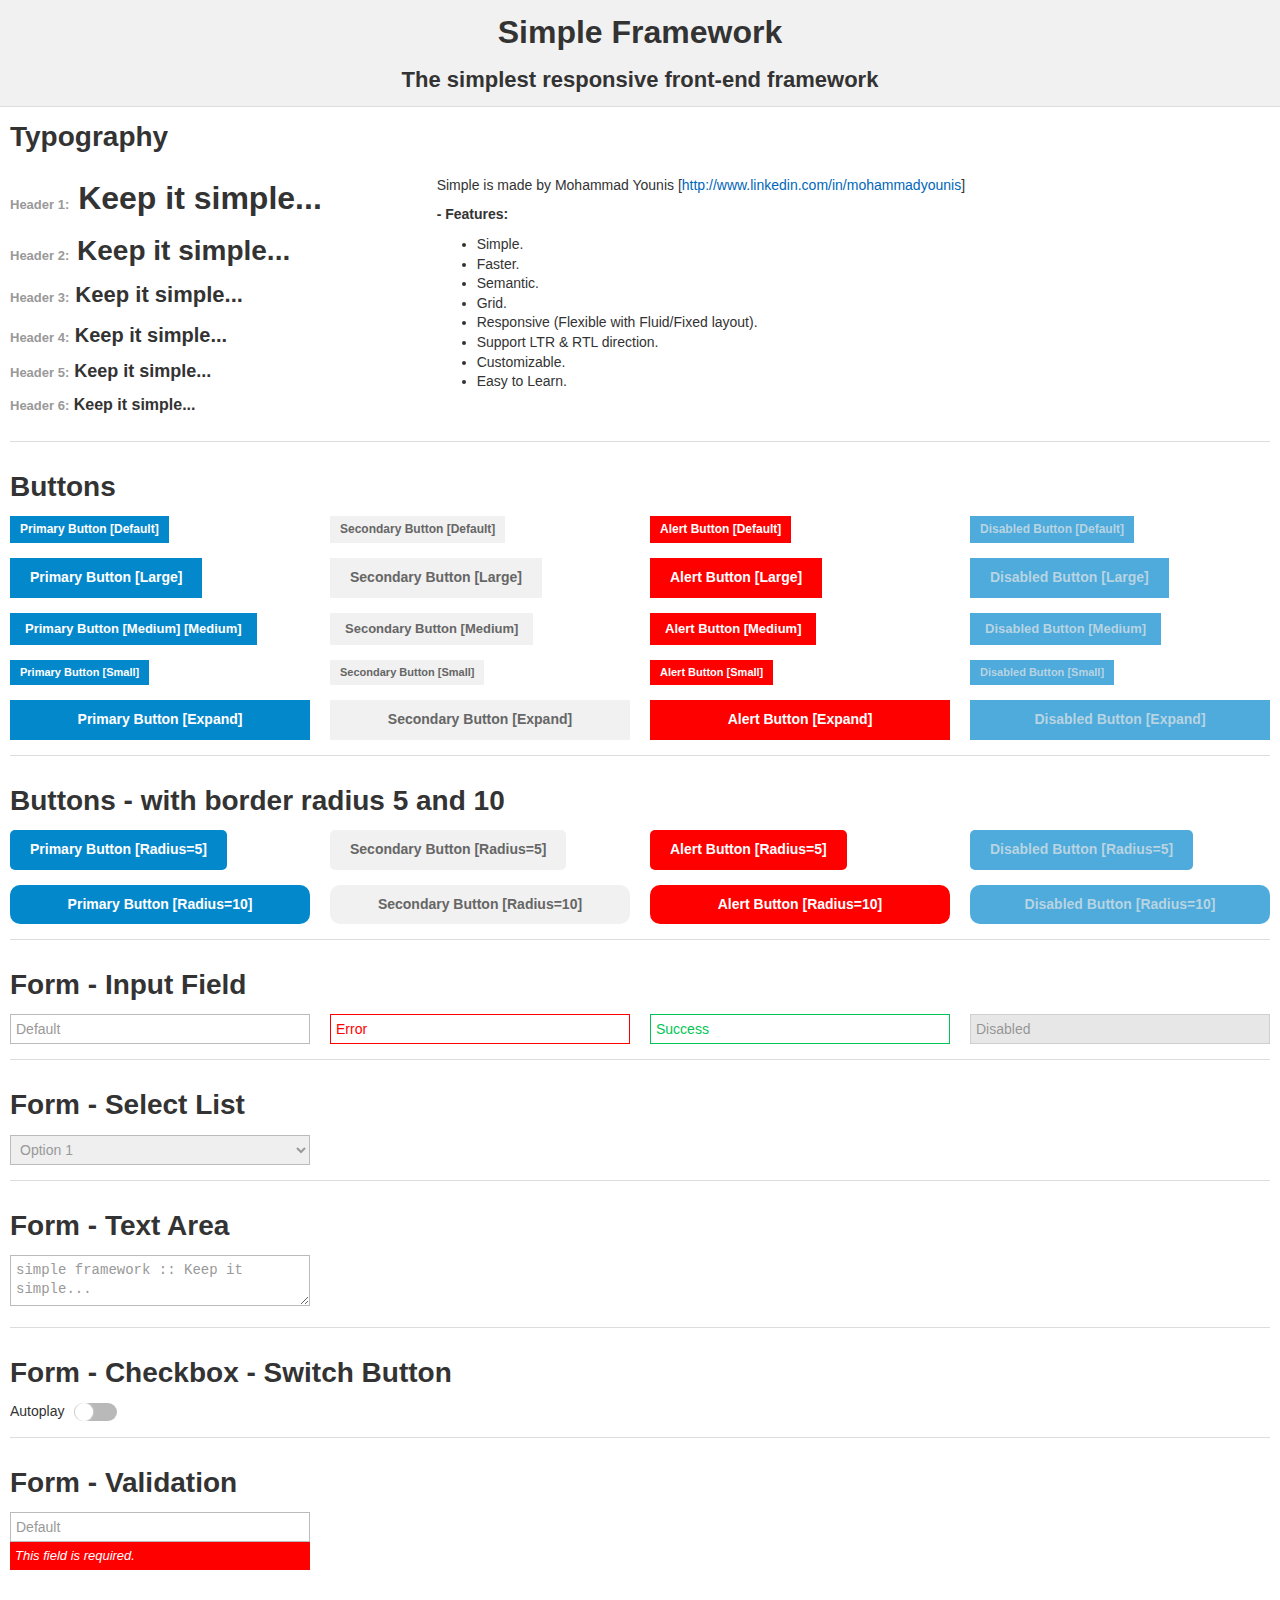
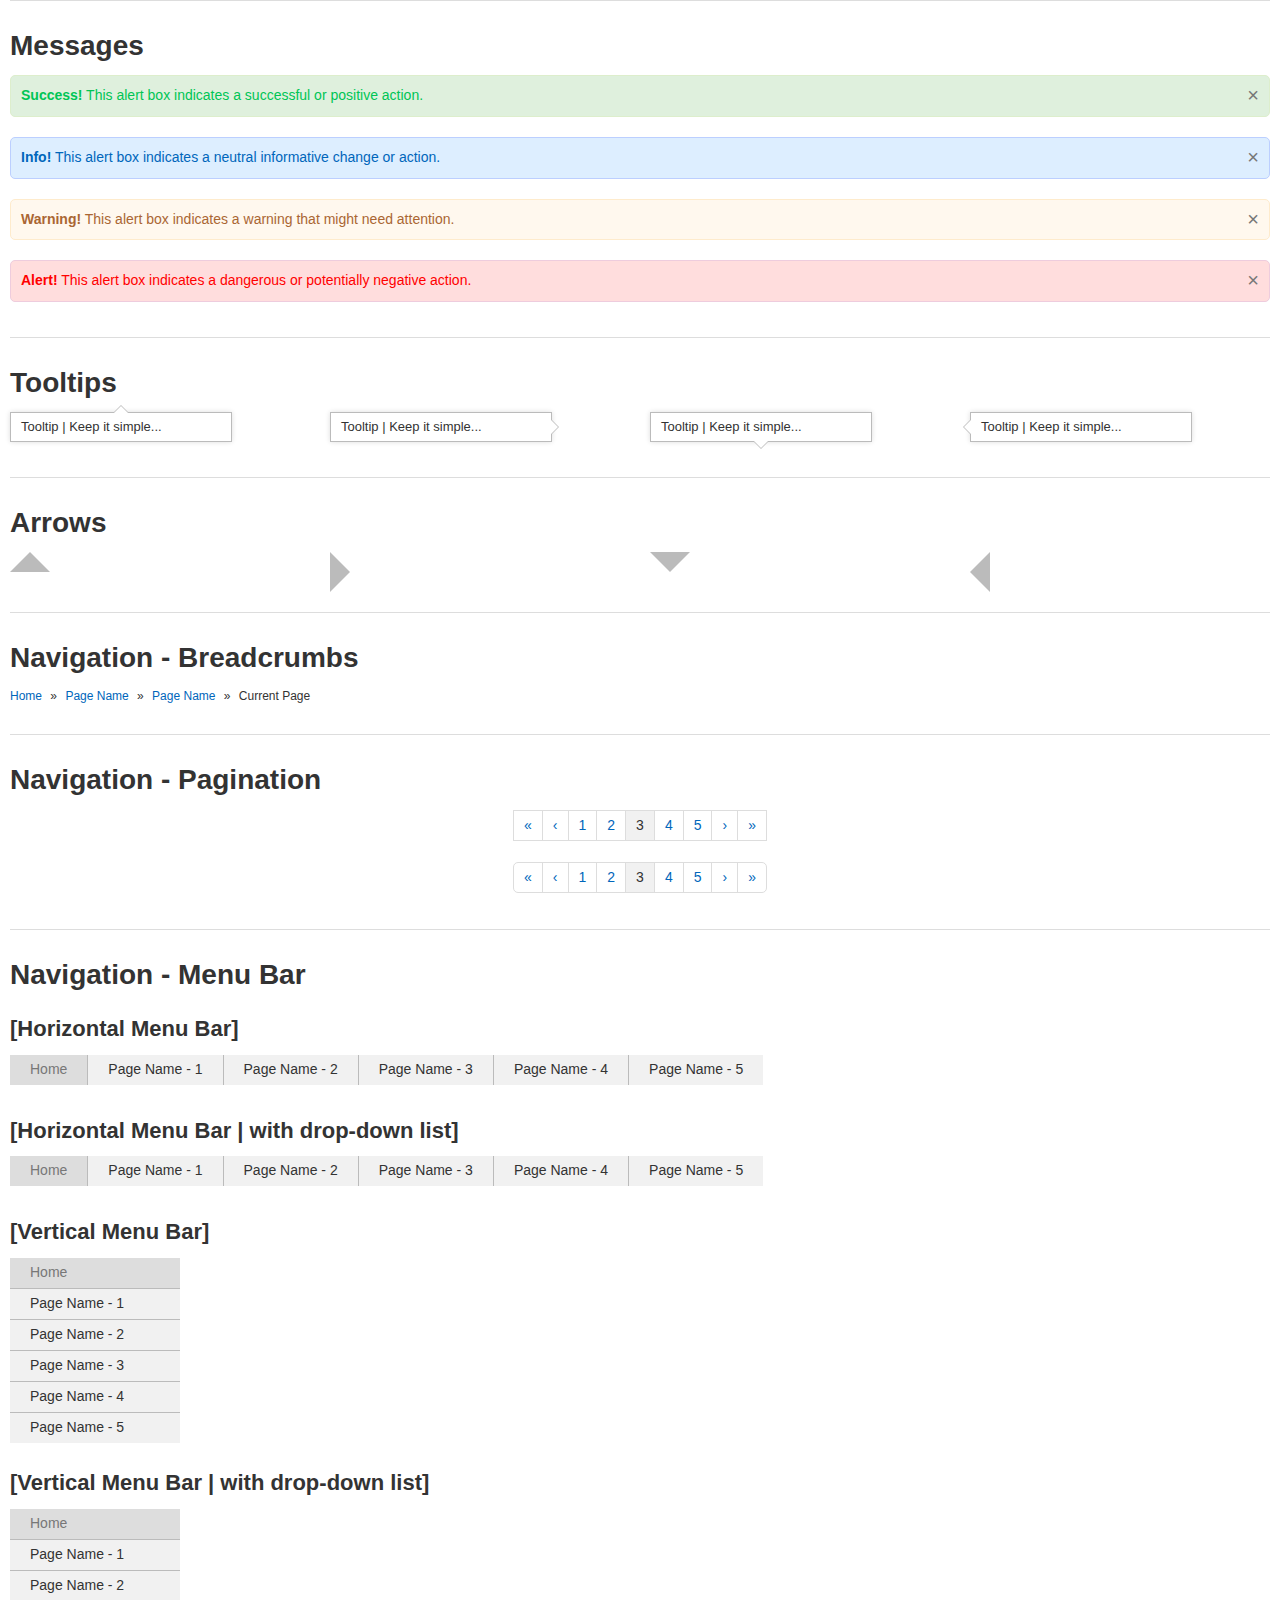
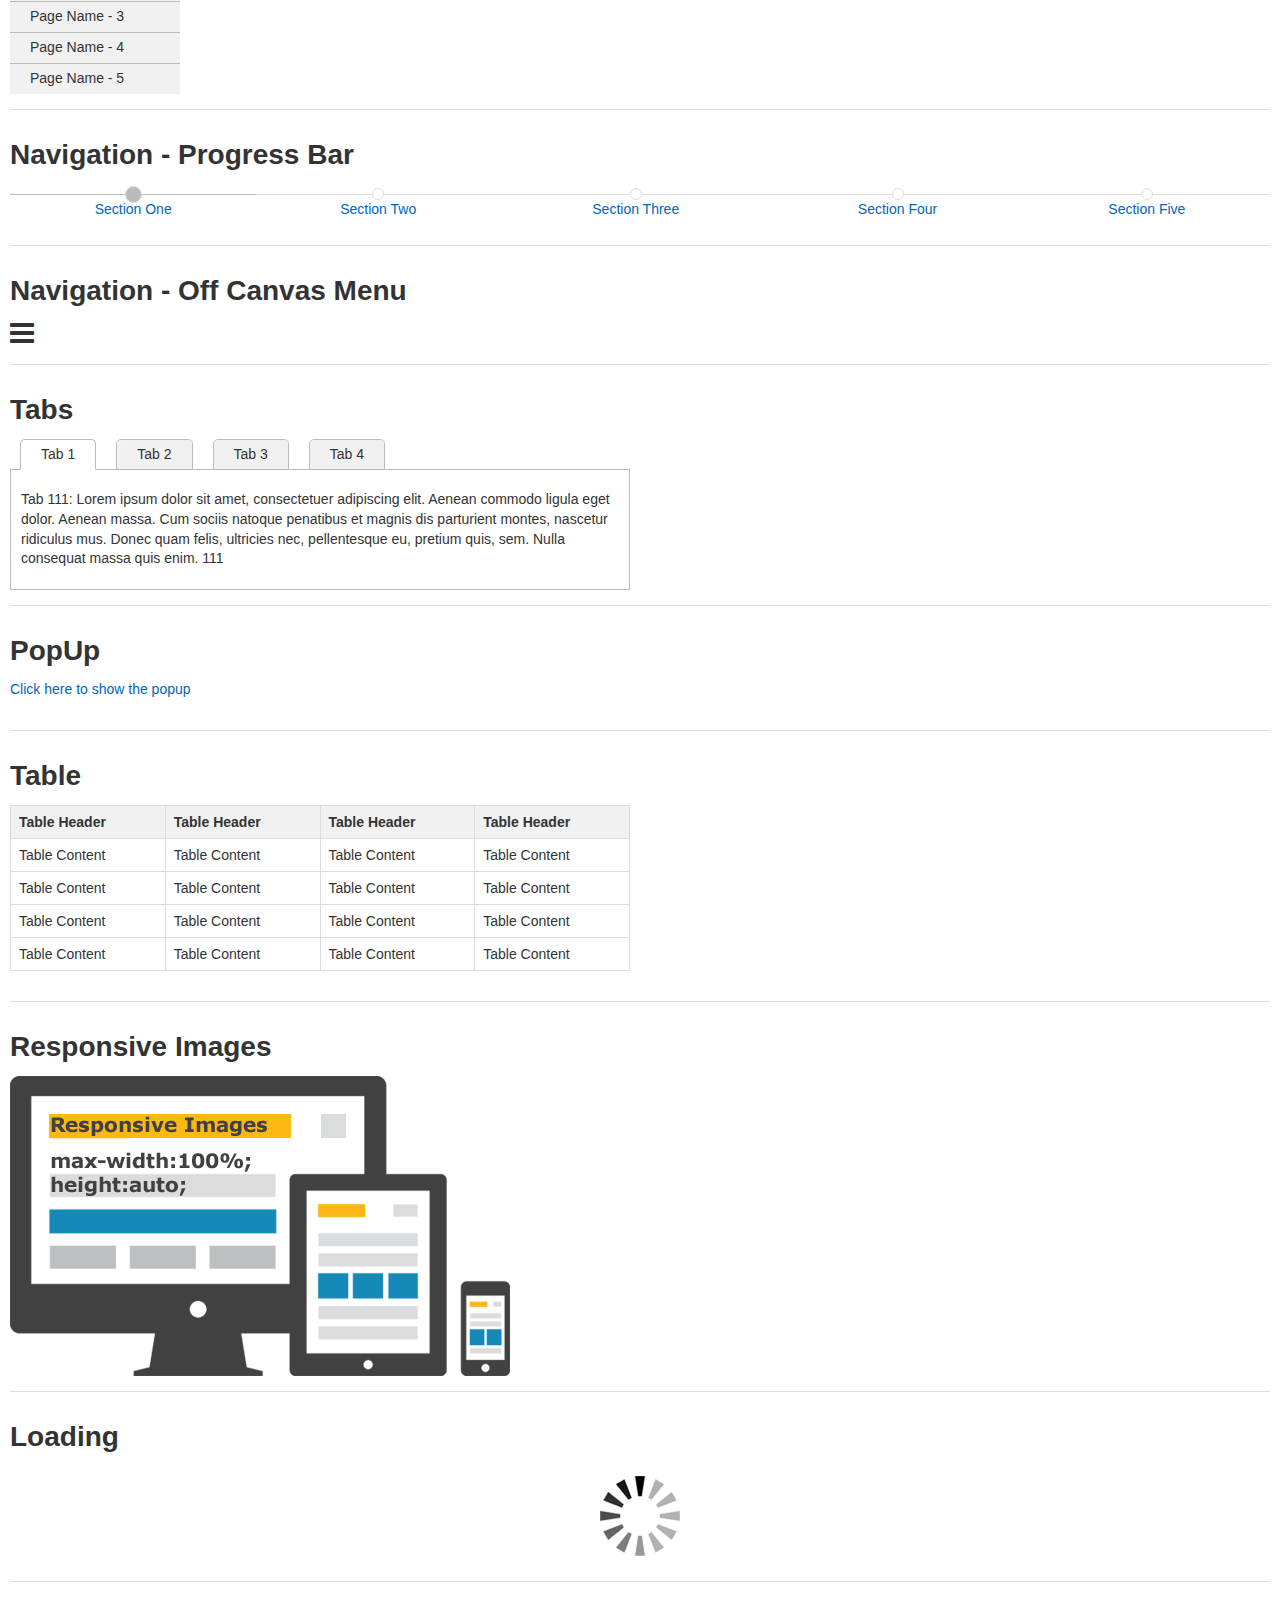
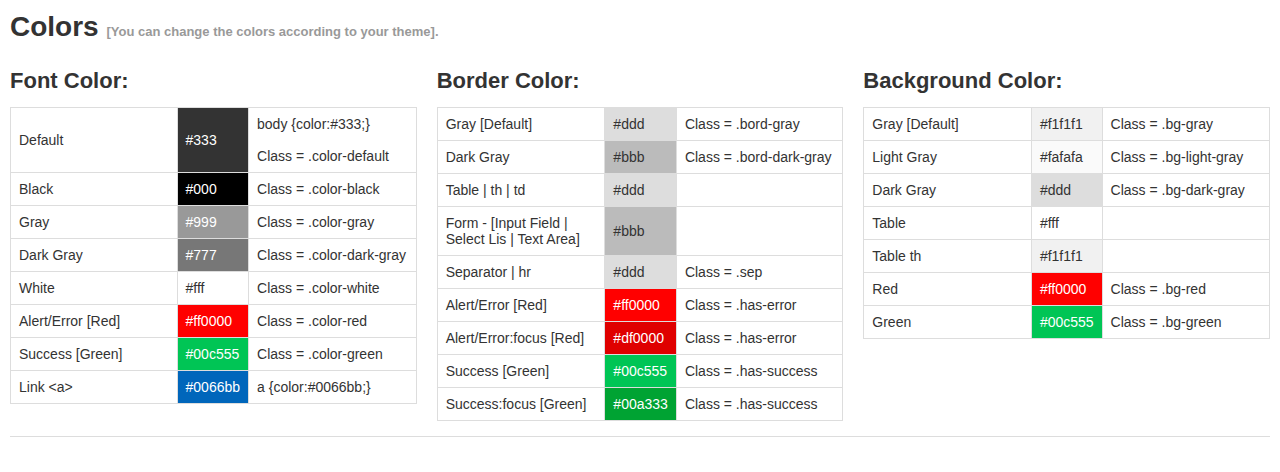
<file: LTR/index.html>
<!doctype html>
<html lang="en">
<head>
<meta charset="utf-8">
<meta name="keywords" content="">
<meta name="description" content="">
<meta name="viewport" content="width=device-width, initial-scale=1.0, maximum-scale=1.0">
<title>simple framework - Keep it simple</title>
<link rel="stylesheet" href="assets/css/simple-1.css">
<link rel="stylesheet" href="assets/css/normalize.css">
<!--[if lt IE 9]>
	<link rel="stylesheet" href="assets/css/simple-on-oldIE.css">
    <script src="assets/js/html5-on-oldIE.js"></script>
<![endif]-->
<!--Font Icons [Font Awesome]-->
<link rel="stylesheet" href="assets/fonts/font-awesome-4.1.0/css/font-awesome.min.css">
<!--/Font Icons [Font Awesome]-->
<script src="assets/js/jquery-1.11.2.min.js"></script>
</head>
<body>
<!--Wrapper-->
<div class="off-menu-wrapper">
  <div class="inner-wrapper"> 
    <!--Navigation - Menu Bar [Off Canvas Menu]-->
    <aside class="off-menu">
      <ul class="item-sep">
        <li><a href="#">Home</a></li>
        <li><span>Page Name - 1</span> 
          <!--Sub Menu-->
          <ul class="item-no-sep">
            <li><a href="#" title="Page Name - 1.1">Page Name - 1.1</a></li>
            <li><a href="#" title="Page Name - 1.2">Page Name - 1.2</a></li>
            <li><a href="#" title="Page Name - 1.3">Page Name - 1.3</a></li>
            <li><a href="#" title="Page Name - 1.4">Page Name - 1.4</a></li>
            <li><a href="#" title="Page Name - 1.5">Page Name - 1.5</a></li>
          </ul>
          <!--/Sub Menu--> 
        </li>
        <li><a href="#">Page Name - 2</a></li>
        <li><a href="#">Page Name - 3</a></li>
        <li><a href="#">Page Name - 4</a></li>
        <li><a href="#">Page Name - 5</a></li>
        <li><a href="#">Page Name - 6</a></li>
        <li><a href="#">Page Name - 7</a></li>
        <li><a href="#">Page Name - 8</a></li>
        <li><a href="#">Page Name - 9</a></li>
        <li><a href="#">Page Name - 10</a></li>
        s
      </ul>
    </aside>
    <a class="close-off-menu" name="startFromTop"></a> 
    <!--/Navigation - Menu Bar [Off Canvas Menu]--> 
    <!--Header-->
    <header class="over-hidden bg-gray text-center sep">
      <h1>Simple Framework</h1>
      <h3>The simplest responsive front-end framework</h3>
    </header>
    <!--/Header--> 
    <!--Content-->
    <section> 
      <!--Typography-->
      <div class="row">
        <h2 class="column">Typography</h2>
        <div class="columns large-4 medium-6 small-12">
          <div>
            <h1><span class="font-small color-gray">Header 1:</span> Keep it simple...</h1>
          </div>
          <div>
            <h2><span class="font-small color-gray">Header 2:</span> Keep it simple...</h2>
          </div>
          <div>
            <h3><span class="font-small color-gray">Header 3:</span> Keep it simple...</h3>
          </div>
          <div>
            <h4><span class="font-small color-gray">Header 4:</span> Keep it simple...</h4>
          </div>
          <div>
            <h5><span class="font-small color-gray">Header 5:</span> Keep it simple...</h5>
          </div>
          <div>
            <h6><span class="font-small color-gray">Header 6:</span> Keep it simple...</h6>
          </div>
        </div>
        <div class="columns large-8 medium-6 small-12">
          <p> Simple is made by Mohammad Younis [<a href="http://www.linkedin.com/in/mohammadyounis" target="_blank">http://www.linkedin.com/in/mohammadyounis</a>] </p>
          <strong>- Features:</strong>
          <ul>
            <li>Simple.</li>
            <li>Faster.</li>
            <li>Semantic.</li>
            <li>Grid.</li>
            <li>Responsive (Flexible with Fluid/Fixed layout).</li>
            <li>Support LTR & RTL direction.</li>
            <li>Customizable.</li>
            <li>Easy to Learn.</li>
          </ul>
        </div>
      </div>
      <div class="column grid-margin">
        <hr>
      </div>
      <!--/Typography--> 
      <!--Buttons-->
      <div class="row">
        <h2 class="column">Buttons</h2>
        <div class="row">
          <div class="columns large-3 medium-3 grid-margin-sm"> <a href="#" class="btn">Primary Button [Default]</a> </div>
          <div class="columns large-3 medium-3 grid-margin-sm"> <a href="#" class="btn btn-secondary">Secondary Button [Default]</a> </div>
          <div class="columns large-3 medium-3 grid-margin-sm"> <a href="#" class="btn btn-alert">Alert Button [Default]</a> </div>
          <div class="columns large-3 medium-3"> <a href="#" class="btn disabled">Disabled Button [Default]</a> </div>
        </div>
        <div class="row">
          <div class="columns large-3 medium-3 grid-margin-sm"> <a href="#" class="btn btn-lg">Primary Button [Large]</a> </div>
          <div class="columns large-3 medium-3 grid-margin-sm"> <a href="#" class="btn btn-secondary btn-lg">Secondary Button [Large]</a> </div>
          <div class="columns large-3 medium-3 grid-margin-sm"> <a href="#" class="btn btn-alert btn-lg">Alert Button [Large]</a> </div>
          <div class="columns large-3 medium-3"> <a href="#" class="btn btn-lg disabled">Disabled Button [Large]</a> </div>
        </div>
        <div class="row">
          <div class="columns large-3 medium-3 grid-margin-sm">
            <input value="Primary Button [Medium] [Medium]" type="button" class="btn btn-med">
          </div>
          <div class="columns large-3 medium-3 grid-margin-sm">
            <input value="Secondary Button [Medium]" type="button" class="btn btn-med btn-secondary">
          </div>
          <div class="columns large-3 medium-3 grid-margin-sm">
            <input value="Alert Button [Medium]" type="button" class="btn btn-med btn-alert">
          </div>
          <div class="columns large-3 medium-3">
            <input value="Disabled Button [Medium]" type="button" class="btn btn-med disabled">
          </div>
        </div>
        <div class="row">
          <div class="columns large-3 medium-3 grid-margin-sm">
            <button class="btn btn-sm">Primary Button [Small]</button>
          </div>
          <div class="columns large-3 medium-3 grid-margin-sm">
            <button class="btn btn-sm btn-secondary">Secondary Button [Small]</button>
          </div>
          <div class="columns large-3 medium-3 grid-margin-sm">
            <button class="btn btn-sm btn-alert">Alert Button [Small]</button>
          </div>
          <div class="columns large-3 medium-3">
            <button class="btn btn-sm disabled">Disabled Button [Small]</button>
          </div>
        </div>
        <div class="row">
          <div class="columns large-3 medium-3 grid-margin-sm"> <a href="#" class="btn btn-lg btn-expand">Primary Button [Expand]</a> </div>
          <div class="columns large-3 medium-3 grid-margin-sm"> <a href="#" class="btn btn-lg btn-secondary btn-expand">Secondary Button [Expand]</a> </div>
          <div class="columns large-3 medium-3 grid-margin-sm"> <a href="#" class="btn btn-lg btn-alert btn-expand">Alert Button [Expand]</a> </div>
          <div class="columns large-3 medium-3"> <a href="#" class="btn btn-lg disabled btn-expand">Disabled Button [Expand]</a> </div>
        </div>
      </div>
      <div class="column grid-margin">
        <hr>
      </div>
      <!--/Buttons--> 
      <!--Buttons - with border radius 5 and 10-->
      <div class="row">
        <h2 class="column">Buttons - with border radius 5 and 10</h2>
        <div class="columns large-3 medium-3 grid-margin-sm"> <a href="#" class="btn btn-lg radius5">Primary Button [Radius=5]</a> </div>
        <div class="columns large-3 medium-3 grid-margin-sm"> <a href="#" class="btn btn-secondary btn-lg radius5">Secondary Button [Radius=5]</a> </div>
        <div class="columns large-3 medium-3 grid-margin-sm"> <a href="#" class="btn btn-alert btn-lg radius5">Alert Button [Radius=5]</a> </div>
        <div class="columns large-3 medium-3"> <a href="#" class="btn btn-lg disabled radius5">Disabled Button [Radius=5]</a> </div>
      </div>
      <div class="row">
        <div class="columns large-3 medium-3 grid-margin-sm"> <a href="#" class="btn btn-lg radius10 btn-expand">Primary Button [Radius=10]</a> </div>
        <div class="columns large-3 medium-3 grid-margin-sm"> <a href="#" class="btn btn-lg btn-secondary radius10 btn-expand">Secondary Button [Radius=10]</a> </div>
        <div class="columns large-3 medium-3 grid-margin-sm"> <a href="#" class="btn btn-lg btn-alert radius10 btn-expand">Alert Button [Radius=10]</a> </div>
        <div class="columns large-3 medium-3"> <a href="#" class="btn btn-lg disabled radius10 btn-expand">Disabled Button [Radius=10]</a> </div>
      </div>
      <div class="column grid-margin">
        <hr>
      </div>
      <!--/Buttons - with border radius 5 and 10--> 
      <!--Form - Input Field-->
      <div class="row">
        <h2 class="column">Form - Input Field</h2>
        <div class="row">
          <div class="columns large-3 medium-3 grid-margin-sm">
            <input value="Default" type="text" class="form-field">
          </div>
          <div class="columns large-3 medium-3 grid-margin-sm">
            <input value="Error" type="text" class="form-field has-error">
          </div>
          <div class="columns large-3 medium-3 grid-margin-sm">
            <input value="Success" type="text" class="form-field has-success">
          </div>
          <div class="columns large-3 medium-3">
            <input value="Disabled" type="text" class="form-field disabled" disabled="disabled">
          </div>
        </div>
      </div>
      <div class="column grid-margin">
        <hr>
      </div>
      <!--/Form - Input Field--> 
      <!--Form - Select List-->
      <div class="row">
        <h2 class="column">Form - Select List</h2>
        <div class="row">
          <div class="columns large-3 medium-3">
            <select class="form-select">
              <option>Option 1</option>
              <option>Option 2</option>
              <option>Option 3</option>
              <option>Option 4</option>
              <option>Option 5</option>
            </select>
          </div>
        </div>
      </div>
      <div class="column grid-margin">
        <hr>
      </div>
      <!--/Form - Select List--> 
      <!--Form - Text Area-->
      <div class="row">
        <h2 class="column">Form - Text Area</h2>
        <div class="row">
          <div class="columns large-3 medium-3">
            <textarea class="form-text-area">simple framework :: Keep it simple...</textarea>
          </div>
        </div>
      </div>
      <div class="column grid-margin">
        <hr>
      </div>
      <!--/Form - Text Area--> 
      
      <!--Form - Switch Button-->
      <div class="row">
        <h2 class="column">Form - Checkbox - Switch Button</h2>
        <div class="row">
          <div class="columns large-3 medium-3">
            <div class="switch-checkbox"> <span class="label">Autoplay</span>
              <div class="checkbox-on-off">
                <input type="checkbox" name="checkboxName" class="checkbox">
                <label class="switch-btn"></label>
              </div>
            </div>
          </div>
        </div>
      </div>
      <div class="column grid-margin">
        <hr>
      </div>
      <!--/Form - Checkbox - Switch Button--> 
      
      <!--Form - Validation-->
      <div class="row">
        <h2 class="column">Form - Validation</h2>
        <div class="row">
          <div class="columns large-3 medium-3">
            <input id="field-data" value="Default" type="text" class="form-field">
            <label for="field-data" class="error">This field is required.</label>
          </div>
        </div>
      </div>
      <div class="column grid-margin">
        <hr>
      </div>
      <!--/Form - Validation--> 
      
      <!--Alert Messages-->
      <div class="row">
        <h2 class="column">Messages</h2>
        <div class="row">
          <div class="columns">
            <div class="alert-message success"> <a href="#" class="close" title="close">×</a> <strong>Success!</strong> This alert box indicates a successful or positive action. </div>
            <div class="alert-message info"> <a href="#" class="close" title="close">×</a> <strong>Info!</strong> This alert box indicates a neutral informative change or action. </div>
            <div class="alert-message warning"> <a href="#" class="close" title="close">×</a> <strong>Warning!</strong> This alert box indicates a warning that might need attention. </div>
            <div class="alert-message alert"> <a href="#" class="close" title="close">×</a> <strong>Alert!</strong> This alert box indicates a dangerous or potentially negative action. </div>
          </div>
        </div>
      </div>
      <div class="column grid-margin">
        <hr>
      </div>
      <!--/Alert Messages--> 
      
      <!--Tooltips-->
      <div class="row">
        <h2 class="column">Tooltips</h2>
        <div class="row">
          <div class="columns large-3 medium-6">
            <div class="tooltip arrow-top">Tooltip | Keep it simple...</div>
            <br>
          </div>
          <div class="columns large-3 medium-6">
            <div class="tooltip arrow-right">Tooltip | Keep it simple...</div>
            <br>
          </div>
          <div class="columns large-3 medium-6">
            <div class="tooltip arrow-bottom">Tooltip | Keep it simple...</div>
            <br>
          </div>
          <div class="columns large-3 medium-6">
            <div class="tooltip arrow-left">Tooltip | Keep it simple...</div>
            <br>
          </div>
        </div>
      </div>
      <div class="column grid-margin">
        <hr>
      </div>
      <!--/Tooltips--> 
      
      <!--Arrows-->
      <div class="row">
        <h2 class="column">Arrows</h2>
        <div class="row">
          <div class="columns large-3 medium-6">
            <span class="arrow arrow-top"></span>
            <br>
          </div>
          <div class="columns large-3 medium-6">
            <span class="arrow arrow-right"></span>
            <br>
          </div>
          <div class="columns large-3 medium-6">
            <span class="arrow arrow-bottom"></span>
            <br>
          </div>
          <div class="columns large-3 medium-6">
            <span class="arrow arrow-left"></span>
            <br>
          </div>
        </div>
      </div>
      <div class="column grid-margin">
        <hr>
      </div>
      <!--/Arrows--> 
      
      <!--Navigation - Breadcrumbs-->
      <div class="row">
        <h2 class="column">Navigation - Breadcrumbs</h2>
        <div class="row">
          <div class="columns">
            <ul class="breadcrumbs">
              <li><a href="#">Home</a></li>
              <li class="sign"> &raquo; </li>
              <li><a href="#">Page Name</a></li>
              <li class="sign"> &raquo; </li>
              <li><a href="#">Page Name</a></li>
              <li class="sign"> &raquo; </li>
              <li class="current">Current Page</li>
            </ul>
          </div>
        </div>
      </div>
      <div class="column grid-margin">
        <hr>
      </div>
      <!--/Navigation - Breadcrumbs--> 
      <!--Navigation - Pagination-->
      <div class="row">
        <h2 class="column">Navigation - Pagination</h2>
        <div class="columns text-center">
          <ul class="pagination">
            <li><a href="#" title="First" class="arrow">&laquo;</a></li>
            <li><a href="#" title="Previous" class="arrow">&lsaquo;</a></li>
            <li><a href="#">1</a></li>
            <li><a href="#">2</a></li>
            <li class="current"><a href="#">3</a></li>
            <li><a href="#">4</a></li>
            <li><a href="#">5</a></li>
            <li><a href="#" title="Next" class="arrow">&rsaquo;</a></li>
            <li><a href="#" title="Last" class="arrow">&raquo;</a></li>
          </ul>
          <div class="clear"></div>
          <ul class="pagination radius">
            <li><a href="#" title="First" class="arrow">&laquo;</a></li>
            <li><a href="#" title="Previous" class="arrow">&lsaquo;</a></li>
            <li><a href="#">1</a></li>
            <li><a href="#">2</a></li>
            <li class="current"><a href="#">3</a></li>
            <li><a href="#">4</a></li>
            <li><a href="#">5</a></li>
            <li><a href="#" title="Next" class="arrow">&rsaquo;</a></li>
            <li><a href="#" title="Last" class="arrow">&raquo;</a></li>
          </ul>
        </div>
      </div>
      <div class="column grid-margin">
        <hr>
      </div>
      <!--/Navigation - Pagination--> 
      <!--Navigation - Menu Bar-->
      <div class="row">
        <div class="column">
          <h2>Navigation - Menu Bar</h2>
          <!--Horizontal Menu Bar-->
          <div class="row">
            <h3>[Horizontal Menu Bar]</h3>
            <div class="nav-bar-toggle hidden-desktop">Menu</div>
            <nav class="nav-bar nav-horizontal">
              <ul>
                <li class="active"><a href="#" title="Home">Home</a></li>
                <li><a href="#" title="Page Name - 1">Page Name - 1</a></li>
                <li><a href="#" title="Page Name - 2">Page Name - 2</a></li>
                <li><a href="#" title="Page Name - 3">Page Name - 3</a></li>
                <li><a href="#" title="Page Name - 4">Page Name - 4</a></li>
                <li><a href="#" title="Page Name - 5">Page Name - 5</a></li>
              </ul>
            </nav>
          </div>
          <!--/Horizontal Menu Bar--> 
          <!--Horizontal Menu Bar - with drop-down list-->
          <div class="row">
            <h3>[Horizontal Menu Bar | with drop-down list]</h3>
            <div class="nav-bar-toggle hidden-desktop">Menu</div>
            <nav class="nav-bar nav-horizontal">
              <ul>
                <li class="active"><a href="#" title="Home">Home</a></li>
                <li><a href="#" title="Page Name - 1">Page Name - 1</a> 
                  <!--Sub Menu-->
                  <ul class="sub-nav">
                    <li><a href="#" title="Page Name - 1.1">Page Name - 1.1</a> 
                      <!--Sub Menu-->
                      <ul class="sub-nav">
                        <li><a href="#" title="Page Name - 1.1">Page Name - 1.1</a> 
                          <!--Sub Menu-->
                          <ul class="sub-nav">
                            <li><a href="#" title="Page Name - 1.1">Page Name - 1.1</a></li>
                            <li><a href="#" title="Page Name - 1.2">Page Name - 1.2</a></li>
                            <li><a href="#" title="Page Name - 1.3">Page Name - 1.3</a></li>
                            <li><a href="#" title="Page Name - 1.4">Page Name - 1.4</a></li>
                            <li><a href="#" title="Page Name - 1.5">Page Name - 1.5</a></li>
                          </ul>
                          <!--/Sub Menu--> 
                        </li>
                        <li><a href="#" title="Page Name - 1.2">Page Name - 1.2</a></li>
                        <li><a href="#" title="Page Name - 1.3">Page Name - 1.3</a></li>
                        <li><a href="#" title="Page Name - 1.4">Page Name - 1.4</a></li>
                        <li><a href="#" title="Page Name - 1.5">Page Name - 1.5</a></li>
                      </ul>
                      <!--/Sub Menu--> 
                    </li>
                    <li><a href="#" title="Page Name - 1.2">Page Name - 1.2</a> 
                      <!--Sub Menu-->
                      <ul class="sub-nav">
                        <li><a href="#" title="Page Name - 1.1">Page Name - 1.1</a></li>
                        <li><a href="#" title="Page Name - 1.2">Page Name - 1.2</a></li>
                        <li><a href="#" title="Page Name - 1.3">Page Name - 1.3</a></li>
                        <li><a href="#" title="Page Name - 1.4">Page Name - 1.4</a></li>
                        <li><a href="#" title="Page Name - 1.5">Page Name - 1.5</a></li>
                      </ul>
                      <!--/Sub Menu--> 
                    </li>
                    <li><a href="#" title="Page Name - 1.3">Page Name - 1.3</a></li>
                    <li><a href="#" title="Page Name - 1.4">Page Name - 1.4</a></li>
                    <li><a href="#" title="Page Name - 1.5">Page Name - 1.5</a></li>
                  </ul>
                  <!--/Sub Menu--> 
                </li>
                <li><a href="#" title="Page Name - 2">Page Name - 2</a></li>
                <li><a href="#" title="Page Name - 3">Page Name - 3</a></li>
                <li><a href="#" title="Page Name - 4">Page Name - 4</a></li>
                <li><a href="#" title="Page Name - 5">Page Name - 5</a></li>
              </ul>
            </nav>
          </div>
          <!--/Horizontal Menu Bar - with drop-down list--> 
          <!--Vertical Menu Bar-->
          <div class="row">
            <h3>[Vertical Menu Bar]</h3>
            <div class="nav-bar-toggle hidden-desktop">Menu</div>
            <nav class="nav-bar nav-vertical">
              <ul>
                <li class="active"><a href="#" title="Home">Home</a></li>
                <li><a href="#" title="Page Name - 1">Page Name - 1</a></li>
                <li><a href="#" title="Page Name - 2">Page Name - 2</a></li>
                <li><a href="#" title="Page Name - 3">Page Name - 3</a></li>
                <li><a href="#" title="Page Name - 4">Page Name - 4</a></li>
                <li><a href="#" title="Page Name - 5">Page Name - 5</a></li>
              </ul>
            </nav>
          </div>
          <!--/Vertical Menu Bar--> 
          <!--Vertical Menu Bar - with drop-down list-->
          <div class="row">
            <h3>[Vertical Menu Bar | with drop-down list]</h3>
            <div class="nav-bar-toggle hidden-desktop">Menu</div>
            <nav class="nav-bar nav-vertical">
              <ul>
                <li class="active"><a href="#" title="Home">Home</a></li>
                <li><a href="#" title="Page Name - 1">Page Name - 1</a> 
                  <!--Sub Menu-->
                  <ul class="sub-nav">
                    <li><a href="#" title="Page Name - 1.1">Page Name - 1.1</a> 
                      <!--Sub Menu-->
                      <ul class="sub-nav">
                        <li><a href="#" title="Page Name - 1.1">Page Name - 1.1</a></li>
                        <li><a href="#" title="Page Name - 1.2">Page Name - 1.2</a></li>
                        <li><a href="#" title="Page Name - 1.3">Page Name - 1.3</a></li>
                        <li><a href="#" title="Page Name - 1.4">Page Name - 1.4</a></li>
                        <li><a href="#" title="Page Name - 1.5">Page Name - 1.5</a></li>
                      </ul>
                      <!--/Sub Menu--> 
                    </li>
                    <li><a href="#" title="Page Name - 1.2">Page Name - 1.2</a></li>
                    <li><a href="#" title="Page Name - 1.3">Page Name - 1.3</a></li>
                    <li><a href="#" title="Page Name - 1.4">Page Name - 1.4</a></li>
                    <li><a href="#" title="Page Name - 1.5">Page Name - 1.5</a></li>
                  </ul>
                  <!--/Sub Menu--> 
                </li>
                <li><a href="#" title="Page Name - 2">Page Name - 2</a> 
                  <!--Sub Menu-->
                  <ul class="sub-nav">
                    <li><a href="#" title="Page Name - 1.1">Page Name - 1.1</a></li>
                    <li><a href="#" title="Page Name - 1.2">Page Name - 1.2</a></li>
                    <li><a href="#" title="Page Name - 1.3">Page Name - 1.3</a></li>
                    <li><a href="#" title="Page Name - 1.4">Page Name - 1.4</a></li>
                    <li><a href="#" title="Page Name - 1.5">Page Name - 1.5</a></li>
                  </ul>
                  <!--/Sub Menu--> 
                </li>
                <li><a href="#" title="Page Name - 3">Page Name - 3</a></li>
                <li><a href="#" title="Page Name - 4">Page Name - 4</a></li>
                <li><a href="#" title="Page Name - 5">Page Name - 5</a></li>
              </ul>
            </nav>
          </div>
          <!--/Vertical Menu Bar - with drop-down list--> 
        </div>
      </div>
      <div class="column grid-margin hidden-tablet hidden-mobile">
        <hr>
      </div>
      <!--/Navigation - Menu Bar--> 
      
      <!--Navigation - Progress Bar-->
      <div class="row">
        <div class="column">
          <h2>Navigation - Progress Bar</h2>
          <nav class="nav-progress">
            <ul>
              <li class="active"><a href="#">Section One</a><span class="bullet"></span></li>
              <li><a href="#">Section Two</a><span class="bullet"></span></li>
              <li><a href="#">Section Three</a><span class="bullet"></span></li>
              <li><a href="#">Section Four</a><span class="bullet"></span></li>
              <li><a href="#">Section Five</a><span class="bullet"></span></li>
            </ul>
          </nav>
        </div>
      </div>
      <div class="column grid-margin">
        <hr>
      </div>
      <!--/Navigation - Progress Bar--> 
      
      <!--Navigation - Off Canvas Menu-->
      <div class="row">
        <div class="column">
          <h2>Navigation - Off Canvas Menu</h2>
          <a class="fa fa-navicon fa-2x off-menu-icon" href="#startFromTop"></a> </div>
      </div>
      <div class="column grid-margin">
        <hr>
      </div>
      <!--/Navigation - Off Canvas Menu--> 
      
      <!--Tabs-->
      <div class="row">
        <h2 class="column">Tabs</h2>
        <div class="columns large-6">
          <div class="tabs">
            <div class="tab-links">
              <ul>
                <li class="active"><a href="#tab1">Tab 1</a></li>
                <li><a href="#tab2">Tab 2</a></li>
                <li><a href="#tab3">Tab 3</a></li>
                <li><a href="#tab4">Tab 4</a></li>
              </ul>
            </div>
            <div class="tab-content">
              <div id="tab1" class="tab active">
                <p>Tab 111: Lorem ipsum dolor sit amet, consectetuer adipiscing elit. Aenean commodo ligula eget dolor. Aenean massa. Cum sociis natoque penatibus et magnis dis parturient montes, nascetur ridiculus mus. Donec quam felis, ultricies nec, pellentesque eu, pretium quis, sem. Nulla consequat massa quis enim. 111</p>
              </div>
              <div id="tab2" class="tab">
                <p>Tab 222: Lorem ipsum dolor sit amet, consectetuer adipiscing elit. Aenean commodo ligula eget dolor. Aenean massa. Cum sociis natoque penatibus et magnis dis parturient montes, nascetur ridiculus mus. Donec quam felis, ultricies nec, pellentesque eu, pretium quis, sem. Nulla consequat massa quis enim. 222</p>
              </div>
              <div id="tab3" class="tab">
                <p>Tab 333: Lorem ipsum dolor sit amet, consectetuer adipiscing elit. Aenean commodo ligula eget dolor. Aenean massa. Cum sociis natoque penatibus et magnis dis parturient montes, nascetur ridiculus mus. Donec quam felis, ultricies nec, pellentesque eu, pretium quis, sem. Nulla consequat massa quis enim. 333</p>
              </div>
              <div id="tab4" class="tab">
                <p>Tab 444: Lorem ipsum dolor sit amet, consectetuer adipiscing elit. Aenean commodo ligula eget dolor. Aenean massa. Cum sociis natoque penatibus et magnis dis parturient montes, nascetur ridiculus mus. Donec quam felis, ultricies nec, pellentesque eu, pretium quis, sem. Nulla consequat massa quis enim. 444</p>
              </div>
            </div>
          </div>
        </div>
      </div>
      <div class="column grid-margin">
        <hr>
      </div>
      <!--/Tabs--> 
      <!--PopUp-->
      <div class="row">
        <h2 class="column">PopUp</h2>
        <div class="columns large-3 medium-6">
          <div class="grid-margin"><a href="#" class="popup-icon" title="Click here to show the popup">Click here to show the popup</a></div>
          <div class="popup-overlay"></div>
          <div class="popup-container"> <a href="#" class="close">X</a>
            <div class="content heightFixed">
              <h3>Keep it simple...</h3>
              <p>Lorem ipsum dolor sit amet, consectetuer adipiscing elit. Aenean commodo ligula eget dolor. Aenean massa. Cum sociis natoque penatibus et magnis dis parturient montes, nascetur ridiculus mus. Donec quam felis, ultricies nec, pellentesque eu, pretium quis, sem. Nulla consequat massa quis enim.</p>
              <p>Lorem ipsum dolor sit amet, consectetuer adipiscing elit. Aenean commodo ligula eget dolor. Aenean massa. Cum sociis natoque penatibus et magnis dis parturient montes, nascetur ridiculus mus. Donec quam felis, ultricies nec, pellentesque eu, pretium quis, sem. Nulla consequat massa quis enim.</p>
              <p>Lorem ipsum dolor sit amet, consectetuer adipiscing elit. Aenean commodo ligula eget dolor. Aenean massa. Cum sociis natoque penatibus et magnis dis parturient montes, nascetur ridiculus mus. Donec quam felis, ultricies nec, pellentesque eu, pretium quis, sem. Nulla consequat massa quis enim.</p>
              <p>Lorem ipsum dolor sit amet, consectetuer adipiscing elit. Aenean commodo ligula eget dolor. Aenean massa. Cum sociis natoque penatibus et magnis dis parturient montes, nascetur ridiculus mus. Donec quam felis, ultricies nec, pellentesque eu, pretium quis, sem. Nulla consequat massa quis enim.</p>
            </div>
          </div>
        </div>
      </div>
      <div class="column grid-margin">
        <hr>
      </div>
      <!--/PopUp--> 
      <!--Table-->
      <div class="row">
        <h2 class="column">Table</h2>
        <div class="row">
          <div class="columns large-6 medium-8">
            <table>
              <thead>
                <tr>
                  <th scope="col">Table Header</th>
                  <th scope="col">Table Header</th>
                  <th scope="col">Table Header</th>
                  <th scope="col">Table Header</th>
                </tr>
              </thead>
              <tbody>
                <tr>
                  <td>Table Content</td>
                  <td>Table Content</td>
                  <td>Table Content</td>
                  <td>Table Content</td>
                </tr>
                <tr>
                  <td>Table Content</td>
                  <td>Table Content</td>
                  <td>Table Content</td>
                  <td>Table Content</td>
                </tr>
                <tr>
                  <td>Table Content</td>
                  <td>Table Content</td>
                  <td>Table Content</td>
                  <td>Table Content</td>
                </tr>
                <tr>
                  <td>Table Content</td>
                  <td>Table Content</td>
                  <td>Table Content</td>
                  <td>Table Content</td>
                </tr>
              </tbody>
            </table>
          </div>
        </div>
      </div>
      <div class="column grid-margin">
        <hr>
      </div>
      <!--/Table--> 
      <!--Responsive Images-->
      <div class="row">
        <h2 class="column">Responsive Images</h2>
        <div class="row">
          <div class="columns"> <img src="assets/imgs/responsive-web-design.png" alt="Responsive Web Design"> </div>
        </div>
      </div>
      <div class="column grid-margin">
        <hr>
      </div>
      <!--/Responsive Images--> 
      <!--Loading-->
      <div class="row">
        <h2 class="column">Loading</h2>
        <div class="row">
          <div class="columns loading"><div class="icon"></div></div>
        </div>
      </div>
      <div class="column grid-margin">
        <hr>
      </div>
      <!--/Loading--> 
      <!--Colors-->
      <div class="row">
        <h2 class="column">Colors <span class="font-small color-gray">[You can change the colors according to your theme].</span></h2>
        <div class="row"> 
          <!--Font Color-->
          <div class="columns large-4 grid-margin-med-sm">
            <h3>Font Color:</h3>
            <table class="mar-0">
              <tr>
                <td class="five">Default</td>
                <td class="two color-white" style="background-color:#333;">#333</td>
                <td class="five">body {color:#333;} <br>
                  <br>
                  Class = .color-default</td>
              </tr>
              <tr>
                <td class="five">Black</td>
                <td class="two color-white" style="background-color:#000;">#000</td>
                <td class="five">Class = .color-black</td>
              </tr>
              <tr>
                <td class="five">Gray</td>
                <td class="two color-white" style="background-color:#999;">#999</td>
                <td class="five"> Class = .color-gray</td>
              </tr>
              <tr>
                <td class="five">Dark Gray</td>
                <td class="two color-white" style="background-color:#777;">#777</td>
                <td class="five"> Class = .color-dark-gray</td>
              </tr>
              <tr>
                <td class="five">White</td>
                <td class="two">#fff</td>
                <td class="five">Class = .color-white</td>
              </tr>
              <tr>
                <td class="five">Alert/Error [Red]</td>
                <td class="two color-white" style="background-color:#ff0000;">#ff0000</td>
                <td class="five">Class = .color-red</td>
              </tr>
              <tr>
                <td class="five">Success [Green]</td>
                <td class="two color-white" style="background-color:#00c555;">#00c555</td>
                <td class="five">Class = .color-green</td>
              </tr>
              <tr>
                <td class="five">Link &lt;a&gt;</td>
                <td class="two color-white" style="background-color:#0066bb;">#0066bb</td>
                <td class="five">a {color:#0066bb;}</td>
              </tr>
            </table>
          </div>
          <!--/Font Color--> 
          <!--Border Color-->
          <div class="columns large-4 grid-margin-med-sm">
            <h3>Border Color:</h3>
            <table class="mar-0">
              <tr>
                <td class="five">Gray [Default]</td>
                <td class="two" style="background-color:#ddd;">#ddd</td>
                <td class="five">Class = .bord-gray</td>
              </tr>
              <tr>
                <td class="five">Dark Gray</td>
                <td class="two" style="background-color:#bbb;">#bbb</td>
                <td class="five">Class = .bord-dark-gray</td>
              </tr>
              <tr>
                <td class="five">Table | th | td</td>
                <td class="two" style="background-color:#ddd;">#ddd</td>
                <td class="five"></td>
              </tr>
              <tr>
                <td class="five">Form - [Input Field | Select Lis | Text Area]</td>
                <td class="two" style="background-color:#bbb;">#bbb</td>
                <td class="five"></td>
              </tr>
              <tr>
                <td class="five">Separator | hr</td>
                <td class="two" style="background-color:#ddd;">#ddd</td>
                <td class="five">Class = .sep</td>
              </tr>
              <tr>
                <td class="five">Alert/Error [Red]</td>
                <td class="two color-white" style="background-color:#ff0000;">#ff0000</td>
                <td class="five">Class = .has-error</td>
              </tr>
              <tr>
                <td class="five">Alert/Error:focus [Red]</td>
                <td class="two color-white" style="background-color:#df0000;">#df0000</td>
                <td class="five">Class = .has-error</td>
              </tr>
              <tr>
                <td class="five">Success [Green]</td>
                <td class="two color-white" style="background-color:#00c555;">#00c555</td>
                <td class="five">Class = .has-success</td>
              </tr>
              <tr>
                <td class="five">Success:focus [Green]</td>
                <td class="two color-white" style="background-color:#00a333;">#00a333</td>
                <td class="five">Class = .has-success</td>
              </tr>
            </table>
          </div>
          <!--/Border Color--> 
          <!--Background Color-->
          <div class="columns large-4">
            <h3>Background Color:</h3>
            <table class="mar-0">
              <tr>
                <td class="five">Gray [Default]</td>
                <td class="two bg-gray">#f1f1f1</td>
                <td class="five">Class = .bg-gray</td>
              </tr>
              <tr>
                <td class="five">Light Gray</td>
                <td class="two bg-light-gray">#fafafa</td>
                <td class="five">Class = .bg-light-gray</td>
              </tr>
              <tr>
                <td class="five">Dark Gray</td>
                <td class="two bg-dark-gray">#ddd</td>
                <td class="five">Class = .bg-dark-gray</td>
              </tr>
              <tr>
                <td class="five">Table</td>
                <td class="two">#fff</td>
                <td class="five"></td>
              </tr>
              <tr>
                <td class="five">Table th</td>
                <td class="two bg-gray">#f1f1f1</td>
                <td class="five"></td>
              </tr>
              <tr>
                <td class="five">Red</td>
                <td class="two bg-red color-white">#ff0000</td>
                <td class="five">Class = .bg-red</td>
              </tr>
              <tr>
                <td class="five">Green</td>
                <td class="two bg-green color-white">#00c555</td>
                <td class="five">Class = .bg-green</td>
              </tr>
            </table>
          </div>
          <!--/Background Color--> 
        </div>
      </div>
      <div class="column grid-margin">
        <hr>
        <br>
      </div>
      <!--/Colors--> 
    </section>
    <!--/Content--> 
  </div>
</div>
<!--/Wrapper--> 
<a href="#" class="back-to-top"><span class="arrow"></span> Back to Top</a> 
<script src="assets/js/script.js"></script>
</body>
</html>
</file>
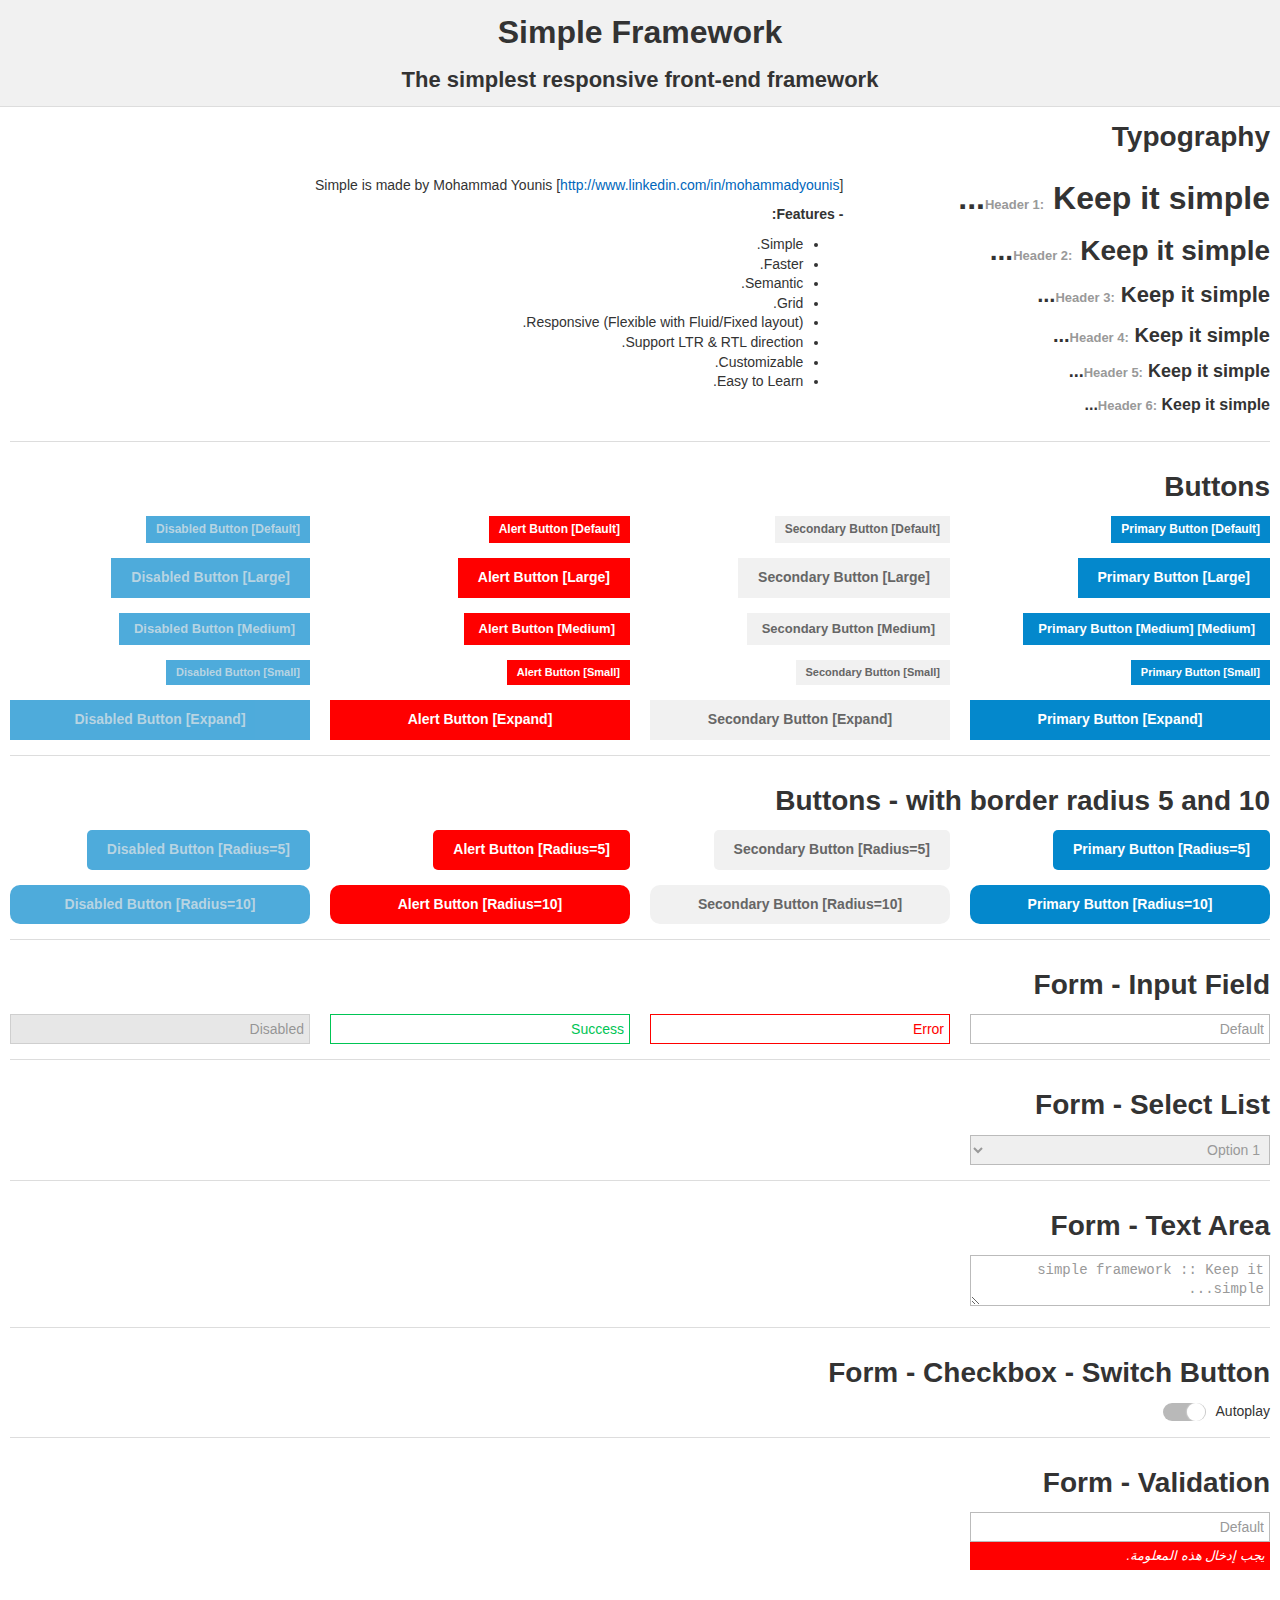
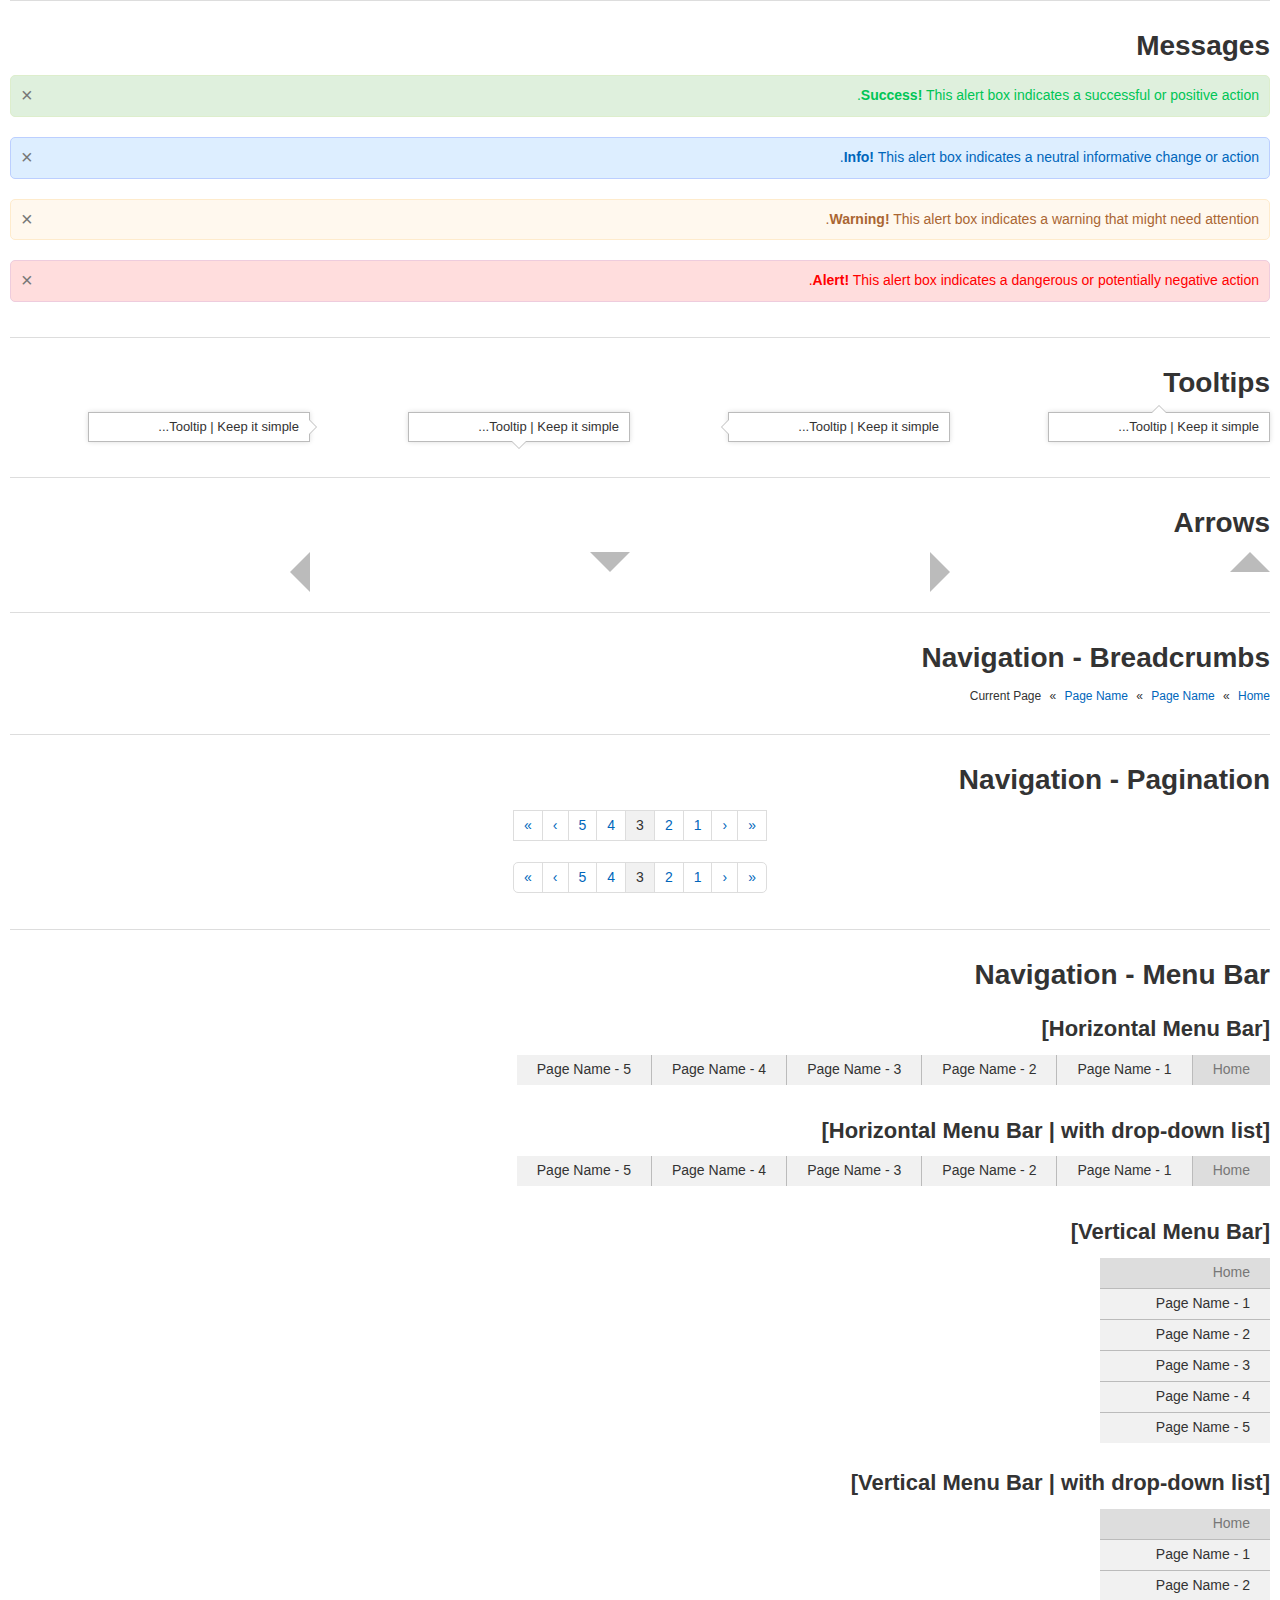
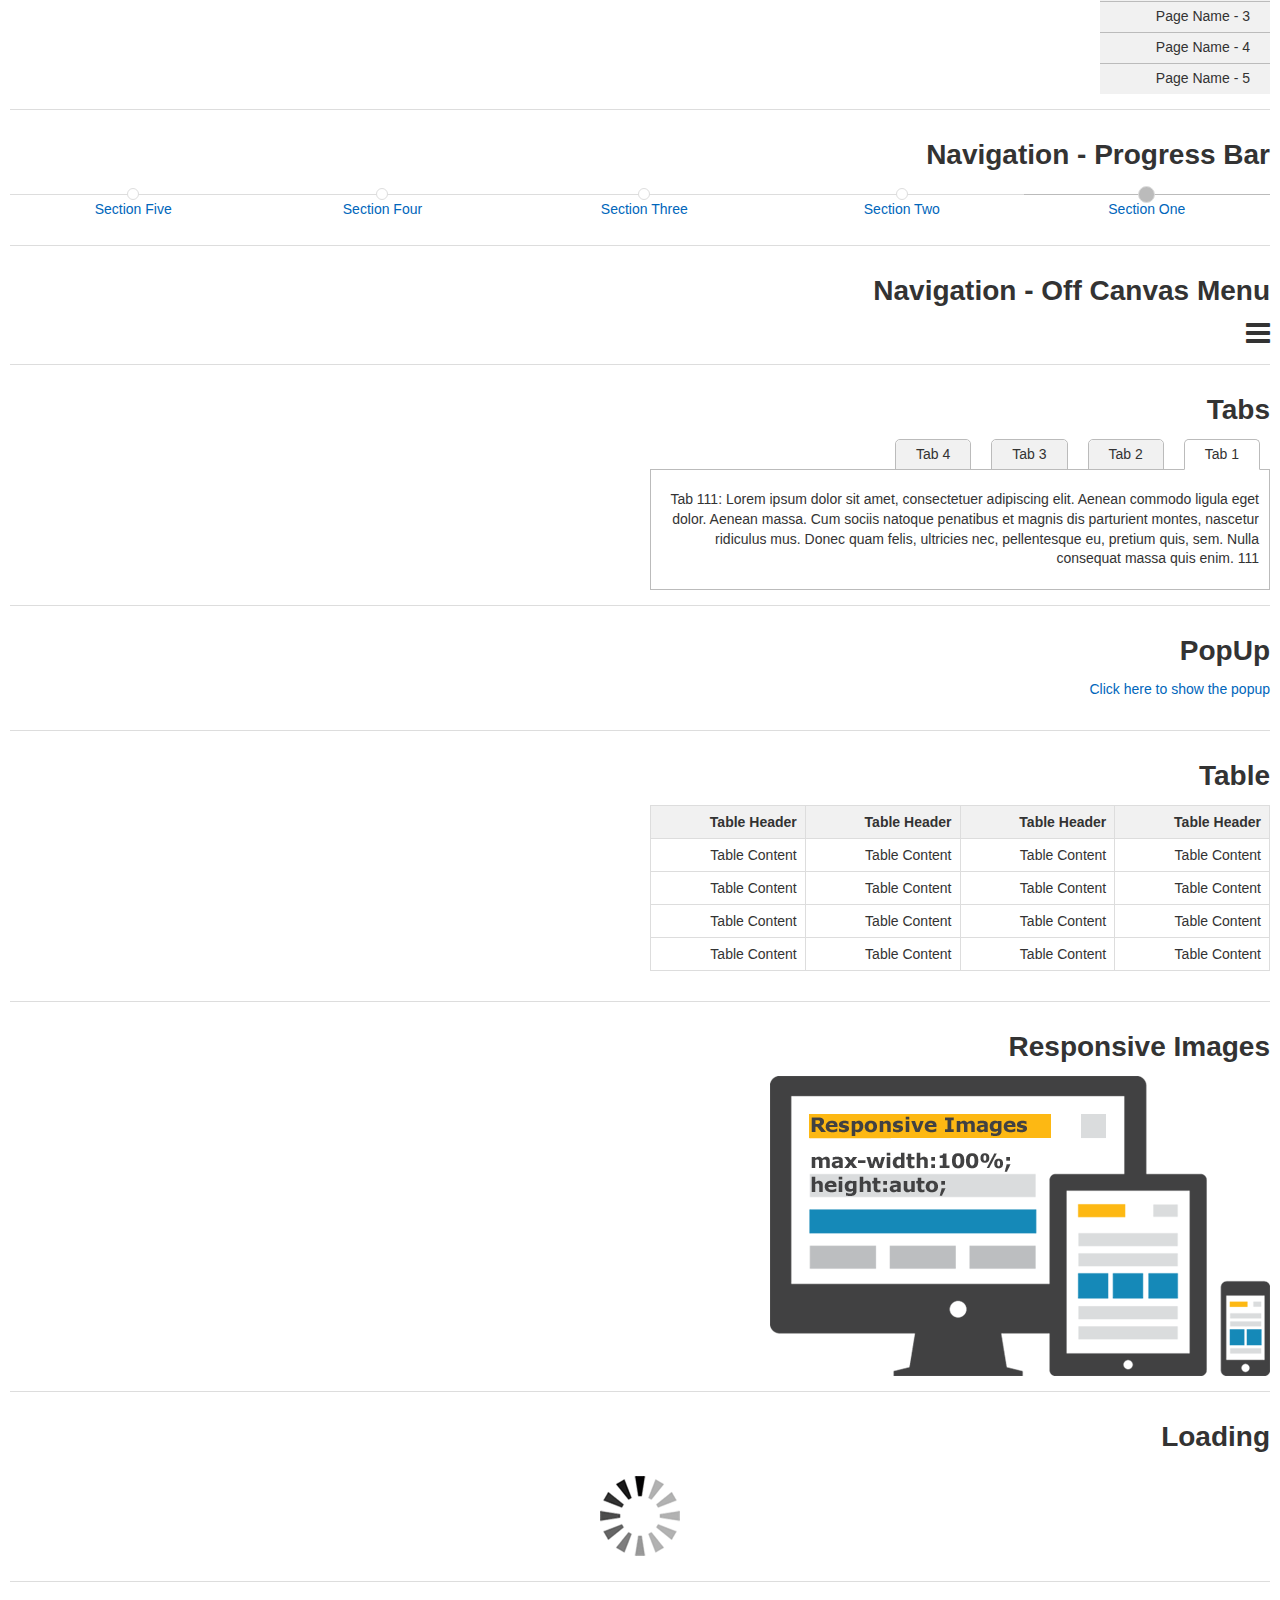
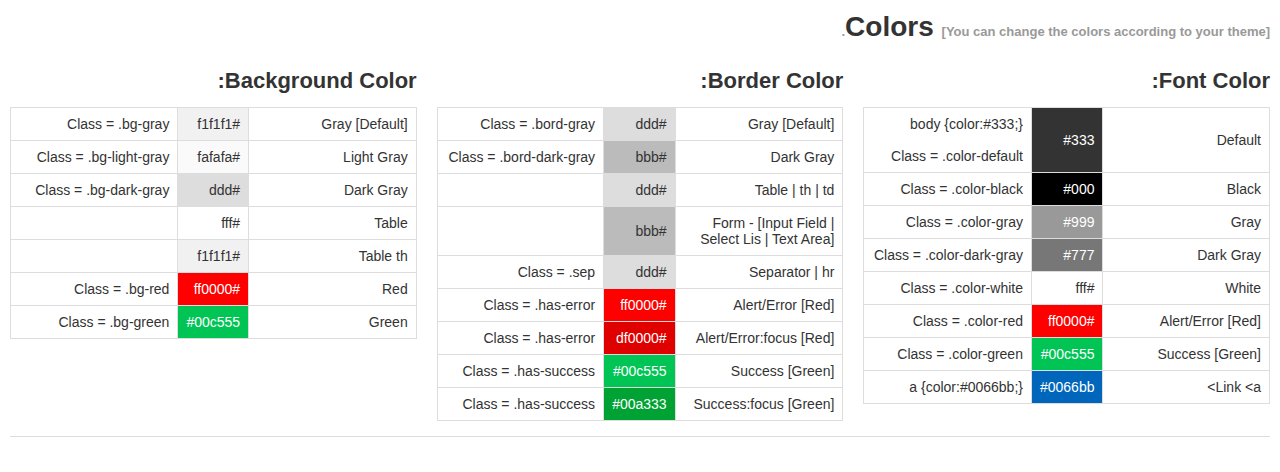
<file: RTL/index.html>
<!doctype html>
<html lang="ar">
<head>
<meta charset="utf-8">
<meta name="keywords" content="">
<meta name="description" content="">
<meta name="viewport" content="width=device-width, initial-scale=1.0, maximum-scale=1.0">
<title>simple framework - Keep it simple</title>
<link rel="stylesheet" href="assets/css/simple-1.css">
<link rel="stylesheet" href="assets/css/normalize.css">
<!--[if lt IE 9]>
	<link rel="stylesheet" href="assets/css/simple-on-oldIE.css">
    <script src="assets/js/html5-on-oldIE.js"></script>
<![endif]-->
<!--Font Icons [Font Awesome]-->
<link rel="stylesheet" href="assets/fonts/font-awesome-4.1.0/css/font-awesome.min.css">
<!--/Font Icons [Font Awesome]-->
<script src="assets/js/jquery-1.11.2.min.js"></script>
</head>
<body>
<!--Wrapper-->
<div class="off-menu-wrapper">
  <div class="inner-wrapper"> 
    <!--Navigation - Menu Bar [Off Canvas Menu]-->
    <aside class="off-menu">
      <ul class="item-sep">
        <li><a href="#">Home</a></li>
        <li><span>Page Name - 1</span> 
          <!--Sub Menu-->
          <ul class="item-no-sep">
            <li><a href="#" title="Page Name - 1.1">Page Name - 1.1</a></li>
            <li><a href="#" title="Page Name - 1.2">Page Name - 1.2</a></li>
            <li><a href="#" title="Page Name - 1.3">Page Name - 1.3</a></li>
            <li><a href="#" title="Page Name - 1.4">Page Name - 1.4</a></li>
            <li><a href="#" title="Page Name - 1.5">Page Name - 1.5</a></li>
          </ul>
          <!--/Sub Menu--> 
        </li>
        <li><a href="#">Page Name - 2</a></li>
        <li><a href="#">Page Name - 3</a></li>
        <li><a href="#">Page Name - 4</a></li>
        <li><a href="#">Page Name - 5</a></li>
        <li><a href="#">Page Name - 6</a></li>
        <li><a href="#">Page Name - 7</a></li>
        <li><a href="#">Page Name - 8</a></li>
        <li><a href="#">Page Name - 9</a></li>
        <li><a href="#">Page Name - 10</a></li>
      </ul>
    </aside>
    <a class="close-off-menu" name="startFromTop"></a> 
    <!--/Navigation - Menu Bar [Off Canvas Menu]--> 
    <!--Header-->
    <header class="over-hidden bg-gray text-center sep">
      <h1>Simple Framework</h1>
      <h3>The simplest responsive front-end framework</h3>
    </header>
    <!--/Header--> 
    <!--Content-->
    <section> 
      <!--Typography-->
      <div class="row">
        <h2 class="column">Typography</h2>
        <div class="columns large-4 medium-6 small-12">
          <div>
            <h1><span class="font-small color-gray">Header 1:</span> Keep it simple...</h1>
          </div>
          <div>
            <h2><span class="font-small color-gray">Header 2:</span> Keep it simple...</h2>
          </div>
          <div>
            <h3><span class="font-small color-gray">Header 3:</span> Keep it simple...</h3>
          </div>
          <div>
            <h4><span class="font-small color-gray">Header 4:</span> Keep it simple...</h4>
          </div>
          <div>
            <h5><span class="font-small color-gray">Header 5:</span> Keep it simple...</h5>
          </div>
          <div>
            <h6><span class="font-small color-gray">Header 6:</span> Keep it simple...</h6>
          </div>
        </div>
        <div class="columns large-8 medium-6 small-12">
          <p> Simple is made by Mohammad Younis [<a href="http://www.linkedin.com/in/mohammadyounis" target="_blank">http://www.linkedin.com/in/mohammadyounis</a>] </p>
          <strong>- Features:</strong>
          <ul>
            <li>Simple.</li>
            <li>Faster.</li>
            <li>Semantic.</li>
            <li>Grid.</li>
            <li>Responsive (Flexible with Fluid/Fixed layout).</li>
            <li>Support LTR & RTL direction.</li>
            <li>Customizable.</li>
            <li>Easy to Learn.</li>
          </ul>
        </div>
      </div>
      <div class="column grid-margin">
        <hr>
      </div>
      <!--/Typography--> 
      <!--Buttons-->
      <div class="row">
        <h2 class="column">Buttons</h2>
        <div class="row">
          <div class="columns large-3 medium-3 grid-margin-sm"> <a href="#" class="btn">Primary Button [Default]</a> </div>
          <div class="columns large-3 medium-3 grid-margin-sm"> <a href="#" class="btn btn-secondary">Secondary Button [Default]</a> </div>
          <div class="columns large-3 medium-3 grid-margin-sm"> <a href="#" class="btn btn-alert">Alert Button [Default]</a> </div>
          <div class="columns large-3 medium-3"> <a href="#" class="btn disabled">Disabled Button [Default]</a> </div>
        </div>
        <div class="row">
          <div class="columns large-3 medium-3 grid-margin-sm"> <a href="#" class="btn btn-lg">Primary Button [Large]</a> </div>
          <div class="columns large-3 medium-3 grid-margin-sm"> <a href="#" class="btn btn-secondary btn-lg">Secondary Button [Large]</a> </div>
          <div class="columns large-3 medium-3 grid-margin-sm"> <a href="#" class="btn btn-alert btn-lg">Alert Button [Large]</a> </div>
          <div class="columns large-3 medium-3"> <a href="#" class="btn btn-lg disabled">Disabled Button [Large]</a> </div>
        </div>
        <div class="row">
          <div class="columns large-3 medium-3 grid-margin-sm">
            <input value="Primary Button [Medium] [Medium]" type="button" class="btn btn-med">
          </div>
          <div class="columns large-3 medium-3 grid-margin-sm">
            <input value="Secondary Button [Medium]" type="button" class="btn btn-med btn-secondary">
          </div>
          <div class="columns large-3 medium-3 grid-margin-sm">
            <input value="Alert Button [Medium]" type="button" class="btn btn-med btn-alert">
          </div>
          <div class="columns large-3 medium-3">
            <input value="Disabled Button [Medium]" type="button" class="btn btn-med disabled">
          </div>
        </div>
        <div class="row">
          <div class="columns large-3 medium-3 grid-margin-sm">
            <button class="btn btn-sm">Primary Button [Small]</button>
          </div>
          <div class="columns large-3 medium-3 grid-margin-sm">
            <button class="btn btn-sm btn-secondary">Secondary Button [Small]</button>
          </div>
          <div class="columns large-3 medium-3 grid-margin-sm">
            <button class="btn btn-sm btn-alert">Alert Button [Small]</button>
          </div>
          <div class="columns large-3 medium-3">
            <button class="btn btn-sm disabled">Disabled Button [Small]</button>
          </div>
        </div>
        <div class="row">
          <div class="columns large-3 medium-3 grid-margin-sm"> <a href="#" class="btn btn-lg btn-expand">Primary Button [Expand]</a> </div>
          <div class="columns large-3 medium-3 grid-margin-sm"> <a href="#" class="btn btn-lg btn-secondary btn-expand">Secondary Button [Expand]</a> </div>
          <div class="columns large-3 medium-3 grid-margin-sm"> <a href="#" class="btn btn-lg btn-alert btn-expand">Alert Button [Expand]</a> </div>
          <div class="columns large-3 medium-3"> <a href="#" class="btn btn-lg disabled btn-expand">Disabled Button [Expand]</a> </div>
        </div>
      </div>
      <div class="column grid-margin">
        <hr>
      </div>
      <!--/Buttons--> 
      <!--Buttons - with border radius 5 and 10-->
      <div class="row">
        <h2 class="column">Buttons - with border radius 5 and 10</h2>
        <div class="columns large-3 medium-3 grid-margin-sm"> <a href="#" class="btn btn-lg radius5">Primary Button [Radius=5]</a> </div>
        <div class="columns large-3 medium-3 grid-margin-sm"> <a href="#" class="btn btn-secondary btn-lg radius5">Secondary Button [Radius=5]</a> </div>
        <div class="columns large-3 medium-3 grid-margin-sm"> <a href="#" class="btn btn-alert btn-lg radius5">Alert Button [Radius=5]</a> </div>
        <div class="columns large-3 medium-3"> <a href="#" class="btn btn-lg disabled radius5">Disabled Button [Radius=5]</a> </div>
      </div>
      <div class="row">
        <div class="columns large-3 medium-3 grid-margin-sm"> <a href="#" class="btn btn-lg radius10 btn-expand">Primary Button [Radius=10]</a> </div>
        <div class="columns large-3 medium-3 grid-margin-sm"> <a href="#" class="btn btn-lg btn-secondary radius10 btn-expand">Secondary Button [Radius=10]</a> </div>
        <div class="columns large-3 medium-3 grid-margin-sm"> <a href="#" class="btn btn-lg btn-alert radius10 btn-expand">Alert Button [Radius=10]</a> </div>
        <div class="columns large-3 medium-3"> <a href="#" class="btn btn-lg disabled radius10 btn-expand">Disabled Button [Radius=10]</a> </div>
      </div>
      <div class="column grid-margin">
        <hr>
      </div>
      <!--/Buttons - with border radius 5 and 10--> 
      <!--Form - Input Field-->
      <div class="row">
        <h2 class="column">Form - Input Field</h2>
        <div class="row">
          <div class="columns large-3 medium-3 grid-margin-sm">
            <input value="Default" type="text" class="form-field">
          </div>
          <div class="columns large-3 medium-3 grid-margin-sm">
            <input value="Error" type="text" class="form-field has-error">
          </div>
          <div class="columns large-3 medium-3 grid-margin-sm">
            <input value="Success" type="text" class="form-field has-success">
          </div>
          <div class="columns large-3 medium-3">
            <input value="Disabled" type="text" class="form-field disabled" disabled="disabled">
          </div>
        </div>
      </div>
      <div class="column grid-margin">
        <hr>
      </div>
      <!--/Form - Input Field--> 
      <!--Form - Select List-->
      <div class="row">
        <h2 class="column">Form - Select List</h2>
        <div class="row">
          <div class="columns large-3 medium-3">
            <select class="form-select">
              <option>Option 1</option>
              <option>Option 2</option>
              <option>Option 3</option>
              <option>Option 4</option>
              <option>Option 5</option>
            </select>
          </div>
        </div>
      </div>
      <div class="column grid-margin">
        <hr>
      </div>
      <!--/Form - Select List--> 
      <!--Form - Text Area-->
      <div class="row">
        <h2 class="column">Form - Text Area</h2>
        <div class="row">
          <div class="columns large-3 medium-3">
            <textarea class="form-text-area">simple framework :: Keep it simple...</textarea>
          </div>
        </div>
      </div>
      <div class="column grid-margin">
        <hr>
      </div>
      <!--/Form - Text Area--> 
      
      <!--Form - Switch Button-->
      <div class="row">
        <h2 class="column">Form - Checkbox - Switch Button</h2>
        <div class="row">
          <div class="columns large-3 medium-3">
            <div class="switch-checkbox"> <span class="label">Autoplay</span>
              <div class="checkbox-on-off">
                <input type="checkbox" name="checkboxName" class="checkbox">
                <label class="switch-btn"></label>
              </div>
            </div>
          </div>
        </div>
      </div>
      <div class="column grid-margin">
        <hr>
      </div>
      <!--/Form - Checkbox - Switch Button--> 
      
      <!--Form - Validation-->
      <div class="row">
        <h2 class="column">Form - Validation</h2>
        <div class="row">
          <div class="columns large-3 medium-3">
            <input id="field-data" value="Default" type="text" class="form-field">
            <label for="field-data" class="error">يجب إدخال هذه المعلومة.</label>
          </div>
        </div>
      </div>
      <div class="column grid-margin">
        <hr>
      </div>
      <!--/Form - Validation--> 
      
      <!--Alert Messages-->
      <div class="row">
        <h2 class="column">Messages</h2>
        <div class="row">
          <div class="columns">
            <div class="alert-message success"> <a href="#" class="close" title="close">×</a> <strong>Success!</strong> This alert box indicates a successful or positive action. </div>
            <div class="alert-message info"> <a href="#" class="close" title="close">×</a> <strong>Info!</strong> This alert box indicates a neutral informative change or action. </div>
            <div class="alert-message warning"> <a href="#" class="close" title="close">×</a> <strong>Warning!</strong> This alert box indicates a warning that might need attention. </div>
            <div class="alert-message alert"> <a href="#" class="close" title="close">×</a> <strong>Alert!</strong> This alert box indicates a dangerous or potentially negative action. </div>
          </div>
        </div>
      </div>
      <div class="column grid-margin">
        <hr>
      </div>
      <!--/Alert Messages--> 
      
      <!--Tooltips-->
      <div class="row">
        <h2 class="column">Tooltips</h2>
        <div class="row">
          <div class="columns large-3 medium-6">
            <div class="tooltip arrow-top">Tooltip | Keep it simple...</div>
            <br>
          </div>
          <div class="columns large-3 medium-6">
            <div class="tooltip arrow-right">Tooltip | Keep it simple...</div>
            <br>
          </div>
          <div class="columns large-3 medium-6">
            <div class="tooltip arrow-bottom">Tooltip | Keep it simple...</div>
            <br>
          </div>
          <div class="columns large-3 medium-6">
            <div class="tooltip arrow-left">Tooltip | Keep it simple...</div>
            <br>
          </div>
        </div>
      </div>
      <div class="column grid-margin">
        <hr>
      </div>
      <!--/Tooltips--> 
      <!--Arrows-->
      <div class="row">
        <h2 class="column">Arrows</h2>
        <div class="row">
          <div class="columns large-3 medium-6">
            <span class="arrow arrow-top"></span>
            <br>
          </div>
          <div class="columns large-3 medium-6">
            <span class="arrow arrow-right"></span>
            <br>
          </div>
          <div class="columns large-3 medium-6">
            <span class="arrow arrow-bottom"></span>
            <br>
          </div>
          <div class="columns large-3 medium-6">
            <span class="arrow arrow-left"></span>
            <br>
          </div>
        </div>
      </div>
      <div class="column grid-margin">
        <hr>
      </div>
      <!--/Arrows--> 
      <!--Navigation - Breadcrumbs-->
      <div class="row">
        <h2 class="column">Navigation - Breadcrumbs</h2>
        <div class="row">
          <div class="columns">
            <ul class="breadcrumbs">
              <li><a href="#">Home</a></li>
              <li class="sign"> &raquo; </li>
              <li><a href="#">Page Name</a></li>
              <li class="sign"> &raquo; </li>
              <li><a href="#">Page Name</a></li>
              <li class="sign"> &raquo; </li>
              <li class="current">Current Page</li>
            </ul>
          </div>
        </div>
      </div>
      <div class="column grid-margin">
        <hr>
      </div>
      <!--/Navigation - Breadcrumbs--> 
      <!--Navigation - Pagination-->
      <div class="row">
        <h2 class="column">Navigation - Pagination</h2>
        <div class="columns text-center">
          <ul class="pagination">
            <li><a href="#" title="First" class="arrow">&laquo;</a></li>
            <li><a href="#" title="Previous" class="arrow">&lsaquo;</a></li>
            <li><a href="#">1</a></li>
            <li><a href="#">2</a></li>
            <li class="current"><a href="#">3</a></li>
            <li><a href="#">4</a></li>
            <li><a href="#">5</a></li>
            <li><a href="#" title="Next" class="arrow">&rsaquo;</a></li>
            <li><a href="#" title="Last" class="arrow">&raquo;</a></li>
          </ul>
          <div class="clear"></div>
          <ul class="pagination radius">
            <li><a href="#" title="First" class="arrow">&laquo;</a></li>
            <li><a href="#" title="Previous" class="arrow">&lsaquo;</a></li>
            <li><a href="#">1</a></li>
            <li><a href="#">2</a></li>
            <li class="current"><a href="#">3</a></li>
            <li><a href="#">4</a></li>
            <li><a href="#">5</a></li>
            <li><a href="#" title="Next" class="arrow">&rsaquo;</a></li>
            <li><a href="#" title="Last" class="arrow">&raquo;</a></li>
          </ul>
        </div>
      </div>
      <div class="column grid-margin">
        <hr>
      </div>
      <!--/Navigation - Pagination--> 
      <!--Navigation - Menu Bar-->
      <div class="row">
        <div class="column">
          <h2>Navigation - Menu Bar</h2>
          <!--Horizontal Menu Bar-->
          <div class="row">
            <h3>[Horizontal Menu Bar]</h3>
            <div class="nav-bar-toggle hidden-desktop">Menu</div>
            <nav class="nav-bar nav-horizontal">
              <ul>
                <li class="active"><a href="#" title="Home">Home</a></li>
                <li><a href="#" title="Page Name - 1">Page Name - 1</a></li>
                <li><a href="#" title="Page Name - 2">Page Name - 2</a></li>
                <li><a href="#" title="Page Name - 3">Page Name - 3</a></li>
                <li><a href="#" title="Page Name - 4">Page Name - 4</a></li>
                <li><a href="#" title="Page Name - 5">Page Name - 5</a></li>
              </ul>
            </nav>
          </div>
          <!--/Horizontal Menu Bar--> 
          <!--Horizontal Menu Bar - with drop-down list-->
          <div class="row">
            <h3>[Horizontal Menu Bar | with drop-down list]</h3>
            <div class="nav-bar-toggle hidden-desktop">Menu</div>
            <nav class="nav-bar nav-horizontal">
              <ul>
                <li class="active"><a href="#" title="Home">Home</a></li>
                <li><a href="#" title="Page Name - 1">Page Name - 1</a> 
                  <!--Sub Menu-->
                  <ul class="sub-nav">
                    <li><a href="#" title="Page Name - 1.1">Page Name - 1.1</a> 
                      <!--Sub Menu-->
                      <ul class="sub-nav">
                        <li><a href="#" title="Page Name - 1.1">Page Name - 1.1</a> 
                          <!--Sub Menu-->
                          <ul class="sub-nav">
                            <li><a href="#" title="Page Name - 1.1">Page Name - 1.1</a></li>
                            <li><a href="#" title="Page Name - 1.2">Page Name - 1.2</a></li>
                            <li><a href="#" title="Page Name - 1.3">Page Name - 1.3</a></li>
                            <li><a href="#" title="Page Name - 1.4">Page Name - 1.4</a></li>
                            <li><a href="#" title="Page Name - 1.5">Page Name - 1.5</a></li>
                          </ul>
                          <!--/Sub Menu--> 
                        </li>
                        <li><a href="#" title="Page Name - 1.2">Page Name - 1.2</a></li>
                        <li><a href="#" title="Page Name - 1.3">Page Name - 1.3</a></li>
                        <li><a href="#" title="Page Name - 1.4">Page Name - 1.4</a></li>
                        <li><a href="#" title="Page Name - 1.5">Page Name - 1.5</a></li>
                      </ul>
                      <!--/Sub Menu--> 
                    </li>
                    <li><a href="#" title="Page Name - 1.2">Page Name - 1.2</a> 
                      <!--Sub Menu-->
                      <ul class="sub-nav">
                        <li><a href="#" title="Page Name - 1.1">Page Name - 1.1</a></li>
                        <li><a href="#" title="Page Name - 1.2">Page Name - 1.2</a></li>
                        <li><a href="#" title="Page Name - 1.3">Page Name - 1.3</a></li>
                        <li><a href="#" title="Page Name - 1.4">Page Name - 1.4</a></li>
                        <li><a href="#" title="Page Name - 1.5">Page Name - 1.5</a></li>
                      </ul>
                      <!--/Sub Menu--> 
                    </li>
                    <li><a href="#" title="Page Name - 1.3">Page Name - 1.3</a></li>
                    <li><a href="#" title="Page Name - 1.4">Page Name - 1.4</a></li>
                    <li><a href="#" title="Page Name - 1.5">Page Name - 1.5</a></li>
                  </ul>
                  <!--/Sub Menu--> 
                </li>
                <li><a href="#" title="Page Name - 2">Page Name - 2</a></li>
                <li><a href="#" title="Page Name - 3">Page Name - 3</a></li>
                <li><a href="#" title="Page Name - 4">Page Name - 4</a></li>
                <li><a href="#" title="Page Name - 5">Page Name - 5</a></li>
              </ul>
            </nav>
          </div>
          <!--/Horizontal Menu Bar - with drop-down list--> 
          <!--Vertical Menu Bar-->
          <div class="row">
            <h3>[Vertical Menu Bar]</h3>
            <div class="nav-bar-toggle hidden-desktop">Menu</div>
            <nav class="nav-bar nav-vertical">
              <ul>
                <li class="active"><a href="#" title="Home">Home</a></li>
                <li><a href="#" title="Page Name - 1">Page Name - 1</a></li>
                <li><a href="#" title="Page Name - 2">Page Name - 2</a></li>
                <li><a href="#" title="Page Name - 3">Page Name - 3</a></li>
                <li><a href="#" title="Page Name - 4">Page Name - 4</a></li>
                <li><a href="#" title="Page Name - 5">Page Name - 5</a></li>
              </ul>
            </nav>
          </div>
          <!--/Vertical Menu Bar--> 
          <!--Vertical Menu Bar - with drop-down list-->
          <div class="row">
            <h3>[Vertical Menu Bar | with drop-down list]</h3>
            <div class="nav-bar-toggle hidden-desktop">Menu</div>
            <nav class="nav-bar nav-vertical">
              <ul>
                <li class="active"><a href="#" title="Home">Home</a></li>
                <li><a href="#" title="Page Name - 1">Page Name - 1</a> 
                  <!--Sub Menu-->
                  <ul class="sub-nav">
                    <li><a href="#" title="Page Name - 1.1">Page Name - 1.1</a> 
                      <!--Sub Menu-->
                      <ul class="sub-nav">
                        <li><a href="#" title="Page Name - 1.1">Page Name - 1.1</a></li>
                        <li><a href="#" title="Page Name - 1.2">Page Name - 1.2</a></li>
                        <li><a href="#" title="Page Name - 1.3">Page Name - 1.3</a></li>
                        <li><a href="#" title="Page Name - 1.4">Page Name - 1.4</a></li>
                        <li><a href="#" title="Page Name - 1.5">Page Name - 1.5</a></li>
                      </ul>
                      <!--/Sub Menu--> 
                    </li>
                    <li><a href="#" title="Page Name - 1.2">Page Name - 1.2</a></li>
                    <li><a href="#" title="Page Name - 1.3">Page Name - 1.3</a></li>
                    <li><a href="#" title="Page Name - 1.4">Page Name - 1.4</a></li>
                    <li><a href="#" title="Page Name - 1.5">Page Name - 1.5</a></li>
                  </ul>
                  <!--/Sub Menu--> 
                </li>
                <li><a href="#" title="Page Name - 2">Page Name - 2</a> 
                  <!--Sub Menu-->
                  <ul class="sub-nav">
                    <li><a href="#" title="Page Name - 1.1">Page Name - 1.1</a></li>
                    <li><a href="#" title="Page Name - 1.2">Page Name - 1.2</a></li>
                    <li><a href="#" title="Page Name - 1.3">Page Name - 1.3</a></li>
                    <li><a href="#" title="Page Name - 1.4">Page Name - 1.4</a></li>
                    <li><a href="#" title="Page Name - 1.5">Page Name - 1.5</a></li>
                  </ul>
                  <!--/Sub Menu--> 
                </li>
                <li><a href="#" title="Page Name - 3">Page Name - 3</a></li>
                <li><a href="#" title="Page Name - 4">Page Name - 4</a></li>
                <li><a href="#" title="Page Name - 5">Page Name - 5</a></li>
              </ul>
            </nav>
          </div>
          <!--/Vertical Menu Bar - with drop-down list--> 
        </div>
      </div>
      <div class="column grid-margin hidden-tablet hidden-mobile">
        <hr>
      </div>
      <!--/Navigation - Menu Bar--> 
      
      <!--Navigation - Progress Bar-->
      <div class="row">
        <div class="column">
          <h2>Navigation - Progress Bar</h2>
          <nav class="nav-progress">
            <ul>
              <li class="active"><a href="#">Section One</a><span class="bullet"></span></li>
              <li><a href="#">Section Two</a><span class="bullet"></span></li>
              <li><a href="#">Section Three</a><span class="bullet"></span></li>
              <li><a href="#">Section Four</a><span class="bullet"></span></li>
              <li><a href="#">Section Five</a><span class="bullet"></span></li>
            </ul>
          </nav>
        </div>
      </div>
      <div class="column grid-margin">
        <hr>
      </div>
      <!--/Navigation - Progress Bar--> 
      
      <!--Navigation - Off Canvas Menu-->
      <div class="row">
        <div class="column">
          <h2>Navigation - Off Canvas Menu</h2>
          <a class="fa fa-navicon fa-2x off-menu-icon" href="#startFromTop"></a> </div>
      </div>
      <div class="column grid-margin">
        <hr>
      </div>
      <!--/Navigation - Off Canvas Menu--> 
      
      <!--Tabs-->
      <div class="row">
        <h2 class="column">Tabs</h2>
        <div class="columns large-6">
          <div class="tabs">
            <div class="tab-links">
              <ul>
                <li class="active"><a href="#tab1">Tab 1</a></li>
                <li><a href="#tab2">Tab 2</a></li>
                <li><a href="#tab3">Tab 3</a></li>
                <li><a href="#tab4">Tab 4</a></li>
              </ul>
            </div>
            <div class="tab-content">
              <div id="tab1" class="tab active">
                <p>Tab 111: Lorem ipsum dolor sit amet, consectetuer adipiscing elit. Aenean commodo ligula eget dolor. Aenean massa. Cum sociis natoque penatibus et magnis dis parturient montes, nascetur ridiculus mus. Donec quam felis, ultricies nec, pellentesque eu, pretium quis, sem. Nulla consequat massa quis enim. 111</p>
              </div>
              <div id="tab2" class="tab">
                <p>Tab 222: Lorem ipsum dolor sit amet, consectetuer adipiscing elit. Aenean commodo ligula eget dolor. Aenean massa. Cum sociis natoque penatibus et magnis dis parturient montes, nascetur ridiculus mus. Donec quam felis, ultricies nec, pellentesque eu, pretium quis, sem. Nulla consequat massa quis enim. 222</p>
              </div>
              <div id="tab3" class="tab">
                <p>Tab 333: Lorem ipsum dolor sit amet, consectetuer adipiscing elit. Aenean commodo ligula eget dolor. Aenean massa. Cum sociis natoque penatibus et magnis dis parturient montes, nascetur ridiculus mus. Donec quam felis, ultricies nec, pellentesque eu, pretium quis, sem. Nulla consequat massa quis enim. 333</p>
              </div>
              <div id="tab4" class="tab">
                <p>Tab 444: Lorem ipsum dolor sit amet, consectetuer adipiscing elit. Aenean commodo ligula eget dolor. Aenean massa. Cum sociis natoque penatibus et magnis dis parturient montes, nascetur ridiculus mus. Donec quam felis, ultricies nec, pellentesque eu, pretium quis, sem. Nulla consequat massa quis enim. 444</p>
              </div>
            </div>
          </div>
        </div>
      </div>
      <div class="column grid-margin">
        <hr>
      </div>
      <!--/Tabs--> 
      <!--PopUp-->
      <div class="row">
        <h2 class="column">PopUp</h2>
        <div class="columns large-3 medium-6">
          <div class="grid-margin"><a href="#" class="popup-icon" title="Click here to show the popup">Click here to show the popup</a></div>
          <div class="popup-overlay"></div>
          <div class="popup-container"> <a href="#" class="close">X</a>
            <div class="content heightFixed">
              <h3>Keep it simple...</h3>
              <p>Lorem ipsum dolor sit amet, consectetuer adipiscing elit. Aenean commodo ligula eget dolor. Aenean massa. Cum sociis natoque penatibus et magnis dis parturient montes, nascetur ridiculus mus. Donec quam felis, ultricies nec, pellentesque eu, pretium quis, sem. Nulla consequat massa quis enim.</p>
              <p>Lorem ipsum dolor sit amet, consectetuer adipiscing elit. Aenean commodo ligula eget dolor. Aenean massa. Cum sociis natoque penatibus et magnis dis parturient montes, nascetur ridiculus mus. Donec quam felis, ultricies nec, pellentesque eu, pretium quis, sem. Nulla consequat massa quis enim.</p>
              <p>Lorem ipsum dolor sit amet, consectetuer adipiscing elit. Aenean commodo ligula eget dolor. Aenean massa. Cum sociis natoque penatibus et magnis dis parturient montes, nascetur ridiculus mus. Donec quam felis, ultricies nec, pellentesque eu, pretium quis, sem. Nulla consequat massa quis enim.</p>
              <p>Lorem ipsum dolor sit amet, consectetuer adipiscing elit. Aenean commodo ligula eget dolor. Aenean massa. Cum sociis natoque penatibus et magnis dis parturient montes, nascetur ridiculus mus. Donec quam felis, ultricies nec, pellentesque eu, pretium quis, sem. Nulla consequat massa quis enim.</p>
            </div>
          </div>
        </div>
      </div>
      <div class="column grid-margin">
        <hr>
      </div>
      <!--/PopUp--> 
      <!--Table-->
      <div class="row">
        <h2 class="column">Table</h2>
        <div class="row">
          <div class="columns large-6 medium-8">
            <table>
              <thead>
                <tr>
                  <th scope="col">Table Header</th>
                  <th scope="col">Table Header</th>
                  <th scope="col">Table Header</th>
                  <th scope="col">Table Header</th>
                </tr>
              </thead>
              <tbody>
                <tr>
                  <td>Table Content</td>
                  <td>Table Content</td>
                  <td>Table Content</td>
                  <td>Table Content</td>
                </tr>
                <tr>
                  <td>Table Content</td>
                  <td>Table Content</td>
                  <td>Table Content</td>
                  <td>Table Content</td>
                </tr>
                <tr>
                  <td>Table Content</td>
                  <td>Table Content</td>
                  <td>Table Content</td>
                  <td>Table Content</td>
                </tr>
                <tr>
                  <td>Table Content</td>
                  <td>Table Content</td>
                  <td>Table Content</td>
                  <td>Table Content</td>
                </tr>
              </tbody>
            </table>
          </div>
        </div>
      </div>
      <div class="column grid-margin">
        <hr>
      </div>
      <!--/Table--> 
      <!--Responsive Images-->
      <div class="row">
        <h2 class="column">Responsive Images</h2>
        <div class="row">
          <div class="columns"> <img src="assets/imgs/responsive-web-design.png" alt="Responsive Web Design"> </div>
        </div>
      </div>
      <div class="column grid-margin">
        <hr>
      </div>
      <!--/Responsive Images--> 
      <!--Loading-->
      <div class="row">
        <h2 class="column">Loading</h2>
        <div class="row">
          <div class="columns loading"><div class="icon"></div></div>
        </div>
      </div>
      <div class="column grid-margin">
        <hr>
      </div>
      <!--/Loading--> 
      <!--Colors-->
      <div class="row">
        <h2 class="column">Colors <span class="font-small color-gray">[You can change the colors according to your theme].</span></h2>
        <div class="row"> 
          <!--Font Color-->
          <div class="columns large-4 grid-margin-med-sm">
            <h3>Font Color:</h3>
            <table class="mar-0">
              <tr>
                <td class="five">Default</td>
                <td class="two color-white" style="background-color:#333;">#333</td>
                <td class="five">body {color:#333;} <br>
                  <br>
                  Class = .color-default</td>
              </tr>
              <tr>
                <td class="five">Black</td>
                <td class="two color-white" style="background-color:#000;">#000</td>
                <td class="five">Class = .color-black</td>
              </tr>
              <tr>
                <td class="five">Gray</td>
                <td class="two color-white" style="background-color:#999;">#999</td>
                <td class="five"> Class = .color-gray</td>
              </tr>
              <tr>
                <td class="five">Dark Gray</td>
                <td class="two color-white" style="background-color:#777;">#777</td>
                <td class="five"> Class = .color-dark-gray</td>
              </tr>
              <tr>
                <td class="five">White</td>
                <td class="two">#fff</td>
                <td class="five">Class = .color-white</td>
              </tr>
              <tr>
                <td class="five">Alert/Error [Red]</td>
                <td class="two color-white" style="background-color:#ff0000;">#ff0000</td>
                <td class="five">Class = .color-red</td>
              </tr>
              <tr>
                <td class="five">Success [Green]</td>
                <td class="two color-white" style="background-color:#00c555;">#00c555</td>
                <td class="five">Class = .color-green</td>
              </tr>
              <tr>
                <td class="five">Link &lt;a&gt;</td>
                <td class="two color-white" style="background-color:#0066bb;">#0066bb</td>
                <td class="five">a {color:#0066bb;}</td>
              </tr>
            </table>
          </div>
          <!--/Font Color--> 
          <!--Border Color-->
          <div class="columns large-4 grid-margin-med-sm">
            <h3>Border Color:</h3>
            <table class="mar-0">
              <tr>
                <td class="five">Gray [Default]</td>
                <td class="two" style="background-color:#ddd;">#ddd</td>
                <td class="five">Class = .bord-gray</td>
              </tr>
              <tr>
                <td class="five">Dark Gray</td>
                <td class="two" style="background-color:#bbb;">#bbb</td>
                <td class="five">Class = .bord-dark-gray</td>
              </tr>
              <tr>
                <td class="five">Table | th | td</td>
                <td class="two" style="background-color:#ddd;">#ddd</td>
                <td class="five"></td>
              </tr>
              <tr>
                <td class="five">Form - [Input Field | Select Lis | Text Area]</td>
                <td class="two" style="background-color:#bbb;">#bbb</td>
                <td class="five"></td>
              </tr>
              <tr>
                <td class="five">Separator | hr</td>
                <td class="two" style="background-color:#ddd;">#ddd</td>
                <td class="five">Class = .sep</td>
              </tr>
              <tr>
                <td class="five">Alert/Error [Red]</td>
                <td class="two color-white" style="background-color:#ff0000;">#ff0000</td>
                <td class="five">Class = .has-error</td>
              </tr>
              <tr>
                <td class="five">Alert/Error:focus [Red]</td>
                <td class="two color-white" style="background-color:#df0000;">#df0000</td>
                <td class="five">Class = .has-error</td>
              </tr>
              <tr>
                <td class="five">Success [Green]</td>
                <td class="two color-white" style="background-color:#00c555;">#00c555</td>
                <td class="five">Class = .has-success</td>
              </tr>
              <tr>
                <td class="five">Success:focus [Green]</td>
                <td class="two color-white" style="background-color:#00a333;">#00a333</td>
                <td class="five">Class = .has-success</td>
              </tr>
            </table>
          </div>
          <!--/Border Color--> 
          <!--Background Color-->
          <div class="columns large-4">
            <h3>Background Color:</h3>
            <table class="mar-0">
              <tr>
                <td class="five">Gray [Default]</td>
                <td class="two bg-gray">#f1f1f1</td>
                <td class="five">Class = .bg-gray</td>
              </tr>
              <tr>
                <td class="five">Light Gray</td>
                <td class="two bg-light-gray">#fafafa</td>
                <td class="five">Class = .bg-light-gray</td>
              </tr>
              <tr>
                <td class="five">Dark Gray</td>
                <td class="two bg-dark-gray">#ddd</td>
                <td class="five">Class = .bg-dark-gray</td>
              </tr>
              <tr>
                <td class="five">Table</td>
                <td class="two">#fff</td>
                <td class="five"></td>
              </tr>
              <tr>
                <td class="five">Table th</td>
                <td class="two bg-gray">#f1f1f1</td>
                <td class="five"></td>
              </tr>
              <tr>
                <td class="five">Red</td>
                <td class="two bg-red color-white">#ff0000</td>
                <td class="five">Class = .bg-red</td>
              </tr>
              <tr>
                <td class="five">Green</td>
                <td class="two bg-green color-white">#00c555</td>
                <td class="five">Class = .bg-green</td>
              </tr>
            </table>
          </div>
          <!--/Background Color--> 
        </div>
      </div>
      <div class="column grid-margin">
        <hr>
        <br>
      </div>
      <!--/Colors--> 
    </section>
    <!--/Content--> 
  </div>
</div>
<!--/Wrapper--> 
<a href="#" class="back-to-top"><span class="arrow"></span> العودة للأعلى</a> 
<script src="assets/js/script.js"></script>
</body>
</html>
</file>
<file: LTR/assets/css/simple-1.css>
/* Simple Framework | by Mohammad Younis [http://www.linkedin.com/in/mohammadyounis] */

/* --------------------Main Settings-------------------- */
html {
	font-size: 16px; /* add font-size in html element to support the rem unit */
}
html, body {
	height: 100%;
}
body {
	background-color: #fff;
	color: #333;
	padding: 0;
	margin: 0;
	font: normal normal 14px/1.4 "Helvetica Neue", Helvetica, Arial, sans-serif; /* Default font properties */
	font-size: 0.875rem; /* Default font size [rem] */
}
a {
	color: #0066bb;
	text-decoration: none;
	outline: none;
	line-height: inherit;
}
a:hover {
	cursor: pointer;
	text-decoration: underline;
}
img, a img {
	border: none;
}
img {
	max-width: 100%; /* Responsive Images */
	height: auto; /* Responsive Images */
	display: inline-block;
	vertical-align: middle;
}
textarea {
	height: auto;
	min-height: 50px;
}
th, td {
	margin: 0;
	padding: 0;
}
h1, h2, h3, h4, h5, h6, p, hr, ul, ol, dl, dt, dd, form, blockquote, pre, address, fieldset, figure {
	margin: 10px 0;
	margin: 0.625rem 0;
}
hr {
	height: 0;
	display: block;
	clear: both;
	margin: 0;
	padding: 0;
	border: 1px solid #ddd;
	border-width: 1px 0 0;
}
table {
	width: 100%;
	margin-bottom: 15px;
	margin-bottom: 0.9375rem;
	border: 1px solid #ddd;
	background-color: #fff;
}
table th, table td {
	display: table-cell;
	padding: 8px;
	border: 1px solid #ddd;
	text-align: left;
	line-height: 1rem;
}
table th {
	background-color: #f1f1f1;
}
/* --------------------/Main Settings-------------------- */

/* --------------------Typography - Font Issues-------------------- */
h1 {
	font-size: 32px; /* for old browser like IE7,8 */
	font-size: 2rem; /* 2rem=32px */
}
h2 {
	font-size: 28px; /* for old browser like IE7,8 */
	font-size: 1.75rem; /* 1.75rem=28px */
}
h3 {
	font-size: 22px; /* for old browser like IE7,8 */
	font-size: 1.375rem; /* 1.375rem=22px */
}
h4 {
	font-size: 20px; /* for old browser like IE7,8 */
	font-size: 1.25rem; /* 1.25rem=20px */
}
h5 {
	font-size: 18px; /* for old browser like IE7,8 */
	font-size: 1.125rem; /* 1.125rem=18px */
}
h6 {
	font-size: 16px; /* for old browser like IE7,8 */
	font-size: 1rem; /* 1rem=16px */
}
h1, h2, h3, h4, h5, h6 {
	line-height: 1.4; /* Unitless line height */
}
.font-small {
	font-size: 13px;
	font-size: 0.8125rem;
}
.font-large {
	font-size: 16px;
	font-size: 1rem;
}
/* --------------------/Typography - Font Issues-------------------- */

/* --------------------Buttons-------------------- */
button, input[type=button], .btn {
	display: inline-block;
	height: auto;
	padding: 5px 10px; /* default size */
	padding: 0.3125rem 0.625rem; /* default size [rem] */
	border: 0 none;
	outline: none;
	text-align: center;
	text-decoration: none;
	cursor: pointer;
	font-weight: bold;
	font-size: 12px;
	font-size: 0.75rem;
	line-height: 1.4;
	background-color: #0488cc; /* default background-color for primary button */
	color: #fff;
	white-space: normal; /* text will wrap when necessary especially in this case input[type=button] */
	-moz-appearance: none; /* look like a standard user interface */
	-webkit-appearance: none; /* look like a standard user interface */
	-ms-appearance: none; /* look like a standard user interface */
	-o-appearance: none; /* look like a standard user interface */
	appearance: none; /* look like a standard user interface */
}
button:hover, input[type=button]:hover, .btn:hover {
	background-color: #0078bc;
	text-decoration: none;
}
.btn-lg {
	padding: 10px 20px !important; /* large size */
	padding: 0.625rem 1.25rem !important; /* large size */
	font-size: 14px !important;
	font-size: 0.875rem !important;
}
.btn-med {
	padding: 7px 15px !important; /* medium size */
	padding: 0.4375rem 0.9375rem !important; /* medium size */
	font-size: 13px !important;
	font-size: 0.8125rem !important;
}
.btn-sm {
	padding: 5px 10px !important; /* small size */
	padding: 0.3125rem 0.625rem !important; /* small size */
	font-size: 11px !important;
	font-size: 0.6875rem !important;
}
.btn-expand {
	display: block;
}
.btn-secondary {
	background-color: #f1f1f1 !important;
	color: #666 !important;
}
.btn-secondary:hover {
	background-color: #cdcdcd !important;
}
.btn-alert {
	background-color: #ff0000 !important;
}
.btn-alert:hover {
	background-color: #ef0000 !important;
}
.btn.disabled, .btn[disabled] {
	background-color: #0488cc;
	color: rgba(221, 221, 221, 0.7);
	cursor: not-allowed;
	opacity: 0.7;
}
.btn.disabled:hover, .btn[disabled]:hover {
	background-color: #0488cc;
}
/* --------------------/Buttons-------------------- */

/* --------------------Form - Input Field-------------------- */
input[type=text], .form-field {
	width: 100%;
	height: 30px;
	padding: 5px;
	border: 1px solid #bbb;
	font-size: 14px;
	font-size: 0.875rem;
	line-height: 1.4;
	color: #999;
	-webkit-box-sizing: border-box;
	-moz-box-sizing: border-box;
	box-sizing: border-box;
}
input[type=text]:focus, .form-field:focus {
	border: 1px solid #0078bc;
}
.form-field.disabled, .form-field[disabled], input[type=text]:disabled {
	background-color: #ddd;
	color: rgba(51, 51, 51, 0.7);
	cursor: default;
	opacity: 0.7;
}
/* --------------------/Form - Input Field-------------------- */

/* --------------------Form - Select List-------------------- */
select, .form-select {
	width: 100%;
	height: 30px;
	padding: 5px;
	border: 1px solid #bbb;
	font-size: 14px;
	font-size: 0.875rem;
	line-height: 1.4;
	color: #999;
	-webkit-box-sizing: border-box;
	-moz-box-sizing: border-box;
	box-sizing: border-box;
}
select:hover, .form-select:hover {
	cursor: pointer;
}
select option, .form-select option {
	padding: 3px;
}
/* --------------------/Form - Select List-------------------- */

/* --------------------Form - Text Area-------------------- */
textarea, .form-text-area {
	width: 100%;
	padding: 5px;
	border: 1px solid #bbb;
	font-size: 14px;
	font-size: 0.875rem;
	line-height: 1.4;
	color: #999;
	-webkit-box-sizing: border-box;
	-moz-box-sizing: border-box;
	box-sizing: border-box;
}
textarea:focus, .form-text-area:focus {
	border: 1px solid #0078bc;
}
/* --------------------/Form - Text Area-------------------- */

/* --------------------Form - Checkbox - Switch Button-------------------- */
.switch-checkbox {
	display: inline-block;
}
.switch-checkbox .label {
	display: inline-block;
	margin-right: 10px;
}
.checkbox-on-off {
	height: 20px;
	float: right;
	position: relative;
}
.checkbox-on-off input[type='checkbox'] {
	position: absolute;
	top: 0;
	left: 0;
	opacity: 0;
}
.switch-btn {
	width: 42px;
	height: 18px;
	display: inline-block;
	margin: 0;
	padding: 0;
	cursor: pointer;
	border: 0 none;
	border-radius: 10px;
	-moz-border-radius: 10px;
	-webkit-border-radius: 10px;
	appearance: none;
	z-index: 0;
}
.switch-btn:before {
	content: 'on';
	width: 40px;
	height: 18px;
	position: absolute;
	top: 1px;
	left: 0;
	padding-left: 3px;
	border-radius: 10px;
	-moz-border-radius: 10px;
	-webkit-border-radius: 10px;
	background-color: #b9b9b9;
	color: #fff;
	font-size: 12px;
	z-index: 1;
}
.switch-btn:after {
	content: ' ';
	height: 18px;
	width: 18px;
	position: absolute;
	top: 1px;
	left: 1px;
	border-radius: 100%;
	background-color: #fff;
	-moz-box-shadow: 0 0 1px #fff;
	-webkit-box-shadow: 0 0 1px #fff;
	box-shadow: 0 0 2px #fff;
	-webkit-transition-duration: 300ms;
	transition-duration: 300ms;
	z-index: 2;
}
.switchOn, .switchOn:before {
	background-color: #df4e3d;
}
.switchOn:after {
	left: 25px;
}
/* --------------------/Form - Checkbox - Switch Button-------------------- */

/* --------------------Form - Validation-------------------- */
label.error {
	display: block;
	clear: both;
	margin-bottom: 15px;
	padding: 5px;
	background-color: #ff0000;
	color: #fff;
	font-size: 13px;
	font-size: 0.8125rem;
	font-style: italic;
}
/* --------------------/Form - Validation-------------------- */

/* --------------------Alert Messages-------------------- */
.alert-message {
	position: relative;
	margin-bottom: 20px;
	padding: 10px 30px 10px 10px;
	border-radius: 5px;
}
.alert-message.success {
	border: 1px solid #ddeecc;
	background-color: #dff0dd;
	color: #00c555;
}
.alert-message.info {
	border: 1px solid #bccfff;
	background-color: #ddeeff;
	color: #0066bb;
}
.alert-message.warning {
	border: 1px solid #feebcc;
	background-color: #fff8ee;
	color: #aa6633;
}
.alert-message.alert {
	border: 1px solid #eeccdd;
	background-color: #ffdddd;
	color: #ff0000;
}
.alert-message .close {
	display: block;
	position: absolute;
	top: 0;
	right: 5px;
	padding: 5px;
	font-size: 20px;
	color: #777;
}
.alert-message .close:hover {
	text-decoration: none;
}
/* --------------------/Alert Messages-------------------- */

/* --------------------Tooltips-------------------- */
.tooltip {
	width: 200px; /* you can remove the width */
	position: relative;
	padding: 5px 10px;
	border: 1px solid #bbb;
	background-color: #fff;
	font-size: 13px;
	font-size: 0.8125rem;
	-moz-box-shadow: 0 0 5px #ddd;
	-webkit-box-shadow: 0 0 5px #ddd;
	box-shadow: 0 0 5px #ddd;
}
/* Tooltip - with top arrow */ 
.tooltip.arrow-top:after, .tooltip.arrow-top:before {
	bottom: 100%;
	left: 50%;
	border: solid transparent;
	content: " ";
	height: 0;
	width: 0;
	position: absolute;
}
.tooltip.arrow-top:after {
	border-color: rgba(255, 255, 255, 0);
	border-bottom-color: #fff;
	border-width: 7px;
	margin-left: -7px;
}
.tooltip.arrow-top:before {
	border-color: rgba(187, 187, 187, 0);
	border-bottom-color: #bbb;
	border-width: 8px;
	margin-left: -8px;
}
/* /Tooltip - with top arrow */ 

/* Tooltip - with right arrow */ 
.tooltip.arrow-right:after, .tooltip.arrow-right:before {
	left: 100%;
	top: 50%;
	border: solid transparent;
	content: " ";
	height: 0;
	width: 0;
	position: absolute;
}
.tooltip.arrow-right:after {
	border-color: rgba(255, 255, 255, 0);
	border-left-color: #fff;
	border-width: 7px;
	margin-top: -7px;
}
.tooltip.arrow-right:before {
	border-color: rgba(187, 187, 187, 0);
	border-left-color: #bbb;
	border-width: 8px;
	margin-top: -8px;
}
/* /Tooltip - with right arrow */ 

/* Tooltip - with bottom arrow */ 
.tooltip.arrow-bottom:after, .tooltip.arrow-bottom:before {
	top: 100%;
	left: 50%;
	border: solid transparent;
	content: " ";
	height: 0;
	width: 0;
	position: absolute;
}
.tooltip.arrow-bottom:after {
	border-color: rgba(255, 255, 255, 0);
	border-top-color: #fff;
	border-width: 7px;
	margin-left: -7px;
}
.tooltip.arrow-bottom:before {
	border-color: rgba(187, 187, 187, 0);
	border-top-color: #bbb;
	border-width: 8px;
	margin-left: -8px;
}
/* /Tooltip - with bottom arrow */ 

/* Tooltip - with left arrow */ 
.tooltip.arrow-left:after, .tooltip.arrow-left:before {
	right: 100%;
	top: 50%;
	border: solid transparent;
	content: " ";
	height: 0;
	width: 0;
	position: absolute;
}
.tooltip.arrow-left:after {
	border-color: rgba(255, 255, 255, 0);
	border-right-color: #fff;
	border-width: 7px;
	margin-top: -7px;
}
.tooltip.arrow-left:before {
	border-color: rgba(187, 187, 187, 0);
	border-right-color: #bbb;
	border-width: 8px;
	margin-top: -8px;
}
/* /Tooltip - with left arrow */ 
/* --------------------/Tooltips-------------------- */

/* --------------------Arrows-------------------- */
.arrow {
	display: inline-block;
}
/* Top Arrow */ 
.arrow.arrow-top {
	width: 0;
	height: 0;
	border-left: 20px solid transparent;
	border-right: 20px solid transparent;
	border-bottom: 20px solid #bbb;
}
/* /Top Arrow */ 

/* Right Arrow */ 
.arrow.arrow-right {
	width: 0;
	height: 0;
	border-top: 20px solid transparent;
	border-bottom: 20px solid transparent;
	border-left: 20px solid #bbb;
}
/* /Right Arrow */ 

/* Bottom Arrow */ 
.arrow.arrow-bottom {
	width: 0;
	height: 0;
	border-left: 20px solid transparent;
	border-right: 20px solid transparent;
	border-top: 20px solid #bbb;
}
/* /Bottom Arrow */ 

/* Left Arrow */ 
.arrow.arrow-left {
	width: 0;
	height: 0;
	border-top: 20px solid transparent;
	border-bottom: 20px solid transparent;
	border-right: 20px solid #bbb;
}
/* /Left Arrow */ 
/* --------------------/Arrows-------------------- */

/* --------------------Navigation - Breadcrumbs-------------------- */
.breadcrumbs {
	display: block;
	overflow: hidden;
	margin: 0 0 15px 0;
	margin: 0 0 0.9375rem 0;
	padding: 0;
	list-style-type: none;
	font-size: 12px;
	font-size: 0.75rem;
}
.breadcrumbs > * {
	display: inline;
	margin-right: 5px;
	margin-right: 0.3125rem;
}
.breadcrumbs .sign {
	line-height: 1.2;
	direction: ltr;
}
.breadcrumbs .current > * {
	color: #333;
}
/* --------------------/Navigation - Breadcrumbs-------------------- */

/* --------------------Navigation - Pagination-------------------- */
.pagination {
	display: inline-block;
	clear: both;
	margin: 0 0 15px 0;
	margin: 0 0 0.9375rem 0;
	padding: 0;
	list-style-type: none;
}
.pagination > * {
	float: left;
}
.pagination li a {
	display: inline-block;
	margin-right: -1px;
	padding: 5px 10px;
	border: 1px solid #ddd;
}
.pagination li a.arrow {
	direction: ltr;
}
.pagination li a:hover {
	text-decoration: none;
	background-color: #f1f1f1;
	color: #333;
}
.pagination li:last-child > a {
	margin-right: 0;
}
.pagination li.current > * {
	background-color: #f1f1f1;
	color: #333;
	cursor: text;
}
.pagination.radius li:first-child > a {
	-moz-border-radius: 5px 0 0 5px;
	-webkit-border-radius: 5px 0 0 5px;
	border-radius: 5px 0 0 5px;
}
.pagination.radius li:last-child > a {
	-moz-border-radius: 0 5px 5px 0;
	-webkit-border-radius: 0 5px 5px 0;
	border-radius: 0 5px 5px 0;
}
/* --------------------/Navigation - Pagination-------------------- */

/* --------------------Navigation - Menu Bar-------------------- */
.nav-bar ul, .nav-progress ul {
	display: inline-block;
	margin: 0;
	padding: 0;
	list-style-type: none;
}
.nav-bar ul li {
	position: relative;
}
.nav-bar ul li a {
	height: 20px;
	display: block;
	padding: 5px 20px;
	background-color: #f1f1f1;
	color: #333;
}
.nav-bar ul li a:hover {
	text-decoration: none;
}
.nav-horizontal ul li {
	float: left;
	border-right: 1px solid #bbb;
}
.nav-vertical ul li {
	width: 170px;
	border-bottom: 1px solid #bbb;
}
.nav-bar ul li:last-child {
	border-right: 0 none;
	border-bottom: 0 none;
}
.nav-bar ul li.active a, .nav-bar ul li a:hover {
	background-color: #ddd;
	color: #777;
}
.nav-bar ul li .sub-nav {
	display: none;
	position: absolute;
	border-left: 1px solid #fff;
	z-index: 999;
}
.nav-horizontal ul li .sub-nav {
	top: 30px;
	left: 0;
}
.nav-horizontal ul li .sub-nav li {
	width: 180px;
}
.nav-horizontal ul li .sub-nav li .sub-nav {
	top: 0;
	left: 180px;
}
.nav-vertical ul li .sub-nav {
	top: 0;
	left: 170px;
}
.sub-nav li {
	border: 1px solid #bbb;
	border-width: 0 0 1px 0 !important;
}
.nav-progress {
	width: 100%;
	display: table;
	overflow: hidden;
	padding: 10px 0;
}
.nav-progress ul {
	display: table-row;
}
.nav-progress ul li {
	display: table-cell;
	position: relative;
	padding-top: 5px;
	border: 1px solid #ddd;
	border-width: 1px 0 0;
	text-align: center;
}
.nav-progress ul li:hover, .nav-progress ul li.active {
	border-color: #bbb;
}
.nav-progress ul li.active .bullet, .nav-progress ul li:hover .bullet {
	width: 15px;
	height: 15px;
	top: -9px;
	margin-left: -8px;
	background-color: #bbb;
	transition: background-color 0.5s;
}
.nav-progress ul li a {
	height: 20px;
	display: block;
	padding: 0 10px;
}
.nav-progress ul li a:hover {
	text-decoration: none;
}
.nav-progress ul li .bullet {
	width: 10px;
	height: 10px;
	display: block;
	position: absolute;
	top: -7px;
	left: 50%;
	margin-left: -6px;
	border-radius: 100%;
	border: 1px solid #ddd;
	background-color: #fff;
}
/* --------------------/Navigation - Menu Bar-------------------- */

/* --------------------Navigation - Off Canvas Menu-------------------- */
.off-menu {
	width: 250px;
	width: 15.625rem;
	position: absolute;
	top: 0;
	bottom: 0;
	left: -250px;
	left: -15.625rem;
	overflow-y: auto;
	background-color: #333;
	z-index: 1001;
}
.off-menu-icon {
	color: #333;
	cursor: pointer;
}
.off-menu-icon:hover {
	text-decoration: none;
}
.close-off-menu {
	display: none;
	position: absolute;
	top: 0;
	bottom: 0;
	left: 0;
	right: 0;
	cursor: pointer;
	z-index: 1002;
}
.off-menu ul {
	overflow: hidden;
	margin: 0;
	padding: 0;
	list-style-type: none;
}
.off-menu ul li a, .off-menu ul li span {
	display: block;
	padding: 10px;
	border-bottom: 1px solid #222;
	color: #fff;
}
.off-menu ul li a:hover, .off-menu ul li span:hover {
	background-color: #555;
	color: #aaa;
	text-decoration: none;
}
.off-menu ul li ul li a {
	color: #bbb;
}
.off-menu ul.item-sep li {
	border-bottom: 1px solid #444;
}
.off-menu ul.item-sep li a, .off-menu ul li ul:last-child {
	border-bottom: 1px solid #222; /* Add border-bottom to <li> in parent menu and to sub <ul> */
}
.off-menu ul.item-no-sep li, .off-menu ul.item-no-sep li a, .off-menu ul li span {
	border-bottom: 0 none; /* Remove border-bottom from <li> in sub menu */
}
/* --------------------/Navigation - Off Canvas Menu-------------------- */

/* --------------------Tabs-------------------- */
.tab-links ul:after, .tab-content ul:after {
	display: block;
	clear: both;
	content: '';
}
.tab-links ul {
	width: auto;
	height: auto;
	overflow: hidden;
	margin: 0;
	padding: 0;
	list-style-type: none;
}
.tab-links ul li {
	float: left;
	margin: 0 10px;
	border: 1px solid #bbb;
	-moz-border-radius: 5px 5px 0 0;
	-webkit-border-radius: 5px 5px 0 0;
	border-radius: 5px 5px 0 0;
}
.tab-links ul li a {
	display: block;
	padding: 5px 20px;
	background-color: #f1f1f1;
	color: #333;
	-moz-border-radius: 5px 5px 0 0;
	-webkit-border-radius: 5px 5px 0 0;
	border-radius: 5px 5px 0 0;
}
.tab-links ul li.active {
	border-bottom: 1px solid #fff;
}
.tab-links ul li.active a {
	cursor: text;
}
.tab-links ul li a:hover, .tab-links ul li.active a {
	background-color: #fff;
	text-decoration: none;
}
.tab-content {
	margin-top: -1px;
	padding: 10px;
	border: 1px solid #bbb;
	background-color: #fff;
}
.tab {
	display: none;
}
.tab.active {
	display: block;
}
/* --------------------/Tabs-------------------- */

/* --------------------PopUp-------------------- */
.popup-overlay {
	width: 100%;
	height: 100%;
	display: none;
	position: fixed;
	top: 0;
	left: 0;
	background-color: #333;
	opacity: 0.5;
	z-index: 1000;
}
.popup-container {
	width: 600px;
	display: none;
	position: fixed;
	top: 50px;
	top: 3.125rem;
	left: 50%;
	margin-left: -305px; /* width/2 + border-left-width */
	border: 5px solid #bbb;
	background-color: #fff;
	z-index: 1001;
}
.popup-container .close {
	position: absolute;
	top: 0;
	right: 0;
	padding: 1px 4px;
	background-color: #bbb;
	font-size: 12px;
	font-size: 0.75rem;
	font-weight: bold;
	color: #fff;
	cursor: pointer;
}
.popup-container .close:hover {
	text-decoration: none;
}
.popup-container .content {
	margin: 15px 0 0;
	padding: 0 10px 10px;
	overflow-y: auto;
}
.popup-container .heightFixed {
	height: 350px;
}
.popup-container .heightAuto {
	height: auto;
}
/* --------------------/PopUp-------------------- */

/* --------------------Back To Top-------------------- */
.back-to-top {
	display: none;
	position: fixed;
	bottom: 10px;
	right: 10px;
	text-decoration: none;
	background-color: #ddd;
	padding: 5px;
	color: #777;
}
.back-to-top .arrow {
	width: 0;
	height: 0;
	display: inline-block;
	border-left: 5px solid transparent;
	border-right: 5px solid transparent;
	border-bottom: 5px solid #777;
}
.back-to-top:hover {
	text-decoration: none;
	color: #333;
}
.back-to-top:hover .arrow {
	border-bottom: 5px solid #333;
}
/* --------------------/Back To Top-------------------- */

/* --------------------Reusable Classes-------------------- */
.clearfix:before, .clearfix:after {
	visibility: hidden;
	display: block;
	font-size: 0;
	content: " ";
	clear: both;
	height: 0;
}
.over-hidden {
	overflow: hidden;
}
.over-visible {
	overflow: visible;
}
.width100 {
	width: 100%;
}
.height100 {
	height: 100%;
}
.left {
	float: left !important;
}
.right {
	float: right !important;
}
.float-none {
	float: none;
}
.mar-0 {
	margin: 0 !important;
}
.mart-0 {
	margin-top: 0 !important;
}
.marr-0 {
	margin-right: 0 !important;
}
.marb-0 {
	margin-bottom: 0 !important;
}
.marl-0 {
	margin-left: 0 !important;
}
.pad-0 {
	padding: 0 !important;
}
.padt-0 {
	padding-top: 0 !important;
}
.padr-0 {
	padding-right: 0 !important;
}
.padb-0 {
	padding-bottom: 0 !important;
}
.padl-0 {
	padding-left: 0 !important;
}
.hide {
	display: none;
}
.block {
	display: block;
}
.inline-block {
	display: inline-block;
}
.clear {
	clear: both;
}
.clear-none {
	clear: none;
}
.clear-inherit {
	clear: inherit;
}
.clear-left {
	clear: left;
}
.clear-right {
	clear: right;
}
.dir-l {
	direction: ltr;
}
.dir-r {
	direction: rtl;
}
/* Alignment */
.centered {
	margin-left: auto;
	margin-right: auto;
	float: none !important;
}
.text-left {
	text-align: left !important;
}
.text-right {
	text-align: right !important;
}
.text-center {
	text-align: center !important;
}
.text-justify {
	text-align: justify !important;
}
.valign-top {
	vertical-align: top !important;
}
.valign-middle {
	vertical-align: middle !important;
}
.valign-bottom {
	vertical-align: bottom !important;
}
/* /Alignment */

/* List */
.inline-list {
	overflow: hidden;
	margin: 0;
	padding: 0;
	list-style-type: none;
}
.inline-list li {
	float: left;
	margin-right: 15px;
	margin-right: 0.9375rem;
}
.inline-list li > * {
	display: block;
}
.block-list {
	overflow: hidden;
	margin: 0;
	padding: 0;
	list-style-type: none;
}
.block-list li {
	float: none;
	padding: 5px;
}
.block-list li > * {
	display: block;
}
.no-bullet {
	list-style-type: none !important;
}
.list-disc {
	list-style-type: disc !important;
}
.list-circle {
	list-style-type: circle !important;
}
.list-decimal {
	list-style-type: decimal !important;
}
.list-space {
	margin-left: 15px !important;
	margin-left: 0.9375rem !important;
	padding-left: 20px !important;
	padding-left: 1.25rem !important;
}
/* /List */

/* Text Issues */
.word-wrap {
	word-wrap: break-word;
}
.color-default {
	color: #333;
}
.color-gray {
	color: #999;
}
.color-dark-gray {
	color: #777;
}
.color-black {
	color: #000;
}
.color-white {
	color: #fff;
}
.color-red {
	color: #ff0000;
}
.color-green {
	color: #00c555;
}
.link-hoverColor:hover {
	color: #333;
}
.link-hoverLine:hover {
	text-decoration: underline;
}
/* /Text Issues */

/* Border and Background */
.bord-gray {
	border: 1px solid #ddd;
}
.bord-dark-gray {
	border: 1px solid #bbb;
}
.sep {
	border-bottom: 1px solid #ddd;
}
.bg-gray {
	background-color: #f1f1f1;
}
.bg-light-gray {
	background-color: #fafafa;
}
.bg-dark-gray {
	background-color: #ddd;
}
.bg-red {
	background-color: #ff0000;
}
.bg-green {
	background-color: #00c555;
}
.has-error {
	border: 1px solid #ff0000 !important;
	color: #ff0000 !important;
}
.has-error:focus {
	border: 1px solid #df0000 !important;
}
.has-success {
	border: 1px solid #00c555 !important;
	color: #00c555 !important;
}
.has-success:focus {
	border: 1px solid #00a333 !important;
}
/* /Border and Background */

/* Border Radius */
.radius5 {
	-moz-border-radius: 5px;
	-webkit-border-radius: 5px;
	border-radius: 5px;
}
.radius10 {
	-moz-border-radius: 10px;
	-webkit-border-radius: 10px;
	border-radius: 10px;
}
/* /Border Radius */

/* Loading */
.loading {
	height:100px;
	position:relative;
}
.loading .icon {
	position:absolute;
	top:0;
	bottom:0;
	left:0;
	right:0;
	background: rgba(255,255,255, 0.3) url(../imgs/loading-icon.gif) no-repeat center center;
}
/* /Loading */
/* --------------------/Reusable Classes-------------------- */

/* --------------------Grid-------------------- */
.off-menu-wrapper {
	width: 100%;
	overflow: hidden;
	position: relative; /* For Off Canvas Menu */
}
.inner-wrapper {
	/*max-width:;*/  /* Add max-width in case fixed layout */
	position: relative; /* For Off Canvas Menu */
	margin: auto;
}
/* Basic Grid */
.row {
	width: 100%;
	margin: 0 auto 15px;
	margin: 0 auto 0.9375rem;
}
.wrapper:before, .wrapper:after, .row:before, .row:after { /* = overflow:hidden; [and] = .clearfixing */
	content: " ";
	display: table;
}
.wrapper:after, .row:after { /* = overflow:hidden; [and] = .clearfixing */
	clear: both;
}
.row .row:last-child {
	margin-bottom: 0; /* we removed margin-bottom from the last element, because there's a margin-bottom in the parent element (.row). */
}
.column, .columns {
	width: 100%;
	float: left;
	padding-left: 10px;
	padding-right: 10px;
	padding-left: 0.625rem;
	padding-right: 0.625rem;
	-webkit-box-sizing: border-box;
	-moz-box-sizing: border-box;
	box-sizing: border-box;
}
/* /Basic Grid */

/* Grid Margin */
.grid-margin {
	margin: 0 auto 15px;
	margin: 0 auto 0.9375rem; /* This class (.row) takes margin by default, and if you need to add margin to others use
this class (.grid-margin) */
}
/* /Grid Margin */

/* Column Classes - These classes are common between (Desktop, Tablet and Mobile) */
.one {
	width: 8.33333%;
}
.two {
	width: 16.66667%;
}
.three {
	width: 25%;
}
.four {
	width: 33.33333%;
}
.five {
	width: 41.66667%;
}
.six {
	width: 50%;
}
.seven {
	width: 58.33333%;
}
.eight {
	width: 66.66667%;
}
.nine {
	width: 75%;
}
.ten {
	width: 83.33333%;
}
.eleven {
	width: 91.66667%;
}
.twelve {
	width: 100%;
}
/* /Column Classes - These classes are common between (Desktop, Tablet and Mobile) */

/* Grid-Space Feature */
.push-0 {
	margin-left: 0% !important;
}
.push-1 {
	margin-left: 8.33333% !important;
}
.push-2 {
	margin-left: 16.66667% !important;
}
.push-3 {
	margin-left: 25% !important;
}
.push-4 {
	margin-left: 33.33333% !important;
}
.push-5 {
	margin-left: 41.66667% !important;
}
.push-6 {
	margin-left: 50% !important;
}
.push-7 {
	margin-left: 58.33333% !important;
}
.push-8 {
	margin-left: 66.66667% !important;
}
.push-9 {
	margin-left: 75% !important;
}
.push-10 {
	margin-left: 83.33333% !important;
}
.push-11 {
	margin-left: 91.66667% !important;
}
.pull-0 {
	margin-right: 0% !important;
}
.pull-1 {
	margin-right: 8.33333% !important;
}
.pull-2 {
	margin-right: 16.66667% !important;
}
.pull-3 {
	margin-right: 25% !important;
}
.pull-4 {
	margin-right: 33.33333% !important;
}
.pull-5 {
	margin-right: 41.66667% !important;
}
.pull-6 {
	margin-right: 50% !important;
}
.pull-7 {
	margin-right: 58.33333% !important;
}
.pull-8 {
	margin-right: 66.66667% !important;
}
.pull-9 {
	margin-right: 75% !important;
}
.pull-10 {
	margin-right: 83.33333% !important;
}
.pull-11 {
	margin-right: 91.66667% !important;
}
/* /Grid-Space Feature */
/* --------------------/Grid-------------------- */

/* --------------------Media Queries-------------------- */
/* XLarge Screens - [Desktop] */
@media screen and (min-width:1200px) {
}
/* /XLarge Screens - [Desktop] */

/* Large Screens - [Desktop] */
@media screen and (min-width:960px) {
/* --------------------Grid-------------------- */
/* Column Classes */
.large-1 {
	width: 8.33333%;
}
.large-2 {
	width: 16.66667%;
}
.large-3 {
	width: 25%;
}
.large-4 {
	width: 33.33333%;
}
.large-5 {
	width: 41.66667%;
}
.large-6 {
	width: 50%;
}
.large-7 {
	width: 58.33333%;
}
.large-8 {
	width: 66.66667%;
}
.large-9 {
	width: 75%;
}
.large-10 {
	width: 83.33333%;
}
.large-11 {
	width: 91.66667%;
}
.large-12 {
	width: 100%;
}
/* /Column Classes */

/* Grid Margin */
.grid-margin-lg {
	margin: 0 auto 15px;
	margin: 0 auto 0.9375rem; /* Add margin-bottom to the columns on large screen only */
}
.grid-margin-lg-med {
	margin: 0 auto 15px;
	margin: 0 auto 0.9375rem; /* Add margin-bottom to the columns on large and medium screens only */
}
.grid-margin-lg-sm {
	margin: 0 auto 15px;
	margin: 0 auto 0.9375rem; /* Add margin-bottom to the columns on large and small screens only */
}
.grid-margin-lg-mini {
	margin: 0 auto 15px;
	margin: 0 auto 0.9375rem; /* Add margin-bottom to the columns on large and mini screens only */
}
/* /Grid Margin */

/* Grid-Space Feature */
.lg-push-0 {
	margin-left: 0% !important;
}
.lg-push-1 {
	margin-left: 8.33333% !important;
}
.lg-push-2 {
	margin-left: 16.66667% !important;
}
.lg-push-3 {
	margin-left: 25% !important;
}
.lg-push-4 {
	margin-left: 33.33333% !important;
}
.lg-push-5 {
	margin-left: 41.66667% !important;
}
.lg-push-6 {
	margin-left: 50% !important;
}
.lg-push-7 {
	margin-left: 58.33333% !important;
}
.lg-push-8 {
	margin-left: 66.66667% !important;
}
.lg-push-9 {
	margin-left: 75% !important;
}
.lg-push-10 {
	margin-left: 83.33333% !important;
}
.lg-push-11 {
	margin-left: 91.66667% !important;
}
.lg-pull-0 {
	margin-right: 0% !important;
}
.lg-pull-1 {
	margin-right: 8.33333% !important;
}
.lg-pull-2 {
	margin-right: 16.66667% !important;
}
.lg-pull-3 {
	margin-right: 25% !important;
}
.lg-pull-4 {
	margin-right: 33.33333% !important;
}
.lg-pull-5 {
	margin-right: 41.66667% !important;
}
.lg-pull-6 {
	margin-right: 50% !important;
}
.lg-pull-7 {
	margin-right: 58.33333% !important;
}
.lg-pull-8 {
	margin-right: 66.66667% !important;
}
.lg-pull-9 {
	margin-right: 75% !important;
}
.lg-pull-10 {
	margin-right: 83.33333% !important;
}
.lg-pull-11 {
	margin-right: 91.66667% !important;
}
/* /Grid-Space Feature */
/* --------------------/Grid-------------------- */

/* --------------------Visibility Classes [for Desktop]-------------------- */
.hidden-desktop {
	display: none !important;
}
.visible-desktop {
	display: block !important;
}
/* --------------------/Visibility Classes [for Desktop]-------------------- */
}
/* /Large Screens - [Desktop] */

/* Medium and Small Screens - [Common between tablet and mobile] */
@media screen and (max-width:959px) {
/* --------------------Tabs-------------------- */
.tab-links {
	width: 100% !important;
	overflow: auto !important;
}
/* --------------------/Tabs-------------------- */

/* --------------------Navigation - Menu Bar-------------------- */
.nav-bar-toggle {
	height: 20px;
	padding: 5px 20px;
	background-color: #f1f1f1;
	color: #333;
	cursor: pointer;
}
.nav-bar {
	display: none;
	overflow: hidden;
}
.nav-bar ul, .nav-bar ul li, .nav-bar ul li .sub-nav li {
	width: 100%;
}
.nav-bar ul li {
	float: none;
	border: 0 none;
}
.nav-bar ul li .sub-nav {
	position: static;
	border-left: 5px solid #ddd;
}
/* --------------------/Navigation - Menu Bar-------------------- */

/* --------------------Tabs-------------------- */
.tab-links ul {
	width: 400px;
}
/* --------------------/Tabs-------------------- */
}
/* /Medium and Small Screens - [Common between tablet and mobile] */

/* Medium Screens - [Landscape tablet to desktop] */
@media only screen and (min-device-width: 768px) and (max-device-width: 1024px) and (orientation: landscape) {
}
/* /Medium Screens - [Landscape tablet to desktop] */

/* Medium Screens - [Portrait tablet to desktop] */
@media screen and (min-width:768px) and (max-width:959px) {
/* --------------------Grid-------------------- */
/* Column Classes */
.medium-1 {
	width: 8.33333%;
}
.medium-2 {
	width: 16.66667%;
}
.medium-3 {
	width: 25%;
}
.medium-4 {
	width: 33.33333%;
}
.medium-5 {
	width: 41.66667%;
}
.medium-6 {
	width: 50%;
}
.medium-7 {
	width: 58.33333%;
}
.medium-8 {
	width: 66.66667%;
}
.medium-9 {
	width: 75%;
}
.medium-10 {
	width: 83.33333%;
}
.medium-11 {
	width: 91.66667%;
}
.medium-12 {
	width: 100%;
}
/* /Column Classes */
/* Grid Margin */
.grid-margin-med {
	margin: 0 auto 15px;
	margin: 0 auto 0.9375rem; /* Add margin-bottom to the columns on medium screen only */
}
.grid-margin-lg-med {
	margin: 0 auto 15px;
	margin: 0 auto 0.9375rem; /* Add margin-bottom to the columns on large and medium screens only */
}
.grid-margin-med-sm {
	margin: 0 auto 15px;
	margin: 0 auto 0.9375rem; /* Add margin-bottom to the columns on medium and small screens only */
}
.grid-margin-med-mini {
	margin: 0 auto 15px;
	margin: 0 auto 0.9375rem; /* Add margin-bottom to the columns on medium and mini screens only */
}
/* /Grid Margin */

/* Grid-Space Feature */
.med-push-0 {
	margin-left: 0% !important;
}
.med-push-1 {
	margin-left: 8.33333% !important;
}
.med-push-2 {
	margin-left: 16.66667% !important;
}
.med-push-3 {
	margin-left: 25% !important;
}
.med-push-4 {
	margin-left: 33.33333% !important;
}
.med-push-5 {
	margin-left: 41.66667% !important;
}
.med-push-6 {
	margin-left: 50% !important;
}
.med-push-7 {
	margin-left: 58.33333% !important;
}
.med-push-8 {
	margin-left: 66.66667% !important;
}
.med-push-9 {
	margin-left: 75% !important;
}
.med-push-10 {
	margin-left: 83.33333% !important;
}
.med-push-11 {
	margin-left: 91.66667% !important;
}
.med-pull-0 {
	margin-right: 0% !important;
}
.med-pull-1 {
	margin-right: 8.33333% !important;
}
.med-pull-2 {
	margin-right: 16.66667% !important;
}
.med-pull-3 {
	margin-right: 25% !important;
}
.med-pull-4 {
	margin-right: 33.33333% !important;
}
.med-pull-5 {
	margin-right: 41.66667% !important;
}
.med-pull-6 {
	margin-right: 50% !important;
}
.med-pull-7 {
	margin-right: 58.33333% !important;
}
.med-pull-8 {
	margin-right: 66.66667% !important;
}
.med-pull-9 {
	margin-right: 75% !important;
}
.med-pull-10 {
	margin-right: 83.33333% !important;
}
.med-pull-11 {
	margin-right: 91.66667% !important;
}
/* /Grid-Space Feature */
/* --------------------/Grid-------------------- */

/* --------------------Visibility Classes [for Tablet]-------------------- */
.hidden-tablet {
	display: none !important;
}
.visible-tablet {
	display: block !important;
}
/* --------------------/Visibility Classes [for Tablet]-------------------- */
}
/* /Medium Screens - [Portrait tablet to desktop] */

/* Small Screens - [Portrait/Landscape phone to portrait tablet] */
@media screen and (max-width:767px) {
/* --------------------Typography - Font Issues-------------------- */
h1 {
	font-size: 22px; /* For old browser like IE7,8 */
	font-size: 1.375rem; /* 2rem=32px */
}
h2 {
	font-size: 18px; /* For old browser like IE7,8 */
	font-size: 1.125rem; /* 1.75rem=28px */
}
h3 {
	font-size: 16px; /* For old browser like IE7,8 */
	font-size: 1rem; /* 1.375rem=22px */
}
h4 {
	font-size: 14px; /* For old browser like IE7,8 */
	font-size: 0.875rem; /* 1.25rem=20px */
}
h5 {
	font-size: 13px; /* For old browser like IE7,8 */
	font-size: 0.8125rem; /* 1.125rem=18px */
}
h6 {
	font-size: 13px; /* For old browser like IE7,8 */
	font-size: 0.8125rem; /* 1rem=16px */
}
h1, h2, h3, h4, h5, h6 {
	line-height: 1.4; /* Unitless line height */
}
/* --------------------/Typography - Font Issues-------------------- */

/* --------------------Grid-------------------- */
/* Column Classes */
.small-1 {
	width: 8.33333%;
}
.small-2 {
	width: 16.66667%;
}
.small-3 {
	width: 25%;
}
.small-4 {
	width: 33.33333%;
}
.small-5 {
	width: 41.66667%;
}
.small-6 {
	width: 50%;
}
.small-7 {
	width: 58.33333%;
}
.small-8 {
	width: 66.66667%;
}
.small-9 {
	width: 75%;
}
.small-10 {
	width: 83.33333%;
}
.small-11 {
	width: 91.66667%;
}
.small-12 {
	width: 100%;
}
/* /Column Classes */
/* Grid Margin */
.grid-margin-sm {
	margin: 0 auto 15px;
	margin: 0 auto 0.9375rem; /* Add margin-bottom to the columns on small screen only */
}
.grid-margin-lg-sm {
	margin: 0 auto 15px;
	margin: 0 auto 0.9375rem; /* Add margin-bottom to the columns on large and small screens only */
}
.grid-margin-med-sm {
	margin: 0 auto 15px;
	margin: 0 auto 0.9375rem; /* Add margin-bottom to the columns on medium and small screens only */
}
/* /Grid Margin */

/* Grid-Space Feature */
.sm-push-0 {
	margin-left: 0% !important;
}
.sm-push-1 {
	margin-left: 8.33333% !important;
}
.sm-push-2 {
	margin-left: 16.66667% !important;
}
.sm-push-3 {
	margin-left: 25% !important;
}
.sm-push-4 {
	margin-left: 33.33333% !important;
}
.sm-push-5 {
	margin-left: 41.66667% !important;
}
.sm-push-6 {
	margin-left: 50% !important;
}
.sm-push-7 {
	margin-left: 58.33333% !important;
}
.sm-push-8 {
	margin-left: 66.66667% !important;
}
.sm-push-9 {
	margin-left: 75% !important;
}
.sm-push-10 {
	margin-left: 83.33333% !important;
}
.sm-push-11 {
	margin-left: 91.66667% !important;
}
.sm-pull-0 {
	margin-right: 0% !important;
}
.sm-pull-1 {
	margin-right: 8.33333% !important;
}
.sm-pull-2 {
	margin-right: 16.66667% !important;
}
.sm-pull-3 {
	margin-right: 25% !important;
}
.sm-pull-4 {
	margin-right: 33.33333% !important;
}
.sm-pull-5 {
	margin-right: 41.66667% !important;
}
.sm-pull-6 {
	margin-right: 50% !important;
}
.sm-pull-7 {
	margin-right: 58.33333% !important;
}
.sm-pull-8 {
	margin-right: 66.66667% !important;
}
.sm-pull-9 {
	margin-right: 75% !important;
}
.sm-pull-10 {
	margin-right: 83.33333% !important;
}
.sm-pull-11 {
	margin-right: 91.66667% !important;
}
/* /Grid-Space Feature */
/* --------------------/Grid-------------------- */

/* --------------------Visibility Classes [for Mobile]-------------------- */
.hidden-mobile {
	display: none !important;
}
.visible-mobile {
	display: block !important;
}
/* --------------------/Visibility Classes [for Mobile]-------------------- */

/* --------------------Navigation - Menu Bar-------------------- */
.nav-progress ul {
	width: 100%;
}
.nav-progress ul li {
	float: none;
	display: block;
	margin-bottom: 15px;
	text-align: center;
}
/* --------------------/Navigation - Menu Bar-------------------- */

/* --------------------PopUp-------------------- */
.popup-container {
	width: 100%;
	top: 0;
	left: 0;
	margin-top: 0;
	margin-left: 0;
	-webkit-box-sizing: border-box;
	-moz-box-sizing: border-box;
	box-sizing: border-box;
}
.popup-container .close {
	font-size: 20px;
	font-size: 1.25rem;
}
.popup-container .content {
	margin: 20px 0 0;
}
.popup-container .heightFixed {
	height: 400px;
}
/* --------------------/PopUp-------------------- */
}
/* /Small Screens - [Portrait/Landscape phone to portrait tablet] */

/* Small Screens - [Landscape phones and above] */
@media screen and (min-width:480px) and (max-width:767px) {
.popup-container .heightFixed {
	height: 200px;
}
}
/* /Small Screens - [Landscape phones and above] */

/* Mini Screens - [Portrait phones and down] */
@media screen and (max-width:479px) {
/* --------------------Grid-------------------- */
/* Column Classes */
.mini-1 {
	width: 8.33333%;
}
.mini-2 {
	width: 16.66667%;
}
.mini-3 {
	width: 25%;
}
.mini-4 {
	width: 33.33333%;
}
.mini-5 {
	width: 41.66667%;
}
.mini-6 {
	width: 50%;
}
.mini-7 {
	width: 58.33333%;
}
.mini-8 {
	width: 66.66667%;
}
.mini-9 {
	width: 75%;
}
.mini-10 {
	width: 83.33333%;
}
.mini-11 {
	width: 91.66667%;
}
.mini-12 {
	width: 100%;
}
/* /Column Classes */

/* Grid Margin */
.grid-margin-mini {
	margin: 0 auto 15px;
	margin: 0 auto 0.9375rem; /* Add margin-bottom to the columns on mini screen only */
}
.grid-margin-lg-mini {
	margin: 0 auto 15px;
	margin: 0 auto 0.9375rem; /* Add margin-bottom to the columns on large and mini screens only */
}
.grid-margin-med-mini {
	margin: 0 auto 15px;
	margin: 0 auto 0.9375rem; /* Add margin-bottom to the columns on medium and mini screens only */
}
/* /Grid Margin */

/* Grid-Space Feature */
.mini-push-0 {
	margin-left: 0% !important;
}
.mini-push-1 {
	margin-left: 8.33333% !important;
}
.mini-push-2 {
	margin-left: 16.66667% !important;
}
.mini-push-3 {
	margin-left: 25% !important;
}
.mini-push-4 {
	margin-left: 33.33333% !important;
}
.mini-push-5 {
	margin-left: 41.66667% !important;
}
.mini-push-6 {
	margin-left: 50% !important;
}
.mini-push-7 {
	margin-left: 58.33333% !important;
}
.mini-push-8 {
	margin-left: 66.66667% !important;
}
.mini-push-9 {
	margin-left: 75% !important;
}
.mini-push-10 {
	margin-left: 83.33333% !important;
}
.mini-push-11 {
	margin-left: 91.66667% !important;
}
.mini-pull-0 {
	margin-right: 0% !important;
}
.mini-pull-1 {
	margin-right: 8.33333% !important;
}
.mini-pull-2 {
	margin-right: 16.66667% !important;
}
.mini-pull-3 {
	margin-right: 25% !important;
}
.mini-pull-4 {
	margin-right: 33.33333% !important;
}
.mini-pull-5 {
	margin-right: 41.66667% !important;
}
.mini-pull-6 {
	margin-right: 50% !important;
}
.mini-pull-7 {
	margin-right: 58.33333% !important;
}
.mini-pull-8 {
	margin-right: 66.66667% !important;
}
.mini-pull-9 {
	margin-right: 75% !important;
}
.mini-pull-10 {
	margin-right: 83.33333% !important;
}
.mini-pull-11 {
	margin-right: 91.66667% !important;
}
/* /Grid-Space Feature */
/* --------------------/Grid-------------------- */
} 
/* /Mini Screens - [Portrait phones and down] */
/* --------------------/Media Queries-------------------- */
</file>
<file: LTR/assets/css/simple-on-oldIE.css>
.wrapper {
/*width: !important;*/  /* Add width in case fixed layout for ie8 and less. */
}
/* --------------------Grid-------------------- */
/* Column Classes */
.large-1 {
	width:8.33333% !important;
}
.large-2 {
	width:16.66667% !important;
}
.large-3 {
	width:25% !important;
}
.large-4 {
	width:33.33333% !important;
}
.large-5 {
	width:41.66667% !important;
}
.large-6 {
	width:50% !important;
}
.large-7 {
	width:58.33333% !important;
}
.large-8 {
	width:66.66667% !important;
}
.large-9 {
	width:75% !important;
}
.large-10 {
	width:83.33333% !important;
}
.large-11 {
	width:91.66667% !important;
}
.large-12 {
	width:100% !important;
}
/* /Column Classes */

/* Grid Margin */
.grid-margin-lg {
	margin:0 auto 15px !important;
	margin:0 auto 0.9375rem !important; /* Add margin-bottom to the columns on large screen only */
}
.grid-margin-lg-med {
	margin:0 auto 15px !important;
	margin:0 auto 0.9375rem !important; /* Add margin-bottom to the columns on large and medium screens only */
}
.grid-margin-lg-sm {
	margin:0 auto 15px !important;
	margin:0 auto 0.9375rem !important; /* Add margin-bottom to the columns on large and small screens only */
}
.grid-margin-lg-mini {
	margin:0 auto 15px !important;
	margin:0 auto 0.9375rem !important; /* Add margin-bottom to the columns on large and mini screens only */
}
/* /Grid Margin */

/* Grid-Space Feature */
.lg-push-0 {
	margin-left:0% !important;
}
.lg-push-1 {
	margin-left: 8.33333% !important;
}
.lg-push-2 {
	margin-left: 16.66667% !important;
}
.lg-push-3 {
	margin-left: 25% !important;
}
.lg-push-4 {
	margin-left: 33.33333% !important;
}
.lg-push-5 {
	margin-left: 41.66667% !important;
}
.lg-push-6 {
	margin-left: 50% !important;
}
.lg-push-7 {
	margin-left: 58.33333% !important;
}
.lg-push-8 {
	margin-left: 66.66667% !important;
}
.lg-push-9 {
	margin-left: 75% !important;
}
.lg-push-10 {
	margin-left: 83.33333% !important;
}
.lg-push-11 {
	margin-left: 91.66667% !important;
}
.lg-pull-0 {
	margin-right:0% !important;
}
.lg-pull-1 {
	margin-right: 8.33333% !important;
}
.lg-pull-2 {
	margin-right: 16.66667% !important;
}
.lg-pull-3 {
	margin-right: 25% !important;
}
.lg-pull-4 {
	margin-right: 33.33333% !important;
}
.lg-pull-5 {
	margin-right: 41.66667% !important;
}
.lg-pull-6 {
	margin-right: 50% !important;
}
.lg-pull-7 {
	margin-right: 58.33333% !important;
}
.lg-pull-8 {
	margin-right: 66.66667% !important;
}
.lg-pull-9 {
	margin-right: 75% !important;
}
.lg-pull-10 {
	margin-right: 83.33333% !important;
}
.lg-pull-11 {
	margin-right: 91.66667% !important;
}
/* /Grid-Space Feature */
/* --------------------/Grid-------------------- */

/* --------------------Visibility Classes [for Desktop]-------------------- */
.hidden-desktop {
	display:none !important;
}
.visible-desktop {
	display:block !important;
}
/* --------------------/Visibility Classes [for Desktop]-------------------- */
</file>
<file: RTL/assets/css/simple-1.css>
/* Simple Framework | by Mohammad Younis [http://www.linkedin.com/in/mohammadyounis] */

/* --------------------Main Settings-------------------- */
html {
	font-size: 16px; /* add font-size in html element to support the rem unit */
	direction: rtl;
}
html, body {
	height: 100%;
}
body {
	background-color: #fff;
	color: #333;
	padding: 0;
	margin: 0;
	font: normal normal 14px/1.4 "Helvetica Neue", Helvetica, Arial, sans-serif; /* Default font properties */
	font-size: 0.875rem; /* Default font size [rem] */
}
a {
	color: #0066bb;
	text-decoration: none;
	outline: none;
	line-height: inherit;
}
a:hover {
	cursor: pointer;
	text-decoration: underline;
}
img, a img {
	border: none;
}
img {
	max-width: 100%; /* Responsive Images */
	height: auto; /* Responsive Images */
	display: inline-block;
	vertical-align: middle;
}
textarea {
	height: auto;
	min-height: 50px;
}
th, td {
	margin: 0;
	padding: 0;
}
h1, h2, h3, h4, h5, h6, p, hr, ul, ol, dl, dt, dd, form, blockquote, pre, address, fieldset, figure {
	margin: 10px 0;
	margin: 0.625rem 0;
}
hr {
	height: 0;
	display: block;
	clear: both;
	margin: 0;
	padding: 0;
	border: 1px solid #ddd;
	border-width: 1px 0 0;
}
table {
	width: 100%;
	margin-bottom: 15px;
	margin-bottom: 0.9375rem;
	border: 1px solid #ddd;
	background-color: #fff;
}
table th, table td {
	display: table-cell;
	padding: 8px;
	border: 1px solid #ddd;
	text-align: right;
	line-height: 1rem;
}
table th {
	background-color: #f1f1f1;
}
/* --------------------/Main Settings-------------------- */

/* --------------------Typography - Font Issues-------------------- */
h1 {
	font-size: 32px; /* for old browser like IE7,8 */
	font-size: 2rem; /* 2rem=32px */
}
h2 {
	font-size: 28px; /* for old browser like IE7,8 */
	font-size: 1.75rem; /* 1.75rem=28px */
}
h3 {
	font-size: 22px; /* for old browser like IE7,8 */
	font-size: 1.375rem; /* 1.375rem=22px */
}
h4 {
	font-size: 20px; /* for old browser like IE7,8 */
	font-size: 1.25rem; /* 1.25rem=20px */
}
h5 {
	font-size: 18px; /* for old browser like IE7,8 */
	font-size: 1.125rem; /* 1.125rem=18px */
}
h6 {
	font-size: 16px; /* for old browser like IE7,8 */
	font-size: 1rem; /* 1rem=16px */
}
h1, h2, h3, h4, h5, h6 {
	line-height: 1.4; /* Unitless line height */
}
.font-small {
	font-size: 13px;
	font-size: 0.8125rem;
}
.font-large {
	font-size: 16px;
	font-size: 1rem;
}
/* --------------------/Typography - Font Issues-------------------- */

/* --------------------Buttons-------------------- */
button, input[type=button], .btn {
	display: inline-block;
	height: auto;
	padding: 5px 10px; /* default size */
	padding: 0.3125rem 0.625rem; /* default size [rem] */
	border: 0 none;
	outline: none;
	text-align: center;
	text-decoration: none;
	cursor: pointer;
	font-weight: bold;
	font-size: 12px;
	font-size: 0.75rem;
	line-height: 1.4;
	background-color: #0488cc; /* default background-color for primary button */
	color: #fff;
	white-space: normal; /* text will wrap when necessary especially in this case input[type=button] */
	-moz-appearance: none; /* look like a standard user interface */
	-webkit-appearance: none; /* look like a standard user interface */
	-ms-appearance: none; /* look like a standard user interface */
	-o-appearance: none; /* look like a standard user interface */
	appearance: none; /* look like a standard user interface */
}
button:hover, input[type=button]:hover, .btn:hover {
	background-color: #0078bc;
	text-decoration: none;
}
.btn-lg {
	padding: 10px 20px !important; /* large size */
	padding: 0.625rem 1.25rem !important; /* large size */
	font-size: 14px !important;
	font-size: 0.875rem !important;
}
.btn-med {
	padding: 7px 15px !important; /* medium size */
	padding: 0.4375rem 0.9375rem !important; /* medium size */
	font-size: 13px !important;
	font-size: 0.8125rem !important;
}
.btn-sm {
	padding: 5px 10px !important; /* small size */
	padding: 0.3125rem 0.625rem !important; /* small size */
	font-size: 11px !important;
	font-size: 0.6875rem !important;
}
.btn-expand {
	display: block;
}
.btn-secondary {
	background-color: #f1f1f1 !important;
	color: #666 !important;
}
.btn-secondary:hover {
	background-color: #cdcdcd !important;
}
.btn-alert {
	background-color: #ff0000 !important;
}
.btn-alert:hover {
	background-color: #ef0000 !important;
}
.btn.disabled, .btn[disabled] {
	background-color: #0488cc;
	color: rgba(221, 221, 221, 0.7);
	cursor: not-allowed;
	opacity: 0.7;
}
.btn.disabled:hover, .btn[disabled]:hover {
	background-color: #0488cc;
}
/* --------------------/Buttons-------------------- */

/* --------------------Form - Input Field-------------------- */
input[type=text], .form-field {
	width: 100%;
	height: 30px;
	padding: 5px;
	border: 1px solid #bbb;
	font-size: 14px;
	font-size: 0.875rem;
	line-height: 1.4;
	color: #999;
	-webkit-box-sizing: border-box;
	-moz-box-sizing: border-box;
	box-sizing: border-box;
}
input[type=text]:focus, .form-field:focus {
	border: 1px solid #0078bc;
}
.form-field.disabled, .form-field[disabled], input[type=text]:disabled {
	background-color: #ddd;
	color: rgba(51, 51, 51, 0.7);
	cursor: default;
	opacity: 0.7;
}
/* --------------------/Form - Input Field-------------------- */

/* --------------------Form - Select List-------------------- */
select, .form-select {
	width: 100%;
	height: 30px;
	padding: 5px;
	border: 1px solid #bbb;
	font-size: 14px;
	font-size: 0.875rem;
	line-height: 1.4;
	color: #999;
	-webkit-box-sizing: border-box;
	-moz-box-sizing: border-box;
	box-sizing: border-box;
}
select:hover, .form-select:hover {
	cursor: pointer;
}
select option, .form-select option {
	padding: 3px;
}
/* --------------------/Form - Select List-------------------- */

/* --------------------Form - Text Area-------------------- */
textarea, .form-text-area {
	width: 100%;
	padding: 5px;
	border: 1px solid #bbb;
	font-size: 14px;
	font-size: 0.875rem;
	line-height: 1.4;
	color: #999;
	-webkit-box-sizing: border-box;
	-moz-box-sizing: border-box;
	box-sizing: border-box;
}
textarea:focus, .form-text-area:focus {
	border: 1px solid #0078bc;
}
/* --------------------/Form - Text Area-------------------- */

/* --------------------Form - Checkbox - Switch Button-------------------- */
.switch-checkbox {
	display: inline-block;
}
.switch-checkbox .label {
	display: inline-block;
	margin-left: 10px;
}
.checkbox-on-off {
	height: 20px;
	float: left;
	position: relative;
}
.checkbox-on-off input[type='checkbox'] {
	position: absolute;
	top: 0;
	right: 0;
	opacity: 0;
}
.switch-btn {
	width: 42px;
	height: 18px;
	display: inline-block;
	margin: 0;
	padding: 0;
	cursor: pointer;
	border: 0 none;
	border-radius: 10px;
	-moz-border-radius: 10px;
	-webkit-border-radius: 10px;
	appearance: none;
	z-index: 0;
}
.switch-btn:before {
	content: 'on';
	width: 40px;
	height: 18px;
	position: absolute;
	top: 1px;
	right: 0;
	padding-right: 3px;
	border-radius: 10px;
	-moz-border-radius: 10px;
	-webkit-border-radius: 10px;
	background-color: #b9b9b9;
	color: #fff;
	font-size: 12px;
	z-index: 1;
}
.switch-btn:after {
	content: ' ';
	height: 18px;
	width: 18px;
	position: absolute;
	top: 1px;
	right: 1px;
	border-radius: 100%;
	background-color: #fff;
	-moz-box-shadow: 0 0 1px #fff;
	-webkit-box-shadow: 0 0 1px #fff;
	box-shadow: 0 0 2px #fff;
	-webkit-transition-duration: 300ms;
	transition-duration: 300ms;
	z-index: 2;
}
.switchOn, .switchOn:before {
	background-color: #df4e3d;
}
.switchOn:after {
	right: 25px;
}
/* --------------------/Form - Checkbox - Switch Button-------------------- */

/* --------------------Form - Validation-------------------- */
label.error {
	display: block;
	clear: both;
	margin-bottom: 15px;
	padding: 5px;
	background-color: #ff0000;
	color: #fff;
	font-size: 13px;
	font-size: 0.8125rem;
	font-style: italic;
}
/* --------------------/Form - Validation-------------------- */

/* --------------------Alert Messages-------------------- */
.alert-message {
	position: relative;
	margin-bottom: 20px;
	padding: 10px 10px 10px 30px;
	border-radius: 5px;
}
.alert-message.success {
	border: 1px solid #ddeecc;
	background-color: #dff0dd;
	color: #00c555;
}
.alert-message.info {
	border: 1px solid #bccfff;
	background-color: #ddeeff;
	color: #0066bb;
}
.alert-message.warning {
	border: 1px solid #feebcc;
	background-color: #fff8ee;
	color: #aa6633;
}
.alert-message.alert {
	border: 1px solid #eeccdd;
	background-color: #ffdddd;
	color: #ff0000;
}
.alert-message .close {
	display: block;
	position: absolute;
	top: 0;
	left: 5px;
	padding: 5px;
	font-size: 20px;
	color: #777;
}
.alert-message .close:hover {
	text-decoration: none;
}
/* --------------------/Alert Messages-------------------- */

/* --------------------Tooltips-------------------- */
.tooltip {
	width: 200px; /* you can remove the width */
	position: relative;
	padding: 5px 10px;
	border: 1px solid #bbb;
	background-color: #fff;
	font-size: 13px;
	font-size: 0.8125rem;
	-moz-box-shadow: 0 0 5px #ddd;
	-webkit-box-shadow: 0 0 5px #ddd;
	box-shadow: 0 0 5px #ddd;
}
/* Tooltip - with top arrow */ 
.tooltip.arrow-top:after, .tooltip.arrow-top:before {
	bottom: 100%;
	right: 50%;
	border: solid transparent;
	content: " ";
	height: 0;
	width: 0;
	position: absolute;
}
.tooltip.arrow-top:after {
	border-color: rgba(255, 255, 255, 0);
	border-bottom-color: #fff;
	border-width: 7px;
	margin-right: -7px;
}
.tooltip.arrow-top:before {
	border-color: rgba(187, 187, 187, 0);
	border-bottom-color: #bbb;
	border-width: 8px;
	margin-right: -8px;
}
/* /Tooltip - with top arrow */ 

/* Tooltip - with right arrow */ 
.tooltip.arrow-right:after, .tooltip.arrow-right:before {
	right: 100%;
	top: 50%;
	border: solid transparent;
	content: " ";
	height: 0;
	width: 0;
	position: absolute;
}
.tooltip.arrow-right:after {
	border-color: rgba(255, 255, 255, 0);
	border-right-color: #fff;
	border-width: 7px;
	margin-top: -7px;
}
.tooltip.arrow-right:before {
	border-color: rgba(187, 187, 187, 0);
	border-right-color: #bbb;
	border-width: 8px;
	margin-top: -8px;
}
/* /Tooltip - with right arrow */ 

/* Tooltip - with bottom arrow */ 
.tooltip.arrow-bottom:after, .tooltip.arrow-bottom:before {
	top: 100%;
	right: 50%;
	border: solid transparent;
	content: " ";
	height: 0;
	width: 0;
	position: absolute;
}
.tooltip.arrow-bottom:after {
	border-color: rgba(255, 255, 255, 0);
	border-top-color: #fff;
	border-width: 7px;
	margin-right: -7px;
}
.tooltip.arrow-bottom:before {
	border-color: rgba(187, 187, 187, 0);
	border-top-color: #bbb;
	border-width: 8px;
	margin-right: -8px;
}
/* /Tooltip - with bottom arrow */ 

/* Tooltip - with left arrow */ 
.tooltip.arrow-left:after, .tooltip.arrow-left:before {
	left: 100%;
	top: 50%;
	border: solid transparent;
	content: " ";
	height: 0;
	width: 0;
	position: absolute;
}
.tooltip.arrow-left:after {
	border-color: rgba(255, 255, 255, 0);
	border-left-color: #fff;
	border-width: 7px;
	margin-top: -7px;
}
.tooltip.arrow-left:before {
	border-color: rgba(187, 187, 187, 0);
	border-left-color: #bbb;
	border-width: 8px;
	margin-top: -8px;
}
/* /Tooltip - with left arrow */ 
/* --------------------/Tooltips-------------------- */

/* --------------------Arrows-------------------- */
.arrow {
	display: inline-block;
}
/* Top Arrow */ 
.arrow.arrow-top {
	width: 0;
	height: 0;
	border-left: 20px solid transparent;
	border-right: 20px solid transparent;
	border-bottom: 20px solid #bbb;
}
/* /Top Arrow */ 

/* Right Arrow */ 
.arrow.arrow-right {
	width: 0;
	height: 0;
	border-top: 20px solid transparent;
	border-bottom: 20px solid transparent;
	border-left: 20px solid #bbb;
}
/* /Right Arrow */ 

/* Bottom Arrow */ 
.arrow.arrow-bottom {
	width: 0;
	height: 0;
	border-left: 20px solid transparent;
	border-right: 20px solid transparent;
	border-top: 20px solid #bbb;
}
/* /Bottom Arrow */ 

/* Left Arrow */ 
.arrow.arrow-left {
	width: 0;
	height: 0;
	border-top: 20px solid transparent;
	border-bottom: 20px solid transparent;
	border-right: 20px solid #bbb;
}
/* /Left Arrow */ 
/* --------------------/Arrows-------------------- */

/* --------------------Navigation - Breadcrumbs-------------------- */
.breadcrumbs {
	display: block;
	overflow: hidden;
	margin: 0 0 15px 0;
	margin: 0 0 0.9375rem 0;
	padding: 0;
	list-style-type: none;
	font-size: 12px;
	font-size: 0.75rem;
}
.breadcrumbs > * {
	display: inline;
	margin-left: 5px;
	margin-left: 0.3125rem;
}
.breadcrumbs .sign {
	line-height: 1.2;
	direction: rtl;
}
.breadcrumbs .current > * {
	color: #333;
}
/* --------------------/Navigation - Breadcrumbs-------------------- */

/* --------------------Navigation - Pagination-------------------- */
.pagination {
	display: inline-block;
	clear: both;
	margin: 0 0 15px 0;
	margin: 0 0 0.9375rem 0;
	padding: 0;
	list-style-type: none;
}
.pagination > * {
	float: right;
}
.pagination li a {
	display: inline-block;
	margin-left: -1px;
	padding: 5px 10px;
	border: 1px solid #ddd;
}
.pagination li a.arrow {
	direction: rtl;
}
.pagination li a:hover {
	text-decoration: none;
	background-color: #f1f1f1;
	color: #333;
}
.pagination li:last-child > a {
	margin-left: 0;
}
.pagination li.current > * {
	background-color: #f1f1f1;
	color: #333;
	cursor:text;
}
.pagination.radius li:first-child > a {
	-moz-border-radius: 0 5px 5px 0;
	-webkit-border-radius: 0 5px 5px 0;
	border-radius: 0 5px 5px 0;
}
.pagination.radius li:last-child > a {
	-moz-border-radius: 5px 0 0 5px;
	-webkit-border-radius: 5px 0 0 5px;
	border-radius: 5px 0 0 5px;
}
/* --------------------/Navigation - Pagination-------------------- */

/* --------------------Navigation - Menu Bar-------------------- */
.nav-bar ul, .nav-progress ul {
	display: inline-block;
	margin: 0;
	padding: 0;
	list-style-type: none;
}
.nav-bar ul li {
	position: relative;
}
.nav-bar ul li a {
	height: 20px;
	display: block;
	padding: 5px 20px;
	background-color: #f1f1f1;
	color: #333;
}
.nav-bar ul li a:hover {
	text-decoration: none;
}
.nav-horizontal ul li {
	float: right;
	border-left: 1px solid #bbb;
}
.nav-vertical ul li {
	width: 170px;
	border-bottom: 1px solid #bbb;
}
.nav-bar ul li:last-child {
	border-left: 0 none;
	border-bottom: 0 none;
}
.nav-bar ul li.active a, .nav-bar ul li a:hover {
	background-color: #ddd;
	color: #777;
}
.nav-bar ul li .sub-nav {
	display: none;
	position: absolute;
	border-right: 1px solid #fff;
	z-index: 999;
}
.nav-horizontal ul li .sub-nav {
	top: 30px;
	right: 0;
}
.nav-horizontal ul li .sub-nav li {
	width: 180px;
}
.nav-horizontal ul li .sub-nav li .sub-nav {
	top: 0;
	right: 180px;
}
.nav-vertical ul li .sub-nav {
	top: 0;
	right: 170px;
}
.sub-nav li {
	border: 1px solid #bbb;
	border-width: 0 0 1px 0 !important;
}
.nav-progress {
	width: 100%;
	display: table;
	overflow: hidden;
	padding: 10px 0;
}
.nav-progress ul {
	display: table-row;
}
.nav-progress ul li {
	display: table-cell;
	position: relative;
	padding-top: 5px;
	border: 1px solid #ddd;
	border-width: 1px 0 0;
	text-align: center;
}
.nav-progress ul li:hover, .nav-progress ul li.active {
	border-color: #bbb;
}
.nav-progress ul li.active .bullet, .nav-progress ul li:hover .bullet {
	width: 15px;
	height: 15px;
	top: -9px;
	margin-right: -8px;
	background-color: #bbb;
	transition: background-color 0.5s;
}
.nav-progress ul li a {
	height: 20px;
	display: block;
	padding: 0 10px;
}
.nav-progress ul li a:hover {
	text-decoration: none;
}
.nav-progress ul li .bullet {
	width: 10px;
	height: 10px;
	display: block;
	position: absolute;
	top: -7px;
	right: 50%;
	margin-right: -6px;
	border-radius: 100%;
	border: 1px solid #ddd;
	background-color: #fff;
}
/* --------------------/Navigation - Menu Bar-------------------- */

/* --------------------Navigation - Off Canvas Menu-------------------- */
.off-menu {
	width: 250px;
	width: 15.625rem;
	position: absolute;
	top: 0;
	bottom: 0;
	right: -250px;
	right: -15.625rem;
	overflow-y: auto;
	background-color: #333;
	z-index: 1001;
}
.off-menu-icon {
	color: #333;
	cursor: pointer;
}
.off-menu-icon:hover {
	text-decoration: none;
}
.close-off-menu {
	display: none;
	position: absolute;
	top: 0;
	bottom: 0;
	right: 0;
	left: 0;
	cursor: pointer;
	z-index: 1002;
}
.off-menu ul {
	overflow: hidden;
	margin: 0;
	padding: 0;
	list-style-type: none;
}
.off-menu ul li a, .off-menu ul li span {
	display: block;
	padding: 10px;
	border-bottom: 1px solid #222;
	color: #fff;
}
.off-menu ul li a:hover, .off-menu ul li span:hover {
	background-color: #555;
	color: #aaa;
	text-decoration: none;
}
.off-menu ul li ul li a {
	color: #bbb;
}
.off-menu ul.item-sep li {
	border-bottom: 1px solid #444;
}
.off-menu ul.item-sep li a, .off-menu ul li ul:last-child {
	border-bottom: 1px solid #222; /* Add border-bottom to <li> in parent menu and to sub <ul> */
}
.off-menu ul.item-no-sep li, .off-menu ul.item-no-sep li a, .off-menu ul li span {
	border-bottom: 0 none; /* Remove border-bottom from <li> in sub menu */
}
/* --------------------/Navigation - Off Canvas Menu-------------------- */

/* --------------------Tabs-------------------- */
.tab-links ul:after, .tab-content ul:after {
	display: block;
	clear: both;
	content: '';
}
.tab-links ul {
	width: 410px;
	height: auto;
	overflow: hidden;
	margin: 0;
	padding: 0;
	list-style-type: none;
}
.tab-links ul li {
	float: right;
	margin: 0 10px;
	border: 1px solid #bbb;
	-moz-border-radius: 5px 5px 0 0;
	-webkit-border-radius: 5px 5px 0 0;
	border-radius: 5px 5px 0 0;
}
.tab-links ul li a {
	display: block;
	padding: 5px 20px;
	background-color: #f1f1f1;
	color: #333;
	-moz-border-radius: 5px 5px 0 0;
	-webkit-border-radius: 5px 5px 0 0;
	border-radius: 5px 5px 0 0;
}
.tab-links ul li.active {
	border-bottom: 1px solid #fff;
}
.tab-links ul li.active a {
	cursor: text;
}
.tab-links ul li a:hover, .tab-links ul li.active a {
	background-color: #fff;
	text-decoration: none;
}
.tab-content {
	margin-top: -1px;
	padding: 10px;
	border: 1px solid #bbb;
	background-color: #fff;
}
.tab {
	display: none;
}
.tab.active {
	display: block;
}
/* --------------------/Tabs-------------------- */

/* --------------------PopUp-------------------- */
.popup-overlay {
	width: 100%;
	height: 100%;
	display: none;
	position: fixed;
	top: 0;
	right: 0;
	background-color: #333;
	opacity: 0.5;
	z-index: 1000;
}
.popup-container {
	width: 600px;
	display: none;
	position: fixed;
	top: 50px;
	top: 3.125rem;
	right: 50%;
	margin-right: -305px; /* width/2 + border-left-width */
	border: 5px solid #bbb;
	background-color: #fff;
	z-index: 1001;
}
.popup-container .close {
	position: absolute;
	top: 0;
	left: 0;
	padding: 1px 4px;
	background-color: #bbb;
	font-size: 12px;
	font-size: 0.75rem;
	font-weight: bold;
	color: #fff;
	cursor: pointer;
}
.popup-container .close:hover {
	text-decoration: none;
}
.popup-container .content {
	margin: 15px 0 0;
	padding: 0 10px 10px;
	overflow-y: auto;
}
.popup-container .heightFixed {
	height: 350px;
}
.popup-container .heightAuto {
	height: auto;
}
/* --------------------/PopUp-------------------- */

/* --------------------Back To Top-------------------- */
.back-to-top {
	display: none;
	position: fixed;
	bottom: 10px;
	left: 10px;
	text-decoration: none;
	background-color: #ddd;
	padding: 5px;
	color: #777;
}
.back-to-top .arrow {
	width: 0;
	height: 0;
	display: inline-block;
	border-left: 5px solid transparent;
	border-right: 5px solid transparent;
	border-bottom: 5px solid #777;
}
.back-to-top:hover {
	text-decoration: none;
	color: #333;
}
.back-to-top:hover .arrow {
	border-bottom: 5px solid #333;
}
/* --------------------/Back To Top-------------------- */

/* --------------------Reusable Classes-------------------- */
.clearfix:before, .clearfix:after {
	visibility: hidden;
	display: block;
	font-size: 0;
	content: " ";
	clear: both;
	height: 0;
}
.over-hidden {
	overflow: hidden;
}
.width100 {
	width: 100%;
}
.height100 {
	height: 100%;
}
.left {
	float: left !important;
}
.right {
	float: right !important;
}
.float-none {
	float: none;
}
.mar-0 {
	margin: 0 !important;
}
.mart-0 {
	margin-top: 0 !important;
}
.marr-0 {
	margin-right: 0 !important;
}
.marb-0 {
	margin-bottom: 0 !important;
}
.marl-0 {
	margin-left: 0 !important;
}
.pad-0 {
	padding: 0 !important;
}
.padt-0 {
	padding-top: 0 !important;
}
.padr-0 {
	padding-right: 0 !important;
}
.padb-0 {
	padding-bottom: 0 !important;
}
.padl-0 {
	padding-left: 0 !important;
}
.hide {
	display: none;
}
.block {
	display: block;
}
.inline-block {
	display: inline-block;
}
.clear {
	clear: both;
}
.clear-none {
	clear: none;
}
.clear-inherit {
	clear: inherit;
}
.clear-left {
	clear: right;
}
.clear-right {
	clear: left;
}
.dir-l {
	direction: ltr;
}
.dir-r {
	direction: rtl;
}
/* Alignment */
.centered {
	margin-right: auto;
	margin-left: auto;
	float: none !important;
}
.text-left {
	text-align: right !important;
}
.text-right {
	text-align: left !important;
}
.text-center {
	text-align: center !important;
}
.text-justify {
	text-align: justify !important;
}
.valign-top {
	vertical-align: top !important;
}
.valign-middle {
	vertical-align: middle !important;
}
.valign-bottom {
	vertical-align: bottom !important;
}
/* /Alignment */

/* List */
.inline-list {
	overflow: hidden;
	margin: 0;
	padding: 0;
	list-style-type: none;
}
.inline-list li {
	float: right;
	margin-left: 15px;
	margin-left: 0.9375rem;
}
.inline-list li > * {
	display: block;
}
.block-list {
	overflow: hidden;
	margin: 0;
	padding: 0;
	list-style-type: none;
}
.block-list li {
	float: none;
	padding: 5px;
}
.block-list li > * {
	display: block;
}
.list-disc {
	list-style-type: disc !important;
}
.list-circle {
	list-style-type: circle !important;
}
.list-decimal {
	list-style-type: decimal !important;
}
.list-space {
	margin-right: 15px !important;
	margin-right: 0.9375rem !important;
	padding-right: 20px !important;
	padding-right: 1.25rem !important;
}
/* /List */

/* Text Issues */
.word-wrap {
	word-wrap: break-word;
}
.color-default {
	color: #333;
}
.color-gray {
	color: #999;
}
.color-dark-gray {
	color: #777;
}
.color-black {
	color: #000;
}
.color-white {
	color: #fff;
}
.color-red {
	color: #ff0000;
}
.color-green {
	color: #00c555;
}
.link-hoverColor:hover {
	color: #333;
}
.link-hoverLine:hover {
	text-decoration: underline;
}
/* /Text Issues */

/* Border and Background */
.bord-gray {
	border: 1px solid #ddd;
}
.bord-dark-gray {
	border: 1px solid #bbb;
}
.sep {
	border-bottom: 1px solid #ddd;
}
.bg-gray {
	background-color: #f1f1f1;
}
.bg-light-gray {
	background-color: #fafafa;
}
.bg-dark-gray {
	background-color: #ddd;
}
.bg-red {
	background-color: #ff0000;
}
.bg-green {
	background-color: #00c555;
}
.has-error {
	border: 1px solid #ff0000 !important;
	color: #ff0000 !important;
}
.has-error:focus {
	border: 1px solid #df0000 !important;
}
.has-success {
	border: 1px solid #00c555 !important;
	color: #00c555 !important;
}
.has-success:focus {
	border: 1px solid #00a333 !important;
}
/* /Border and Background */

/* Border Radius */
.radius5 {
	-moz-border-radius: 5px;
	-webkit-border-radius: 5px;
	border-radius: 5px;
}
.radius10 {
	-moz-border-radius: 10px;
	-webkit-border-radius: 10px;
	border-radius: 10px;
}
/* /Border Radius */

/* Loading */
.loading {
	height:100px;
	position:relative;
}
.loading .icon {
	position:absolute;
	top:0;
	bottom:0;
	left:0;
	right:0;
	background: rgba(255,255,255, 0.3) url(../imgs/loading-icon.gif) no-repeat center center;
}
/* /Loading */
/* --------------------/Reusable Classes-------------------- */

/* --------------------Grid-------------------- */
.off-menu-wrapper {
	width: 100%;
	overflow: hidden;
	position: relative; /* For Off Canvas Menu */
}
.inner-wrapper {
	/*max-width:;*/  /* Add max-width in case fixed layout */
	position: relative; /* For Off Canvas Menu */
	margin: auto;
}
/* Basic Grid */
.row {
	width: 100%;
	margin: 0 auto 15px;
	margin: 0 auto 0.9375rem;
}
.wrapper:before, .wrapper:after, .row:before, .row:after { /* = overflow:hidden; [and] = .clearfixing */
	content: " ";
	display: table;
}
.wrapper:after, .row:after { /* = overflow:hidden; [and] = .clearfixing */
	clear: both;
}
.row .row:last-child {
	margin-bottom: 0; /* we removed margin-bottom from the last element, because there's a margin-bottom in the parent element (.row). */
}
.column, .columns {
	width: 100%;
	float: right;
	padding-right: 10px;
	padding-left: 10px;
	padding-right: 0.625rem;
	padding-left: 0.625rem;
	-webkit-box-sizing: border-box;
	-moz-box-sizing: border-box;
	box-sizing: border-box;
}
/* /Basic Grid */

/* Grid Margin */
.grid-margin {
	margin: 0 auto 15px;
	margin: 0 auto 0.9375rem; /* This class (.row) takes margin by default, and if you need to add margin to others use
this class (.grid-margin) */
}
/* /Grid Margin */

/* Column Classes - These classes are common between (Desktop, Tablet and Mobile) */
.one {
	width: 8.33333%;
}
.two {
	width: 16.66667%;
}
.three {
	width: 25%;
}
.four {
	width: 33.33333%;
}
.five {
	width: 41.66667%;
}
.six {
	width: 50%;
}
.seven {
	width: 58.33333%;
}
.eight {
	width: 66.66667%;
}
.nine {
	width: 75%;
}
.ten {
	width: 83.33333%;
}
.eleven {
	width: 91.66667%;
}
.twelve {
	width: 100%;
}
/* /Column Classes - These classes are common between (Desktop, Tablet and Mobile) */

/* Grid-Space Feature */
.push-0 {
	margin-right: 0% !important;
}
.push-1 {
	margin-right: 8.33333% !important;
}
.push-2 {
	margin-right: 16.66667% !important;
}
.push-3 {
	margin-right: 25% !important;
}
.push-4 {
	margin-right: 33.33333% !important;
}
.push-5 {
	margin-right: 41.66667% !important;
}
.push-6 {
	margin-right: 50% !important;
}
.push-7 {
	margin-right: 58.33333% !important;
}
.push-8 {
	margin-right: 66.66667% !important;
}
.push-9 {
	margin-right: 75% !important;
}
.push-10 {
	margin-right: 83.33333% !important;
}
.push-11 {
	margin-right: 91.66667% !important;
}
.pull-0 {
	margin-left: 0% !important;
}
.pull-1 {
	margin-left: 8.33333% !important;
}
.pull-2 {
	margin-left: 16.66667% !important;
}
.pull-3 {
	margin-left: 25% !important;
}
.pull-4 {
	margin-left: 33.33333% !important;
}
.pull-5 {
	margin-left: 41.66667% !important;
}
.pull-6 {
	margin-left: 50% !important;
}
.pull-7 {
	margin-left: 58.33333% !important;
}
.pull-8 {
	margin-left: 66.66667% !important;
}
.pull-9 {
	margin-left: 75% !important;
}
.pull-10 {
	margin-left: 83.33333% !important;
}
.pull-11 {
	margin-left: 91.66667% !important;
}
/* /Grid-Space Feature */
/* --------------------/Grid-------------------- */

/* --------------------Media Queries-------------------- */
/* XLarge Screens - [Desktop] */
@media screen and (min-width:1200px) {
}
/* /XLarge Screens - [Desktop] */

/* Large Screens - [Desktop] */
@media screen and (min-width:960px) {
/* --------------------Grid-------------------- */
/* Column Classes */
.large-1 {
	width: 8.33333%;
}
.large-2 {
	width: 16.66667%;
}
.large-3 {
	width: 25%;
}
.large-4 {
	width: 33.33333%;
}
.large-5 {
	width: 41.66667%;
}
.large-6 {
	width: 50%;
}
.large-7 {
	width: 58.33333%;
}
.large-8 {
	width: 66.66667%;
}
.large-9 {
	width: 75%;
}
.large-10 {
	width: 83.33333%;
}
.large-11 {
	width: 91.66667%;
}
.large-12 {
	width: 100%;
}
/* /Column Classes */

/* Grid Margin */
.grid-margin-lg {
	margin: 0 auto 15px;
	margin: 0 auto 0.9375rem; /* Add margin-bottom to the columns on large screen only */
}
.grid-margin-lg-med {
	margin: 0 auto 15px;
	margin: 0 auto 0.9375rem; /* Add margin-bottom to the columns on large and medium screens only */
}
.grid-margin-lg-sm {
	margin: 0 auto 15px;
	margin: 0 auto 0.9375rem; /* Add margin-bottom to the columns on large and small screens only */
}
.grid-margin-lg-mini {
	margin: 0 auto 15px;
	margin: 0 auto 0.9375rem; /* Add margin-bottom to the columns on large and mini screens only */
}
/* /Grid Margin */

/* Grid-Space Feature */
.lg-push-0 {
	margin-right: 0% !important;
}
.lg-push-1 {
	margin-right: 8.33333% !important;
}
.lg-push-2 {
	margin-right: 16.66667% !important;
}
.lg-push-3 {
	margin-right: 25% !important;
}
.lg-push-4 {
	margin-right: 33.33333% !important;
}
.lg-push-5 {
	margin-right: 41.66667% !important;
}
.lg-push-6 {
	margin-right: 50% !important;
}
.lg-push-7 {
	margin-right: 58.33333% !important;
}
.lg-push-8 {
	margin-right: 66.66667% !important;
}
.lg-push-9 {
	margin-right: 75% !important;
}
.lg-push-10 {
	margin-right: 83.33333% !important;
}
.lg-push-11 {
	margin-right: 91.66667% !important;
}
.lg-pull-0 {
	margin-left: 0% !important;
}
.lg-pull-1 {
	margin-left: 8.33333% !important;
}
.lg-pull-2 {
	margin-left: 16.66667% !important;
}
.lg-pull-3 {
	margin-left: 25% !important;
}
.lg-pull-4 {
	margin-left: 33.33333% !important;
}
.lg-pull-5 {
	margin-left: 41.66667% !important;
}
.lg-pull-6 {
	margin-left: 50% !important;
}
.lg-pull-7 {
	margin-left: 58.33333% !important;
}
.lg-pull-8 {
	margin-left: 66.66667% !important;
}
.lg-pull-9 {
	margin-left: 75% !important;
}
.lg-pull-10 {
	margin-left: 83.33333% !important;
}
.lg-pull-11 {
	margin-left: 91.66667% !important;
}
/* /Grid-Space Feature */
/* --------------------/Grid-------------------- */

/* --------------------Visibility Classes [for Desktop]-------------------- */
.hidden-desktop {
	display: none !important;
}
.visible-desktop {
	display: block !important;
}
/* --------------------/Visibility Classes [for Desktop]-------------------- */
}
/* /Large Screens - [Desktop] */

/* Medium and Small Screens  [Common between tablet and mobile] */
@media screen and (max-width:959px) {
/* --------------------Tabs-------------------- */
.tab-links {
	width: 100% !important;
	overflow: auto !important;
}
/* --------------------/Tabs-------------------- */

/* --------------------Navigation - Menu Bar-------------------- */
.nav-bar-toggle {
	height: 20px;
	padding: 5px 20px;
	background-color: #f1f1f1;
	color: #333;
	cursor: pointer;
}
.nav-bar {
	display: none;
	overflow: hidden;
}
.nav-bar ul, .nav-bar ul li, .nav-bar ul li .sub-nav li {
	width: 100%;
}
.nav-bar ul li {
	float: none;
	border: 0 none;
}
.nav-bar ul li .sub-nav {
	position: static;
	border-right: 5px solid #ddd;
}
/* --------------------/Navigation - Menu Bar-------------------- */

/* --------------------Tabs-------------------- */
.tab-links ul {
	width: 400px;
}
/* --------------------/Tabs-------------------- */
}
/* /Medium and Small Screens  [Common between tablet and mobile] */

/* Medium Screens - [Landscape tablet to desktop] */
@media only screen and (min-device-width: 768px) and (max-device-width: 1024px) and (orientation: landscape) {
}
/* /Medium Screens - [Landscape tablet to desktop] */

/* Medium Screens - [Portrait tablet to desktop] */
@media screen and (min-width:768px) and (max-width:959px) {
/* --------------------Grid-------------------- */
/* Column Classes */
.medium-1 {
	width: 8.33333%;
}
.medium-2 {
	width: 16.66667%;
}
.medium-3 {
	width: 25%;
}
.medium-4 {
	width: 33.33333%;
}
.medium-5 {
	width: 41.66667%;
}
.medium-6 {
	width: 50%;
}
.medium-7 {
	width: 58.33333%;
}
.medium-8 {
	width: 66.66667%;
}
.medium-9 {
	width: 75%;
}
.medium-10 {
	width: 83.33333%;
}
.medium-11 {
	width: 91.66667%;
}
.medium-12 {
	width: 100%;
}
/* /Column Classes */
/* Grid Margin */
.grid-margin-med {
	margin: 0 auto 15px;
	margin: 0 auto 0.9375rem; /* Add margin-bottom to the columns on medium screen only */
}
.grid-margin-lg-med {
	margin: 0 auto 15px;
	margin: 0 auto 0.9375rem; /* Add margin-bottom to the columns on large and medium screens only */
}
.grid-margin-med-sm {
	margin: 0 auto 15px;
	margin: 0 auto 0.9375rem; /* Add margin-bottom to the columns on medium and small screens only */
}
.grid-margin-med-mini {
	margin: 0 auto 15px;
	margin: 0 auto 0.9375rem; /* Add margin-bottom to the columns on medium and mini screens only */
}
/* /Grid Margin */

/* Grid-Space Feature */
.med-push-0 {
	margin-right: 0% !important;
}
.med-push-1 {
	margin-right: 8.33333% !important;
}
.med-push-2 {
	margin-right: 16.66667% !important;
}
.med-push-3 {
	margin-right: 25% !important;
}
.med-push-4 {
	margin-right: 33.33333% !important;
}
.med-push-5 {
	margin-right: 41.66667% !important;
}
.med-push-6 {
	margin-right: 50% !important;
}
.med-push-7 {
	margin-right: 58.33333% !important;
}
.med-push-8 {
	margin-right: 66.66667% !important;
}
.med-push-9 {
	margin-right: 75% !important;
}
.med-push-10 {
	margin-right: 83.33333% !important;
}
.med-push-11 {
	margin-right: 91.66667% !important;
}
.med-pull-0 {
	margin-left: 0% !important;
}
.med-pull-1 {
	margin-left: 8.33333% !important;
}
.med-pull-2 {
	margin-left: 16.66667% !important;
}
.med-pull-3 {
	margin-left: 25% !important;
}
.med-pull-4 {
	margin-left: 33.33333% !important;
}
.med-pull-5 {
	margin-left: 41.66667% !important;
}
.med-pull-6 {
	margin-left: 50% !important;
}
.med-pull-7 {
	margin-left: 58.33333% !important;
}
.med-pull-8 {
	margin-left: 66.66667% !important;
}
.med-pull-9 {
	margin-left: 75% !important;
}
.med-pull-10 {
	margin-left: 83.33333% !important;
}
.med-pull-11 {
	margin-left: 91.66667% !important;
}
/* /Grid-Space Feature */
/* --------------------/Grid-------------------- */

/* --------------------Visibility Classes [for Tablet]-------------------- */
.hidden-tablet {
	display: none !important;
}
.visible-tablet {
	display: block !important;
}
/* --------------------/Visibility Classes [for Tablet]-------------------- */
}
/* /Medium Screens - [Portrait tablet to desktop] */

/* Small Screens - [Portrait/Landscape phone to portrait tablet] */
@media screen and (max-width:767px) {
/* --------------------Typography - Font Issues-------------------- */
h1 {
	font-size: 22px; /* For old browser like IE7,8 */
	font-size: 1.375rem; /* 2rem=32px */
}
h2 {
	font-size: 18px; /* For old browser like IE7,8 */
	font-size: 1.125rem; /* 1.75rem=28px */
}
h3 {
	font-size: 16px; /* For old browser like IE7,8 */
	font-size: 1rem; /* 1.375rem=22px */
}
h4 {
	font-size: 14px; /* For old browser like IE7,8 */
	font-size: 0.875rem; /* 1.25rem=20px */
}
h5 {
	font-size: 13px; /* For old browser like IE7,8 */
	font-size: 0.8125rem; /* 1.125rem=18px */
}
h6 {
	font-size: 13px; /* For old browser like IE7,8 */
	font-size: 0.8125rem; /* 1rem=16px */
}
h1, h2, h3, h4, h5, h6 {
	line-height: 1.4; /* Unitless line height */
}
/* --------------------/Typography - Font Issues-------------------- */

/* --------------------Grid-------------------- */
/* Column Classes */
.small-1 {
	width: 8.33333%;
}
.small-2 {
	width: 16.66667%;
}
.small-3 {
	width: 25%;
}
.small-4 {
	width: 33.33333%;
}
.small-5 {
	width: 41.66667%;
}
.small-6 {
	width: 50%;
}
.small-7 {
	width: 58.33333%;
}
.small-8 {
	width: 66.66667%;
}
.small-9 {
	width: 75%;
}
.small-10 {
	width: 83.33333%;
}
.small-11 {
	width: 91.66667%;
}
.small-12 {
	width: 100%;
}
/* /Column Classes */
/* Grid Margin */
.grid-margin-sm {
	margin: 0 auto 15px;
	margin: 0 auto 0.9375rem; /* Add margin-bottom to the columns on small screen only */
}
.grid-margin-lg-sm {
	margin: 0 auto 15px;
	margin: 0 auto 0.9375rem; /* Add margin-bottom to the columns on large and small screens only */
}
.grid-margin-med-sm {
	margin: 0 auto 15px;
	margin: 0 auto 0.9375rem; /* Add margin-bottom to the columns on medium and small screens only */
}
/* /Grid Margin */

/* Grid-Space Feature */
.sm-push-0 {
	margin-right: 0% !important;
}
.sm-push-1 {
	margin-right: 8.33333% !important;
}
.sm-push-2 {
	margin-right: 16.66667% !important;
}
.sm-push-3 {
	margin-right: 25% !important;
}
.sm-push-4 {
	margin-right: 33.33333% !important;
}
.sm-push-5 {
	margin-right: 41.66667% !important;
}
.sm-push-6 {
	margin-right: 50% !important;
}
.sm-push-7 {
	margin-right: 58.33333% !important;
}
.sm-push-8 {
	margin-right: 66.66667% !important;
}
.sm-push-9 {
	margin-right: 75% !important;
}
.sm-push-10 {
	margin-right: 83.33333% !important;
}
.sm-push-11 {
	margin-right: 91.66667% !important;
}
.sm-pull-0 {
	margin-left: 0% !important;
}
.sm-pull-1 {
	margin-left: 8.33333% !important;
}
.sm-pull-2 {
	margin-left: 16.66667% !important;
}
.sm-pull-3 {
	margin-left: 25% !important;
}
.sm-pull-4 {
	margin-left: 33.33333% !important;
}
.sm-pull-5 {
	margin-left: 41.66667% !important;
}
.sm-pull-6 {
	margin-left: 50% !important;
}
.sm-pull-7 {
	margin-left: 58.33333% !important;
}
.sm-pull-8 {
	margin-left: 66.66667% !important;
}
.sm-pull-9 {
	margin-left: 75% !important;
}
.sm-pull-10 {
	margin-left: 83.33333% !important;
}
.sm-pull-11 {
	margin-left: 91.66667% !important;
}
/* /Grid-Space Feature */
/* --------------------/Grid-------------------- */

/* --------------------Visibility Classes [for Mobile]-------------------- */
.hidden-mobile {
	display: none !important;
}
.visible-mobile {
	display: block !important;
}
/* --------------------/Visibility Classes [for Mobile]-------------------- */

/* --------------------Navigation - Menu Bar-------------------- */
.nav-progress ul {
	width: 100%;
}
.nav-progress ul li {
	float: none;
	display: block;
	margin-bottom: 15px;
	text-align: center;
}
/* --------------------/Navigation - Menu Bar-------------------- */

/* --------------------PopUp-------------------- */
.popup-container {
	width: 100%;
	top: 0;
	right: 0;
	margin-top: 0;
	margin-right: 0;
	-webkit-box-sizing: border-box;
	-moz-box-sizing: border-box;
	box-sizing: border-box;
}
.popup-container .close {
	font-size: 20px;
	font-size: 1.25rem;
}
.popup-container .content {
	margin: 20px 0 0;
}
.popup-container .heightFixed {
	height: 400px;
}
/* --------------------/PopUp-------------------- */
}
/* /Small Screens - [Portrait/Landscape phone to portrait tablet] */

/* Small Screens - [Landscape phones and above] */
@media screen and (min-width:480px) and (max-width:767px) {
.popup-container .heightFixed {
	height: 200px;
}
}
/* /Small Screens - [Landscape phones and above] */

/* Mini Screens - [Portrait phones and down] */
@media screen and (max-width:479px) {
/* --------------------Grid-------------------- */
/* Column Classes */
.mini-1 {
	width: 8.33333%;
}
.mini-2 {
	width: 16.66667%;
}
.mini-3 {
	width: 25%;
}
.mini-4 {
	width: 33.33333%;
}
.mini-5 {
	width: 41.66667%;
}
.mini-6 {
	width: 50%;
}
.mini-7 {
	width: 58.33333%;
}
.mini-8 {
	width: 66.66667%;
}
.mini-9 {
	width: 75%;
}
.mini-10 {
	width: 83.33333%;
}
.mini-11 {
	width: 91.66667%;
}
.mini-12 {
	width: 100%;
}
/* /Column Classes */

/* Grid Margin */
.grid-margin-mini {
	margin: 0 auto 15px;
	margin: 0 auto 0.9375rem; /* Add margin-bottom to the columns on mini screen only */
}
.grid-margin-lg-mini {
	margin: 0 auto 15px;
	margin: 0 auto 0.9375rem; /* Add margin-bottom to the columns on large and mini screens only */
}
.grid-margin-med-mini {
	margin: 0 auto 15px;
	margin: 0 auto 0.9375rem; /* Add margin-bottom to the columns on medium and mini screens only */
}
/* /Grid Margin */

/* Grid-Space Feature */
.mini-push-0 {
	margin-right: 0% !important;
}
.mini-push-1 {
	margin-right: 8.33333% !important;
}
.mini-push-2 {
	margin-right: 16.66667% !important;
}
.mini-push-3 {
	margin-right: 25% !important;
}
.mini-push-4 {
	margin-right: 33.33333% !important;
}
.mini-push-5 {
	margin-right: 41.66667% !important;
}
.mini-push-6 {
	margin-right: 50% !important;
}
.mini-push-7 {
	margin-right: 58.33333% !important;
}
.mini-push-8 {
	margin-right: 66.66667% !important;
}
.mini-push-9 {
	margin-right: 75% !important;
}
.mini-push-10 {
	margin-right: 83.33333% !important;
}
.mini-push-11 {
	margin-right: 91.66667% !important;
}
.mini-pull-0 {
	margin-left: 0% !important;
}
.mini-pull-1 {
	margin-left: 8.33333% !important;
}
.mini-pull-2 {
	margin-left: 16.66667% !important;
}
.mini-pull-3 {
	margin-left: 25% !important;
}
.mini-pull-4 {
	margin-left: 33.33333% !important;
}
.mini-pull-5 {
	margin-left: 41.66667% !important;
}
.mini-pull-6 {
	margin-left: 50% !important;
}
.mini-pull-7 {
	margin-left: 58.33333% !important;
}
.mini-pull-8 {
	margin-left: 66.66667% !important;
}
.mini-pull-9 {
	margin-left: 75% !important;
}
.mini-pull-10 {
	margin-left: 83.33333% !important;
}
.mini-pull-11 {
	margin-left: 91.66667% !important;
}
/* /Grid-Space Feature */
/* --------------------/Grid-------------------- */
} 
/* /Mini Screens - [Portrait phones and down] */
/* --------------------/Media Queries-------------------- */
</file>
<file: RTL/assets/css/simple-on-oldIE.css>
.wrapper {
/*width: !important;*/  /* Add width in case fixed layout for ie8 and less. */
}
/* --------------------Grid-------------------- */
/* Column Classes */
.large-1 {
	width:8.33333% !important;
}
.large-2 {
	width:16.66667% !important;
}
.large-3 {
	width:25% !important;
}
.large-4 {
	width:33.33333% !important;
}
.large-5 {
	width:41.66667% !important;
}
.large-6 {
	width:50% !important;
}
.large-7 {
	width:58.33333% !important;
}
.large-8 {
	width:66.66667% !important;
}
.large-9 {
	width:75% !important;
}
.large-10 {
	width:83.33333% !important;
}
.large-11 {
	width:91.66667% !important;
}
.large-12 {
	width:100% !important;
}
/* /Column Classes */

/* Grid Margin */
.grid-margin-lg {
	margin:0 auto 15px !important;
	margin:0 auto 0.9375rem !important; /* Add margin-bottom to the columns on large screen only */
}
.grid-margin-lg-med {
	margin:0 auto 15px !important;
	margin:0 auto 0.9375rem !important; /* Add margin-bottom to the columns on large and medium screens only */
}
.grid-margin-lg-sm {
	margin:0 auto 15px !important;
	margin:0 auto 0.9375rem !important; /* Add margin-bottom to the columns on large and small screens only */
}
.grid-margin-lg-mini {
	margin:0 auto 15px !important;
	margin:0 auto 0.9375rem !important; /* Add margin-bottom to the columns on large and mini screens only */
}
/* /Grid Margin */

/* Grid-Space Feature */
.lg-push-0 {
	margin-left:0% !important;
}
.lg-push-1 {
	margin-left: 8.33333% !important;
}
.lg-push-2 {
	margin-left: 16.66667% !important;
}
.lg-push-3 {
	margin-left: 25% !important;
}
.lg-push-4 {
	margin-left: 33.33333% !important;
}
.lg-push-5 {
	margin-left: 41.66667% !important;
}
.lg-push-6 {
	margin-left: 50% !important;
}
.lg-push-7 {
	margin-left: 58.33333% !important;
}
.lg-push-8 {
	margin-left: 66.66667% !important;
}
.lg-push-9 {
	margin-left: 75% !important;
}
.lg-push-10 {
	margin-left: 83.33333% !important;
}
.lg-push-11 {
	margin-left: 91.66667% !important;
}
.lg-pull-0 {
	margin-right:0% !important;
}
.lg-pull-1 {
	margin-right: 8.33333% !important;
}
.lg-pull-2 {
	margin-right: 16.66667% !important;
}
.lg-pull-3 {
	margin-right: 25% !important;
}
.lg-pull-4 {
	margin-right: 33.33333% !important;
}
.lg-pull-5 {
	margin-right: 41.66667% !important;
}
.lg-pull-6 {
	margin-right: 50% !important;
}
.lg-pull-7 {
	margin-right: 58.33333% !important;
}
.lg-pull-8 {
	margin-right: 66.66667% !important;
}
.lg-pull-9 {
	margin-right: 75% !important;
}
.lg-pull-10 {
	margin-right: 83.33333% !important;
}
.lg-pull-11 {
	margin-right: 91.66667% !important;
}
/* /Grid-Space Feature */
/* --------------------/Grid-------------------- */

/* --------------------Visibility Classes [for Desktop]-------------------- */
.hidden-desktop {
	display:none !important;
}
.visible-desktop {
	display:block !important;
}
/* --------------------/Visibility Classes [for Desktop]-------------------- */
</file>
